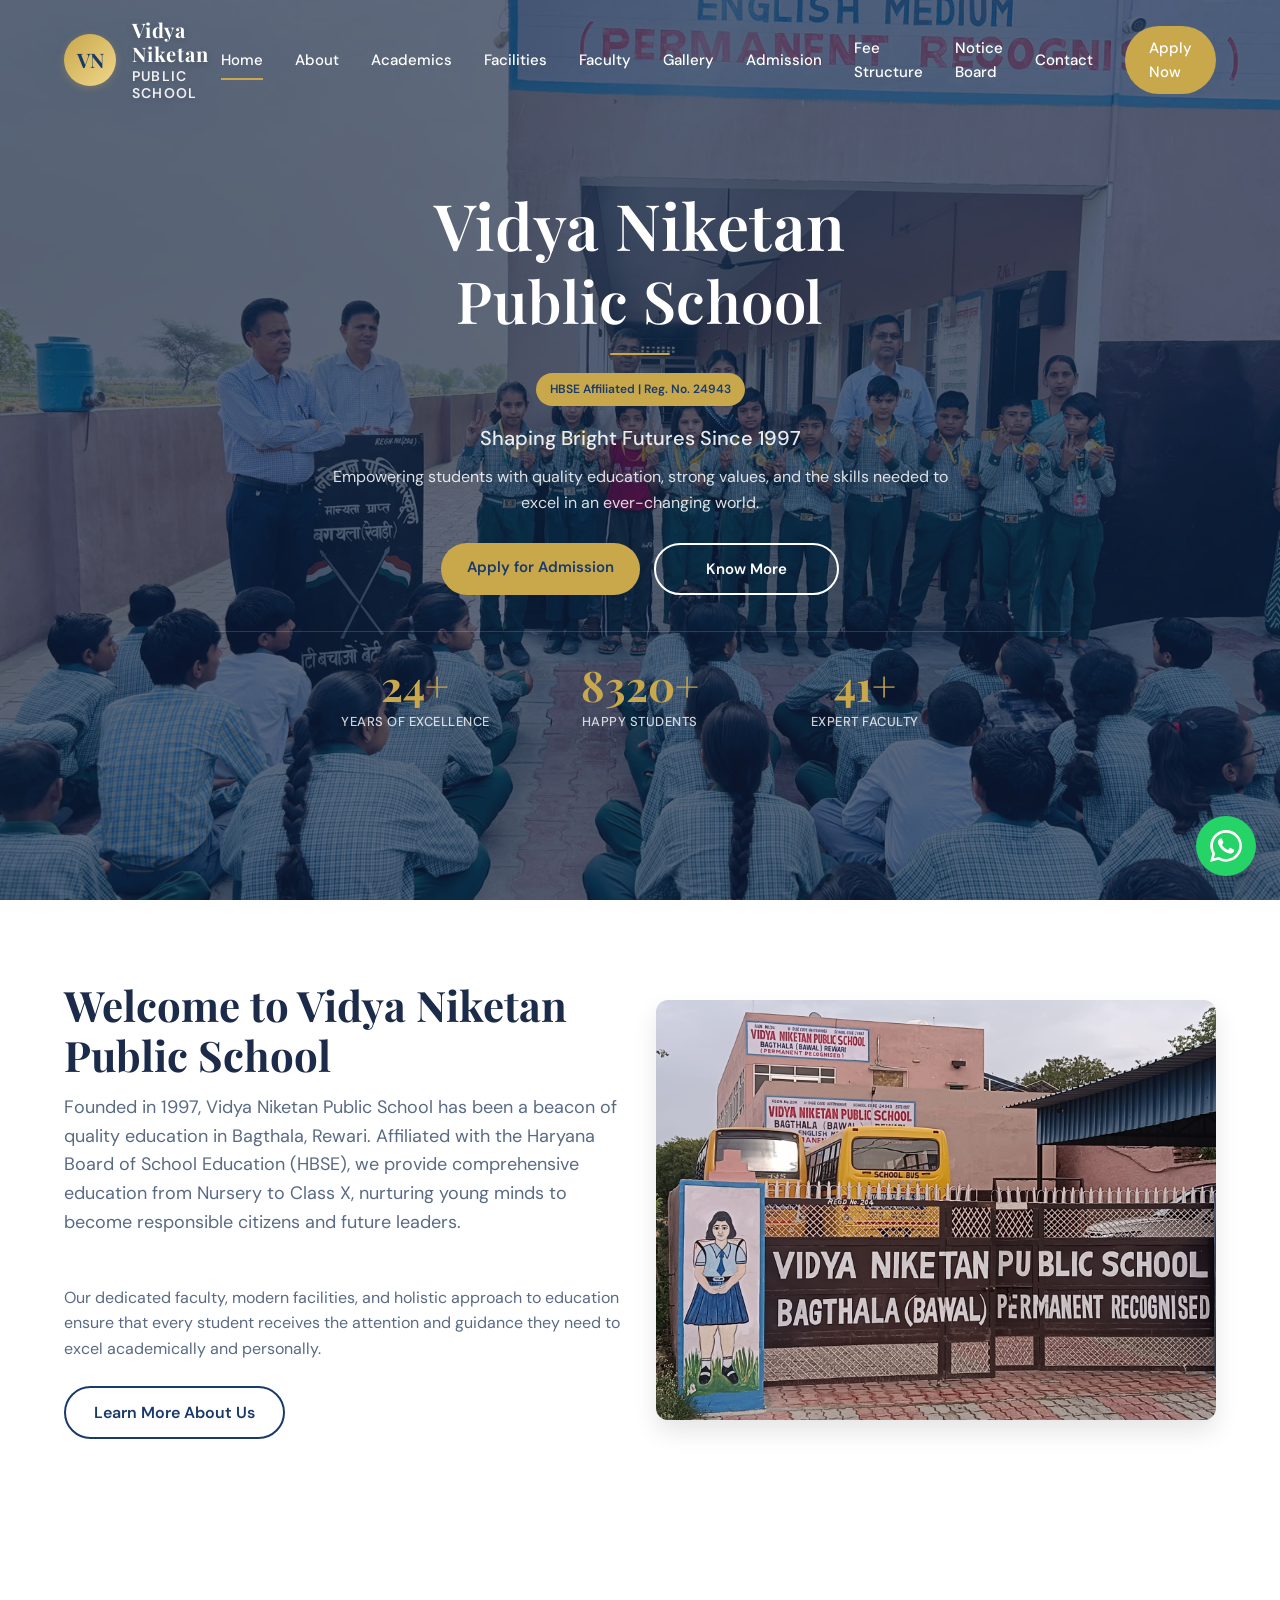
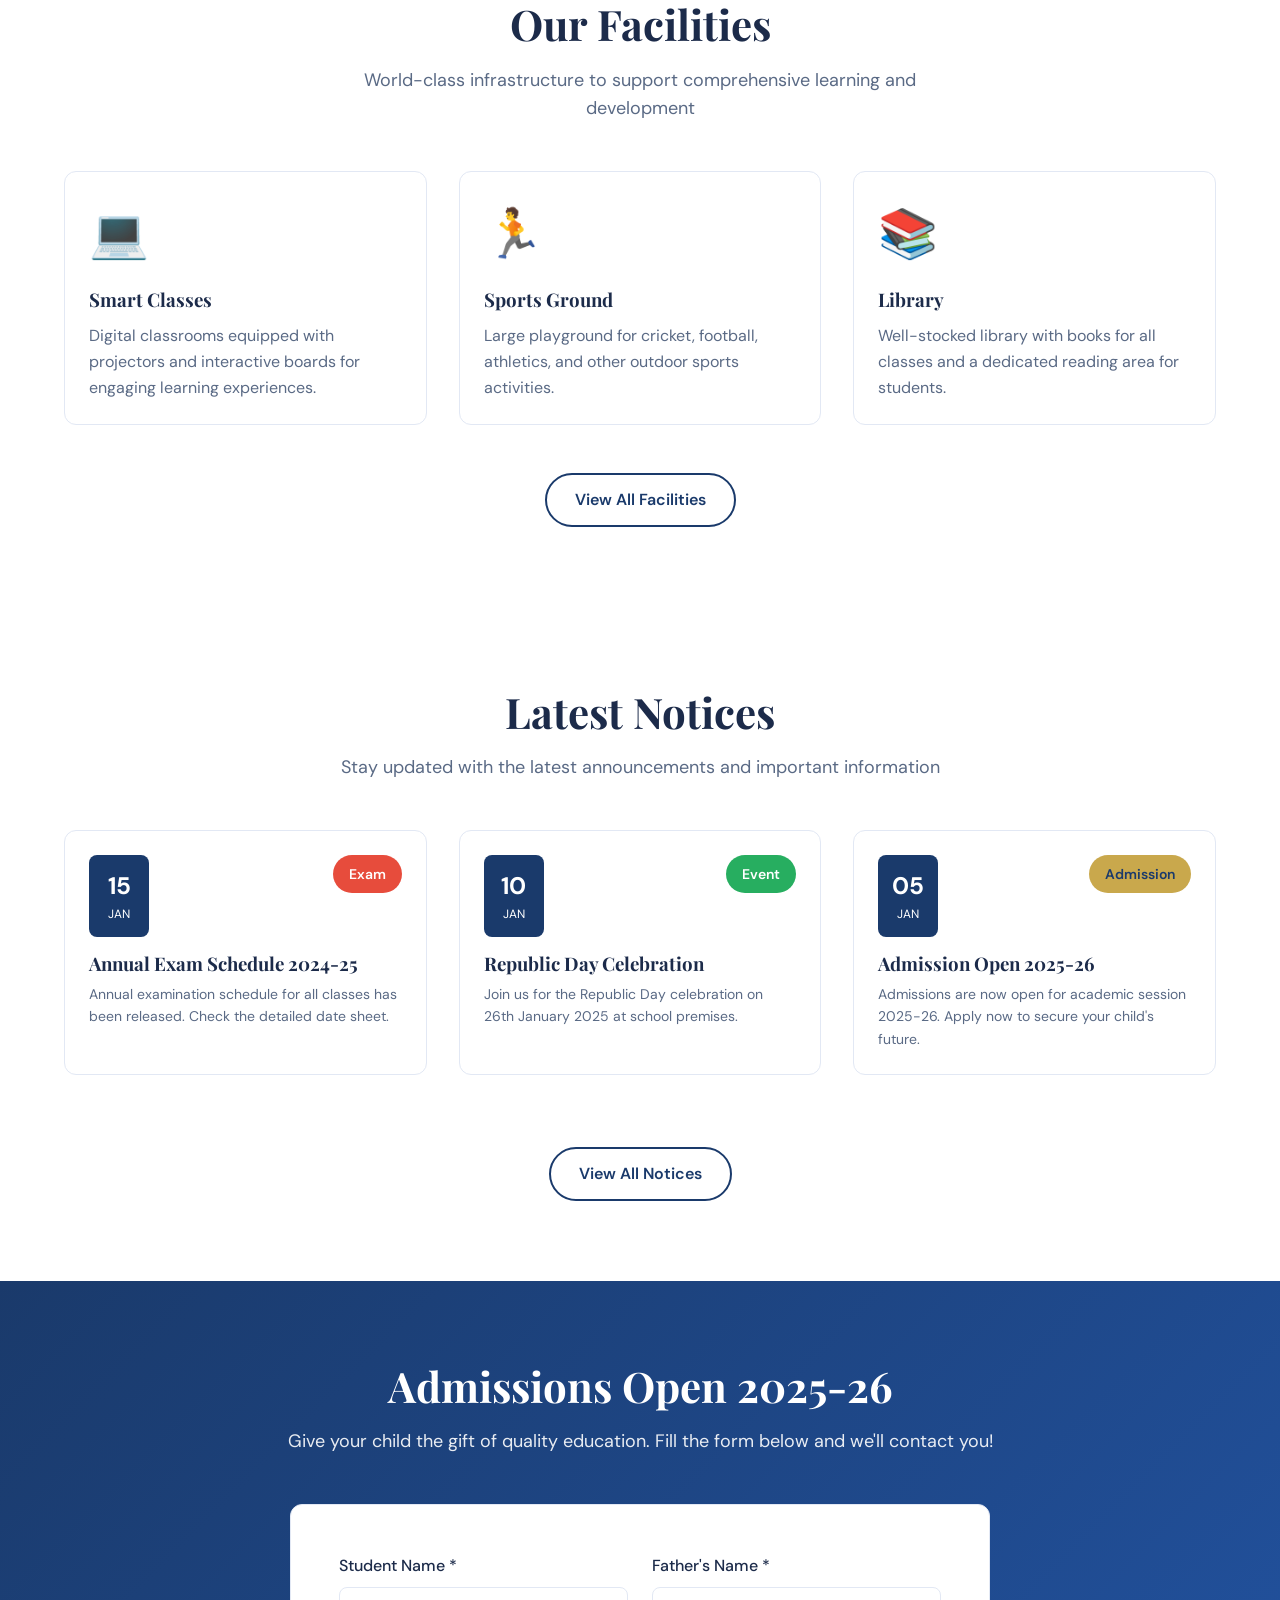
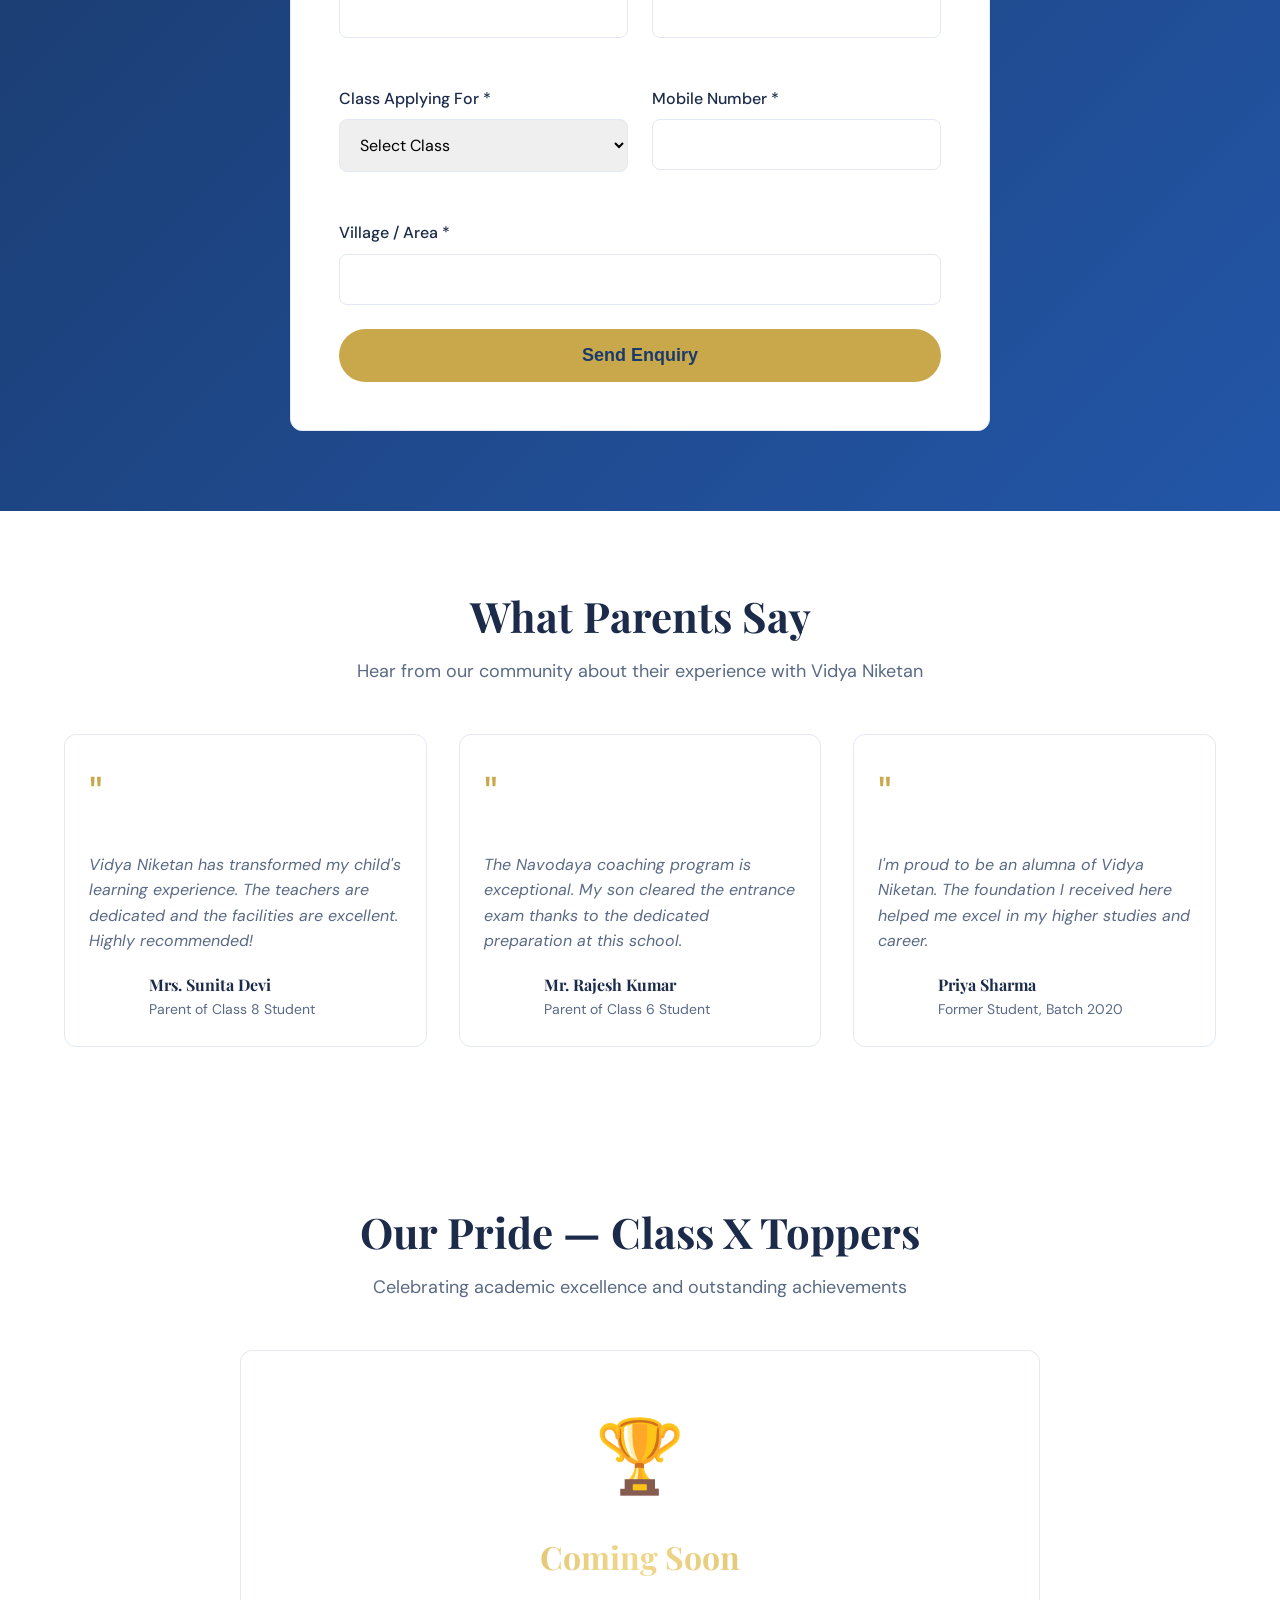
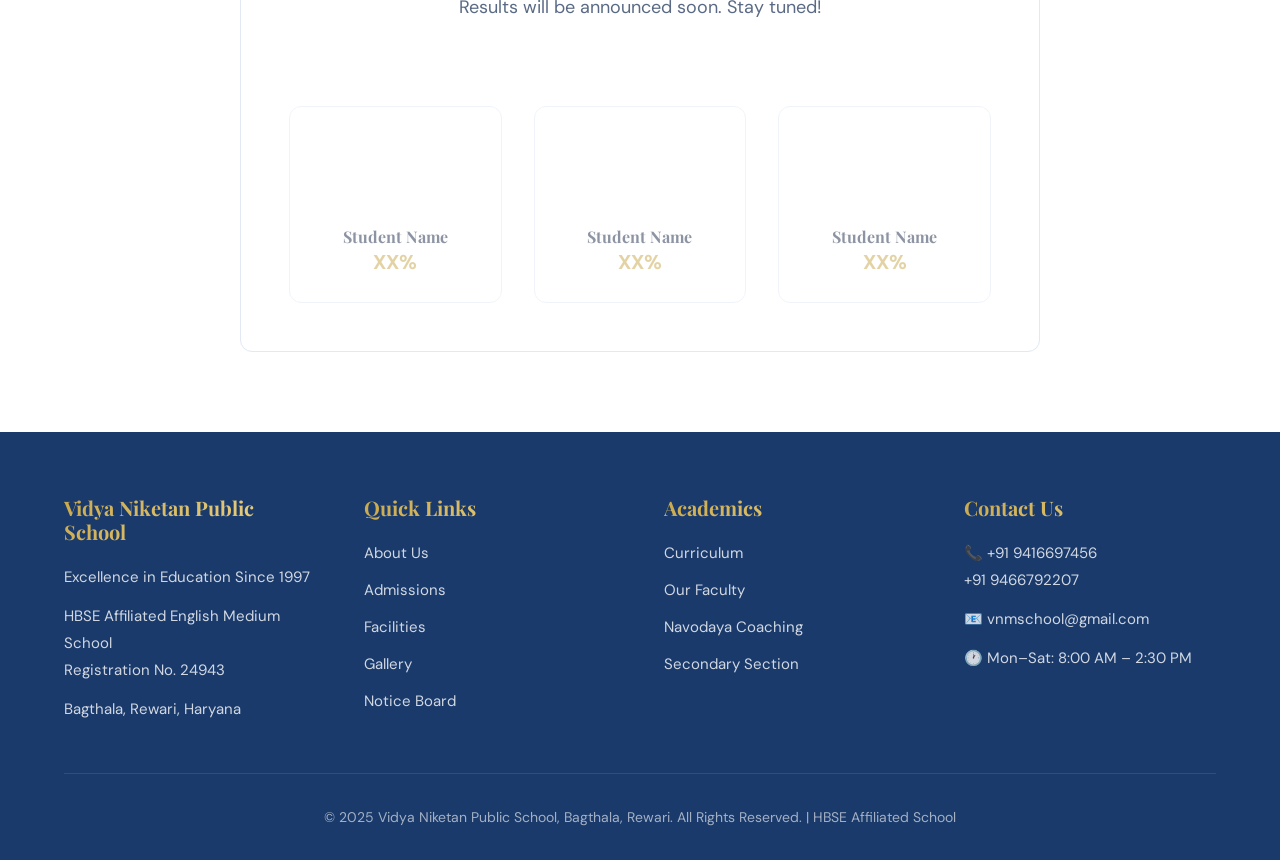
<file: index.html>
<!DOCTYPE html>
<html lang="en">
<head>
    <meta charset="UTF-8">
    <meta name="viewport" content="width=device-width, initial-scale=1.0">
    <meta name="description" content="Vidya Niketan Public School, Bagthala, Rewari, Haryana — HBSE Affiliated English Medium School offering quality education from Nursery to Class X since 1997.">
    <meta name="keywords" content="Vidya Niketan Public School, Rewari school, HBSE school Rewari, English medium school Haryana, Bagthala school, Navodaya coaching Rewari">
    <meta property="og:title" content="Vidya Niketan Public School — Excellence in Education Since 1997">
    <meta property="og:description" content="HBSE Affiliated school in Bagthala, Rewari. Admissions open for 2025-26.">
    <meta property="og:type" content="website">
    <title>Vidya Niketan Public School — Excellence in Education Since 1997</title>
    <link rel="preconnect" href="https://fonts.googleapis.com">
    <link rel="preconnect" href="https://fonts.gstatic.com" crossorigin>
    <link href="https://fonts.googleapis.com/css2?family=DM+Sans:wght@300;400;500;600;700&family=Playfair+Display:wght@300;400;500;600;700&display=swap" rel="stylesheet">
    <link rel="stylesheet" href="css/style.css">
    <link rel="stylesheet" href="css/animations.css">
    <link rel="stylesheet" href="css/responsive.css">
</head>
<body>
    <!-- Navigation -->
    <nav class="navbar">
        <div class="navbar-container">
            <a href="index.html" class="navbar-logo">
                <div class="logo-monogram">VN</div>
                <div class="logo-text">
                    <span class="logo-text-line-1">Vidya Niketan</span>
                    <span class="logo-text-line-2">Public School</span>
                </div>
            </a>
            <div class="navbar-menu">
                <a href="index.html">Home</a>
                <a href="about.html">About</a>
                <a href="academics.html">Academics</a>
                <a href="facilities.html">Facilities</a>
                <a href="faculty.html">Faculty</a>
                <a href="gallery.html">Gallery</a>
                <a href="admission.html">Admission</a>
                <a href="fee-structure.html">Fee Structure</a>
                <a href="notice-board.html">Notice Board</a>
                <a href="contact.html">Contact</a>
                <a href="admission.html" class="btn-primary">Apply Now</a>
            </div>
            <div class="hamburger">
                <span></span>
                <span></span>
                <span></span>
            </div>
        </div>
    </nav>

    <!-- Hero Section -->
    <section class="hero">
        <div class="hero-overlay"></div>
        <div class="container">
            <div class="hero-content">
                <div class="hero-school-name animate-fade-in-up">
                    <h1 class="school-name-line-1">Vidya Niketan</h1>
                    <h1 class="school-name-line-2">Public School</h1>
                </div>
                <div class="hero-decorative-divider animate-fade-in-up delay-100"></div>
                <div class="badge animate-fade-in-up delay-200">HBSE Affiliated | Reg. No. 24943</div>
                <p class="hero-tagline animate-fade-in-up delay-300">Shaping Bright Futures Since 1997</p>
                <p class="hero-description animate-fade-in-up delay-400">Empowering students with quality education, strong values, and the skills needed to excel in an ever-changing world.</p>
                <div class="hero-buttons animate-fade-in-up delay-500">
                    <a href="admission.html" class="btn-primary">Apply for Admission</a>
                    <a href="about.html" class="btn-secondary">Know More</a>
                </div>
                <div class="stats-section animate-fade-in-up delay-600">
                    <div class="stats-grid">
                        <div class="stat-item">
                            <div class="counter" data-target="29">0</div>
                            <p>Years of Excellence</p>
                        </div>
                        <div class="stat-item">
                            <div class="counter" data-target="10000">0</div>
                            <p>Happy Students</p>
                        </div>
                        <div class="stat-item">
                            <div class="counter" data-target="50">0</div>
                            <p>Expert Faculty</p>
                        </div>
                    </div>
                </div>
            </div>
        </div>
    </section>

    <!-- About Preview Section -->
    <section class="section-padding" style="background-color: var(--white);">
        <div class="container">
            <div class="grid-2" style="align-items: center;">
                <div class="fade-left">
                    <div class="section-header text-left">
                        <h2>Welcome to Vidya Niketan Public School</h2>
                        <p>Founded in 1997, Vidya Niketan Public School has been a beacon of quality education in Bagthala, Rewari. Affiliated with the Haryana Board of School Education (HBSE), we provide comprehensive education from Nursery to Class X, nurturing young minds to become responsible citizens and future leaders.</p>
                    </div>
                    <p style="margin-bottom: 24px; color: var(--text-muted);">Our dedicated faculty, modern facilities, and holistic approach to education ensure that every student receives the attention and guidance they need to excel academically and personally.</p>
                    <a href="about.html" class="btn-outline">Learn More About Us</a>
                </div>
                <div class="fade-right">
                    <img src="images/school-campus.jpeg" alt="School Campus" style="border-radius: 12px; box-shadow: var(--shadow-lg);">
                </div>
            </div>
        </div>
    </section>

    <!-- Facilities Highlights -->
    <section class="section-padding">
        <div class="container">
            <div class="section-header text-center fade-up">
                <h2>Our Facilities</h2>
                <p>World-class infrastructure to support comprehensive learning and development</p>
            </div>
            <div class="grid-3">
                <div class="card fade-up">
                    <div style="font-size: 48px; margin-bottom: 16px;">💻</div>
                    <h3 style="margin-bottom: 12px;">Smart Classes</h3>
                    <p style="color: var(--text-muted);">Digital classrooms equipped with projectors and interactive boards for engaging learning experiences.</p>
                </div>
                <div class="card fade-up delay-100">
                    <div style="font-size: 48px; margin-bottom: 16px;">🏃</div>
                    <h3 style="margin-bottom: 12px;">Sports Ground</h3>
                    <p style="color: var(--text-muted);">Large playground for cricket, football, athletics, and other outdoor sports activities.</p>
                </div>
                <div class="card fade-up delay-200">
                    <div style="font-size: 48px; margin-bottom: 16px;">📚</div>
                    <h3 style="margin-bottom: 12px;">Library</h3>
                    <p style="color: var(--text-muted);">Well-stocked library with books for all classes and a dedicated reading area for students.</p>
                </div>
            </div>
            <div class="text-center" style="margin-top: 48px;">
                <a href="facilities.html" class="btn-outline">View All Facilities</a>
            </div>
        </div>
    </section>

    <!-- Latest Notices -->
    <section class="section-padding" style="background-color: var(--white);">
        <div class="container">
            <div class="section-header text-center fade-up">
                <h2>Latest Notices</h2>
                <p>Stay updated with the latest announcements and important information</p>
            </div>
            <div class="grid-3">
                <div class="card notice-card fade-up">
                    <div style="display: flex; justify-content: space-between; align-items: start; margin-bottom: 16px;">
                        <div style="background-color: var(--primary); color: var(--white); padding: 12px; border-radius: 8px; text-align: center; min-width: 60px;">
                            <div style="font-size: 24px; font-weight: 700;">15</div>
                            <div style="font-size: 12px;">JAN</div>
                        </div>
                        <span class="badge" style="background-color: #e74c3c; color: white;">Exam</span>
                    </div>
                    <h3 style="margin-bottom: 8px;">Annual Exam Schedule 2024-25</h3>
                    <p style="color: var(--text-muted); font-size: 14px;">Annual examination schedule for all classes has been released. Check the detailed date sheet.</p>
                </div>
                <div class="card notice-card fade-up delay-100">
                    <div style="display: flex; justify-content: space-between; align-items: start; margin-bottom: 16px;">
                        <div style="background-color: var(--primary); color: var(--white); padding: 12px; border-radius: 8px; text-align: center; min-width: 60px;">
                            <div style="font-size: 24px; font-weight: 700;">10</div>
                            <div style="font-size: 12px;">JAN</div>
                        </div>
                        <span class="badge" style="background-color: #27ae60; color: white;">Event</span>
                    </div>
                    <h3 style="margin-bottom: 8px;">Republic Day Celebration</h3>
                    <p style="color: var(--text-muted); font-size: 14px;">Join us for the Republic Day celebration on 26th January 2025 at school premises.</p>
                </div>
                <div class="card notice-card fade-up delay-200">
                    <div style="display: flex; justify-content: space-between; align-items: start; margin-bottom: 16px;">
                        <div style="background-color: var(--primary); color: var(--white); padding: 12px; border-radius: 8px; text-align: center; min-width: 60px;">
                            <div style="font-size: 24px; font-weight: 700;">05</div>
                            <div style="font-size: 12px;">JAN</div>
                        </div>
                        <span class="badge">Admission</span>
                    </div>
                    <h3 style="margin-bottom: 8px;">Admission Open 2025-26</h3>
                    <p style="color: var(--text-muted); font-size: 14px;">Admissions are now open for academic session 2025-26. Apply now to secure your child's future.</p>
                </div>
            </div>
            <div class="text-center" style="margin-top: 48px;">
                <a href="notice-board.html" class="btn-outline">View All Notices</a>
            </div>
        </div>
    </section>

    <!-- Admission CTA Banner with Form -->
    <section style="background: linear-gradient(135deg, var(--primary), var(--secondary)); padding: 80px 0;">
        <div class="container">
            <div class="text-center" style="margin-bottom: 48px;">
                <h2 style="color: var(--white); font-size: 42px; margin-bottom: 16px;" class="fade-up">Admissions Open 2025-26</h2>
                <p style="color: var(--white); font-size: 18px; opacity: 0.9;" class="fade-up delay-100">Give your child the gift of quality education. Fill the form below and we'll contact you!</p>
            </div>
            <div class="card fade-up delay-200" style="max-width: 700px; margin: 0 auto; padding: 48px; background-color: var(--white);">
                <form id="homeAdmissionForm">
                    <div class="form-grid">
                        <div class="form-group"><label for="homeStudentName">Student Name *</label><input type="text" id="homeStudentName" name="studentName" required></div>
                        <div class="form-group"><label for="homeFatherName">Father's Name *</label><input type="text" id="homeFatherName" name="fatherName" required></div>
                        <div class="form-group"><label for="homeClass">Class Applying For *</label><select id="homeClass" name="classApplying" required><option value="">Select Class</option><option value="Nursery">Nursery</option><option value="LKG">LKG</option><option value="UKG">UKG</option><option value="Class I">Class I</option><option value="Class II">Class II</option><option value="Class III">Class III</option><option value="Class IV">Class IV</option><option value="Class V">Class V</option><option value="Class VI">Class VI</option><option value="Class VII">Class VII</option><option value="Class VIII">Class VIII</option><option value="Class IX">Class IX</option><option value="Class X">Class X</option></select></div>
                        <div class="form-group"><label for="homeMobile">Mobile Number *</label><input type="tel" id="homeMobile" name="mobile" pattern="[0-9]{10}" maxlength="10" required></div>
                        <div class="form-group full-width"><label for="homeVillage">Village / Area *</label><input type="text" id="homeVillage" name="village" required></div>
                    </div>
                    <button type="submit" class="btn-primary" style="width: 100%; font-size: 18px; padding: 16px;">Send Enquiry</button>
                </form>
            </div>
        </div>
    </section>

    <!-- Testimonials -->
    <section class="section-padding">
        <div class="container">
            <div class="section-header text-center fade-up">
                <h2>What Parents Say</h2>
                <p>Hear from our community about their experience with Vidya Niketan</p>
            </div>
            <div class="grid-3">
                <div class="card fade-up">
                    <div style="color: var(--accent); font-size: 48px; margin-bottom: 16px;">"</div>
                    <p style="color: var(--text-muted); margin-bottom: 20px; font-style: italic;">Vidya Niketan has transformed my child's learning experience. The teachers are dedicated and the facilities are excellent. Highly recommended!</p>
                    <div style="display: flex; align-items: center; gap: 12px;">
                        <div style="width: 48px; height: 48px; background-color: var(--white); border-radius: 50%;"></div>
                        <div>
                            <h4 style="font-size: 16px; margin-bottom: 4px;">Mrs. Sunita Devi</h4>
                            <p style="font-size: 14px; color: var(--text-muted);">Parent of Class 8 Student</p>
                        </div>
                    </div>
                </div>
                <div class="card fade-up delay-100">
                    <div style="color: var(--accent); font-size: 48px; margin-bottom: 16px;">"</div>
                    <p style="color: var(--text-muted); margin-bottom: 20px; font-style: italic;">The Navodaya coaching program is exceptional. My son cleared the entrance exam thanks to the dedicated preparation at this school.</p>
                    <div style="display: flex; align-items: center; gap: 12px;">
                        <div style="width: 48px; height: 48px; background-color: var(--white); border-radius: 50%;"></div>
                        <div>
                            <h4 style="font-size: 16px; margin-bottom: 4px;">Mr. Rajesh Kumar</h4>
                            <p style="font-size: 14px; color: var(--text-muted);">Parent of Class 6 Student</p>
                        </div>
                    </div>
                </div>
                <div class="card fade-up delay-200">
                    <div style="color: var(--accent); font-size: 48px; margin-bottom: 16px;">"</div>
                    <p style="color: var(--text-muted); margin-bottom: 20px; font-style: italic;">I'm proud to be an alumna of Vidya Niketan. The foundation I received here helped me excel in my higher studies and career.</p>
                    <div style="display: flex; align-items: center; gap: 12px;">
                        <div style="width: 48px; height: 48px; background-color: var(--white); border-radius: 50%;"></div>
                        <div>
                            <h4 style="font-size: 16px; margin-bottom: 4px;">Priya Sharma</h4>
                            <p style="font-size: 14px; color: var(--text-muted);">Former Student, Batch 2020</p>
                        </div>
                    </div>
                </div>
            </div>
        </div>
    </section>

    <!-- Class X Toppers Section -->
    <section class="section-padding" style="background-color: var(--white);">
        <div class="container">
            <div class="section-header text-center fade-up">
                <h2>Our Pride — Class X Toppers</h2>
                <p>Celebrating academic excellence and outstanding achievements</p>
            </div>
            <div class="card text-center fade-up" style="max-width: 800px; margin: 0 auto; padding: 48px;">
                <div style="font-size: 72px; margin-bottom: 24px;" class="animate-float">🏆</div>
                <h3 style="font-size: 32px; margin-bottom: 16px; background: linear-gradient(90deg, var(--accent), #f0d78c, var(--accent)); -webkit-background-clip: text; -webkit-text-fill-color: transparent; background-clip: text;">Coming Soon</h3>
                <p style="color: var(--text-muted); font-size: 18px; margin-bottom: 32px;">Results will be announced soon. Stay tuned!</p>
                <div class="shimmer" style="height: 4px; border-radius: 2px; max-width: 200px; margin: 0 auto;"></div>
                <div class="grid-3" style="margin-top: 48px; opacity: 0.5;">
                    <div class="card" style="padding: 24px;">
                        <div style="width: 80px; height: 80px; background-color: var(--white); border-radius: 50%; margin: 0 auto 16px;"></div>
                        <h4 style="font-size: 16px;">Student Name</h4>
                        <p style="color: var(--accent); font-weight: 700; font-size: 20px;">XX%</p>
                    </div>
                    <div class="card" style="padding: 24px;">
                        <div style="width: 80px; height: 80px; background-color: var(--white); border-radius: 50%; margin: 0 auto 16px;"></div>
                        <h4 style="font-size: 16px;">Student Name</h4>
                        <p style="color: var(--accent); font-weight: 700; font-size: 20px;">XX%</p>
                    </div>
                    <div class="card" style="padding: 24px;">
                        <div style="width: 80px; height: 80px; background-color: var(--white); border-radius: 50%; margin: 0 auto 16px;"></div>
                        <h4 style="font-size: 16px;">Student Name</h4>
                        <p style="color: var(--accent); font-weight: 700; font-size: 20px;">XX%</p>
                    </div>
                </div>
            </div>
        </div>
    </section>

    <!-- Footer -->
    <footer class="footer">
        <div class="container">
            <div class="footer-grid">
                <div class="footer-section">
                    <h3>Vidya Niketan Public School</h3>
                    <p>Excellence in Education Since 1997</p>
                    <p style="margin-top: 12px;">HBSE Affiliated English Medium School<br>Registration No. 24943</p>
                    <p style="margin-top: 12px;">Bagthala, Rewari, Haryana</p>
                </div>
                <div class="footer-section">
                    <h3>Quick Links</h3>
                    <ul>
                        <li><a href="about.html">About Us</a></li>
                        <li><a href="admission.html">Admissions</a></li>
                        <li><a href="facilities.html">Facilities</a></li>
                        <li><a href="gallery.html">Gallery</a></li>
                        <li><a href="notice-board.html">Notice Board</a></li>
                    </ul>
                </div>
                <div class="footer-section">
                    <h3>Academics</h3>
                    <ul>
                        <li><a href="academics.html">Curriculum</a></li>
                        <li><a href="faculty.html">Our Faculty</a></li>
                        <li><a href="academics.html#navodaya">Navodaya Coaching</a></li>
                        <li><a href="academics.html#secondary">Secondary Section</a></li>
                    </ul>
                </div>
                <div class="footer-section">
                    <h3>Contact Us</h3>
                    <p>📞 +91 9416697456<br>+91 9466792207</p>
                    <p style="margin-top: 12px;">📧 vnmschool@gmail.com</p>
                    <p style="margin-top: 12px;">🕐 Mon–Sat: 8:00 AM – 2:30 PM</p>
                </div>
            </div>
            <div class="footer-bottom">
                <p>&copy; 2025 Vidya Niketan Public School, Bagthala, Rewari. All Rights Reserved. | HBSE Affiliated School</p>
            </div>
        </div>
    </footer>

    <!-- WhatsApp Button -->
    <a href="#" class="whatsapp-btn" aria-label="Chat on WhatsApp">
        <svg viewBox="0 0 24 24"><path d="M17.472 14.382c-.297-.149-1.758-.867-2.03-.967-.273-.099-.471-.148-.67.15-.197.297-.767.966-.94 1.164-.173.199-.347.223-.644.075-.297-.15-1.255-.463-2.39-1.475-.883-.788-1.48-1.761-1.653-2.059-.173-.297-.018-.458.13-.606.134-.133.298-.347.446-.52.149-.174.198-.298.298-.497.099-.198.05-.371-.025-.52-.075-.149-.669-1.612-.916-2.207-.242-.579-.487-.5-.669-.51-.173-.008-.371-.01-.57-.01-.198 0-.52.074-.792.372-.272.297-1.04 1.016-1.04 2.479 0 1.462 1.065 2.875 1.213 3.074.149.198 2.096 3.2 5.077 4.487.709.306 1.262.489 1.694.625.712.227 1.36.195 1.871.118.571-.085 1.758-.719 2.006-1.413.248-.694.248-1.289.173-1.413-.074-.124-.272-.198-.57-.347m-5.421 7.403h-.004a9.87 9.87 0 01-5.031-1.378l-.361-.214-3.741.982.998-3.648-.235-.374a9.86 9.86 0 01-1.51-5.26c.001-5.45 4.436-9.884 9.888-9.884 2.64 0 5.122 1.03 6.988 2.898a9.825 9.825 0 012.893 6.994c-.003 5.45-4.437 9.884-9.885 9.884m8.413-18.297A11.815 11.815 0 0012.05 0C5.495 0 .16 5.335.157 11.892c0 2.096.547 4.142 1.588 5.945L.057 24l6.305-1.654a11.882 11.882 0 005.683 1.448h.005c6.554 0 11.89-5.335 11.893-11.893a11.821 11.821 0 00-3.48-8.413z"/></svg>
    </a>

    <!-- Back to Top Button -->
    <button class="back-to-top" aria-label="Back to top">
        <svg width="24" height="24" viewBox="0 0 24 24" fill="none" stroke="currentColor" stroke-width="2" stroke-linecap="round" stroke-linejoin="round"><polyline points="18 15 12 9 6 15"></polyline></svg>
    </button>

    <!-- JavaScript -->
    <script src="js/main.js"></script>
    <script src="js/counter.js"></script>
    <script>
        // Home Admission Form
        document.getElementById('homeAdmissionForm').addEventListener('submit', function(e) {
            e.preventDefault();
            clearAllErrors(this);
            let isValid = true;
            const requiredFields = this.querySelectorAll('[required]');
            requiredFields.forEach(field => {
                if (!field.value.trim()) {
                    showError(field, 'This field is required');
                    isValid = false;
                }
            });
            const mobileField = document.getElementById('homeMobile');
            if (mobileField.value && !validatePhone(mobileField.value)) {
                showError(mobileField, 'Please enter a valid 10-digit mobile number');
                isValid = false;
            }
            if (isValid) {
                alert('Thank you! We will contact you soon. 📞');
                this.reset();
            }
        });
    </script>
</body>
</html>
</file>
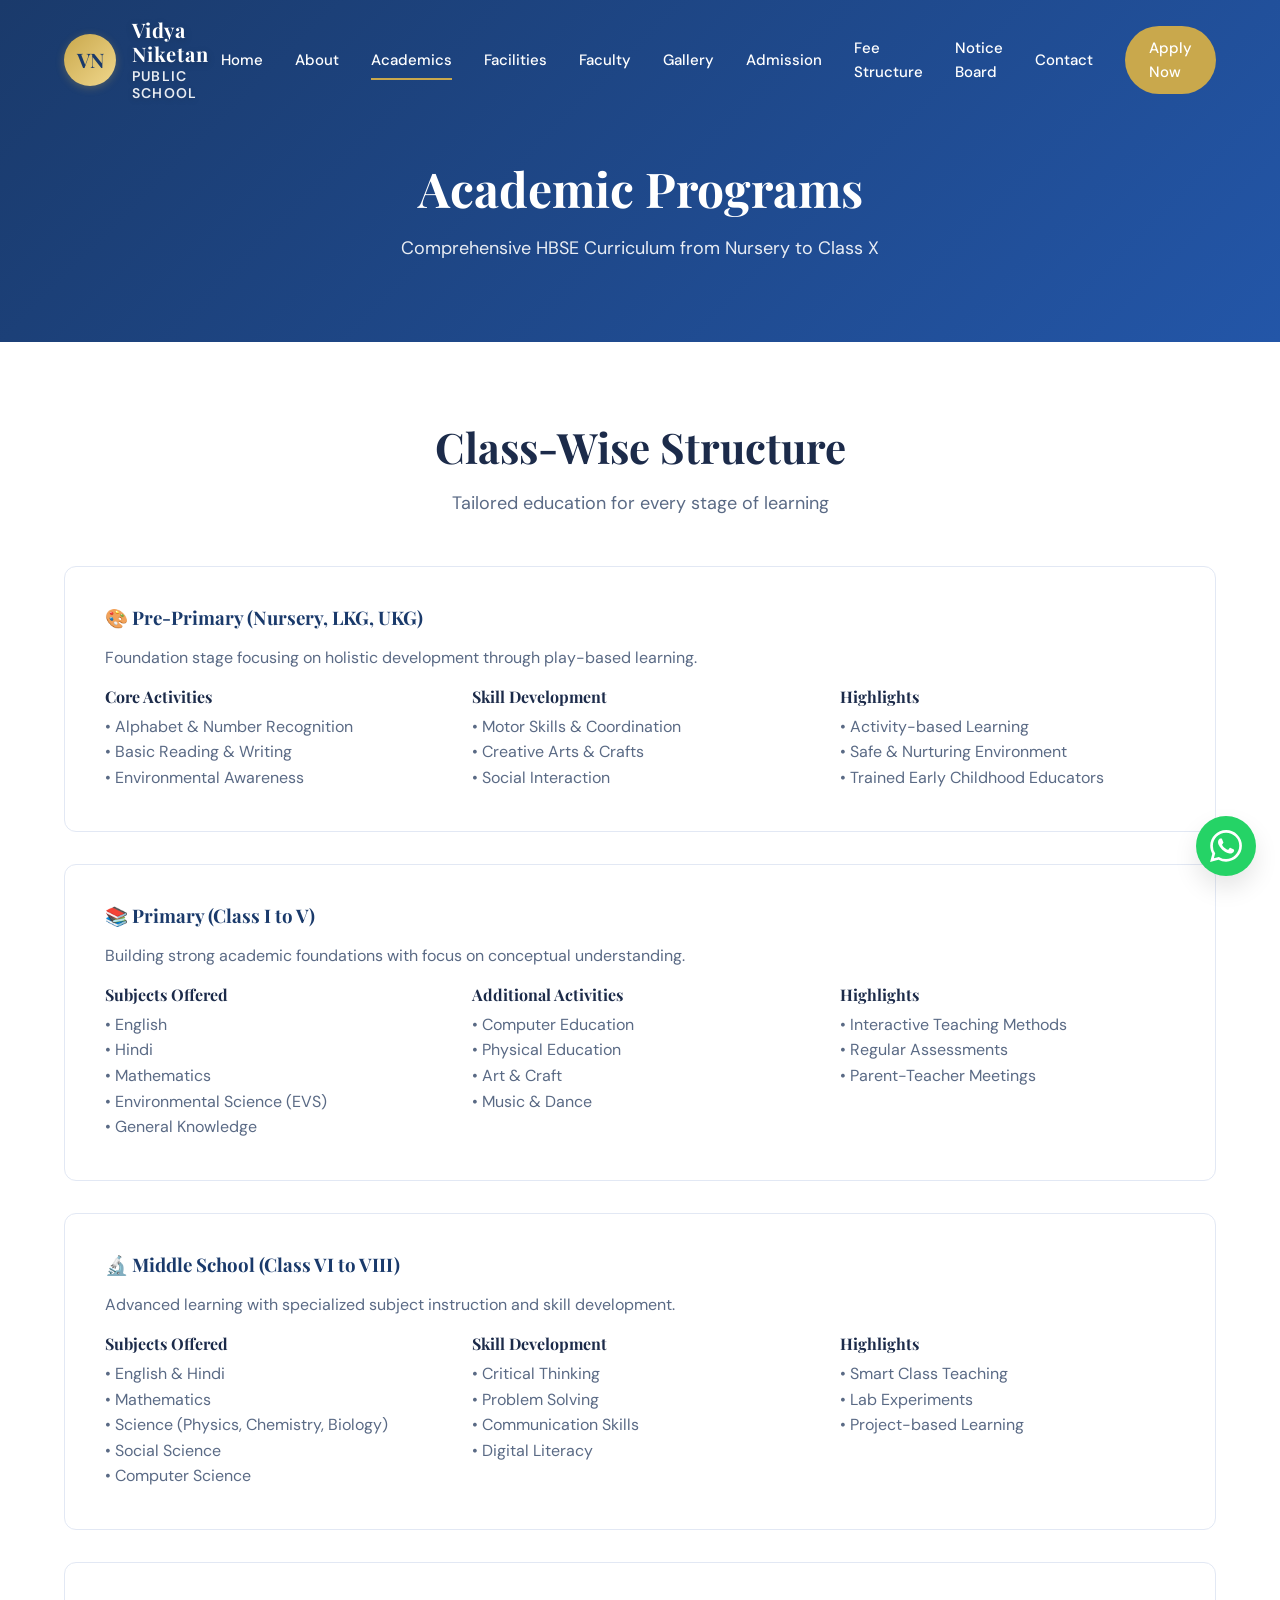
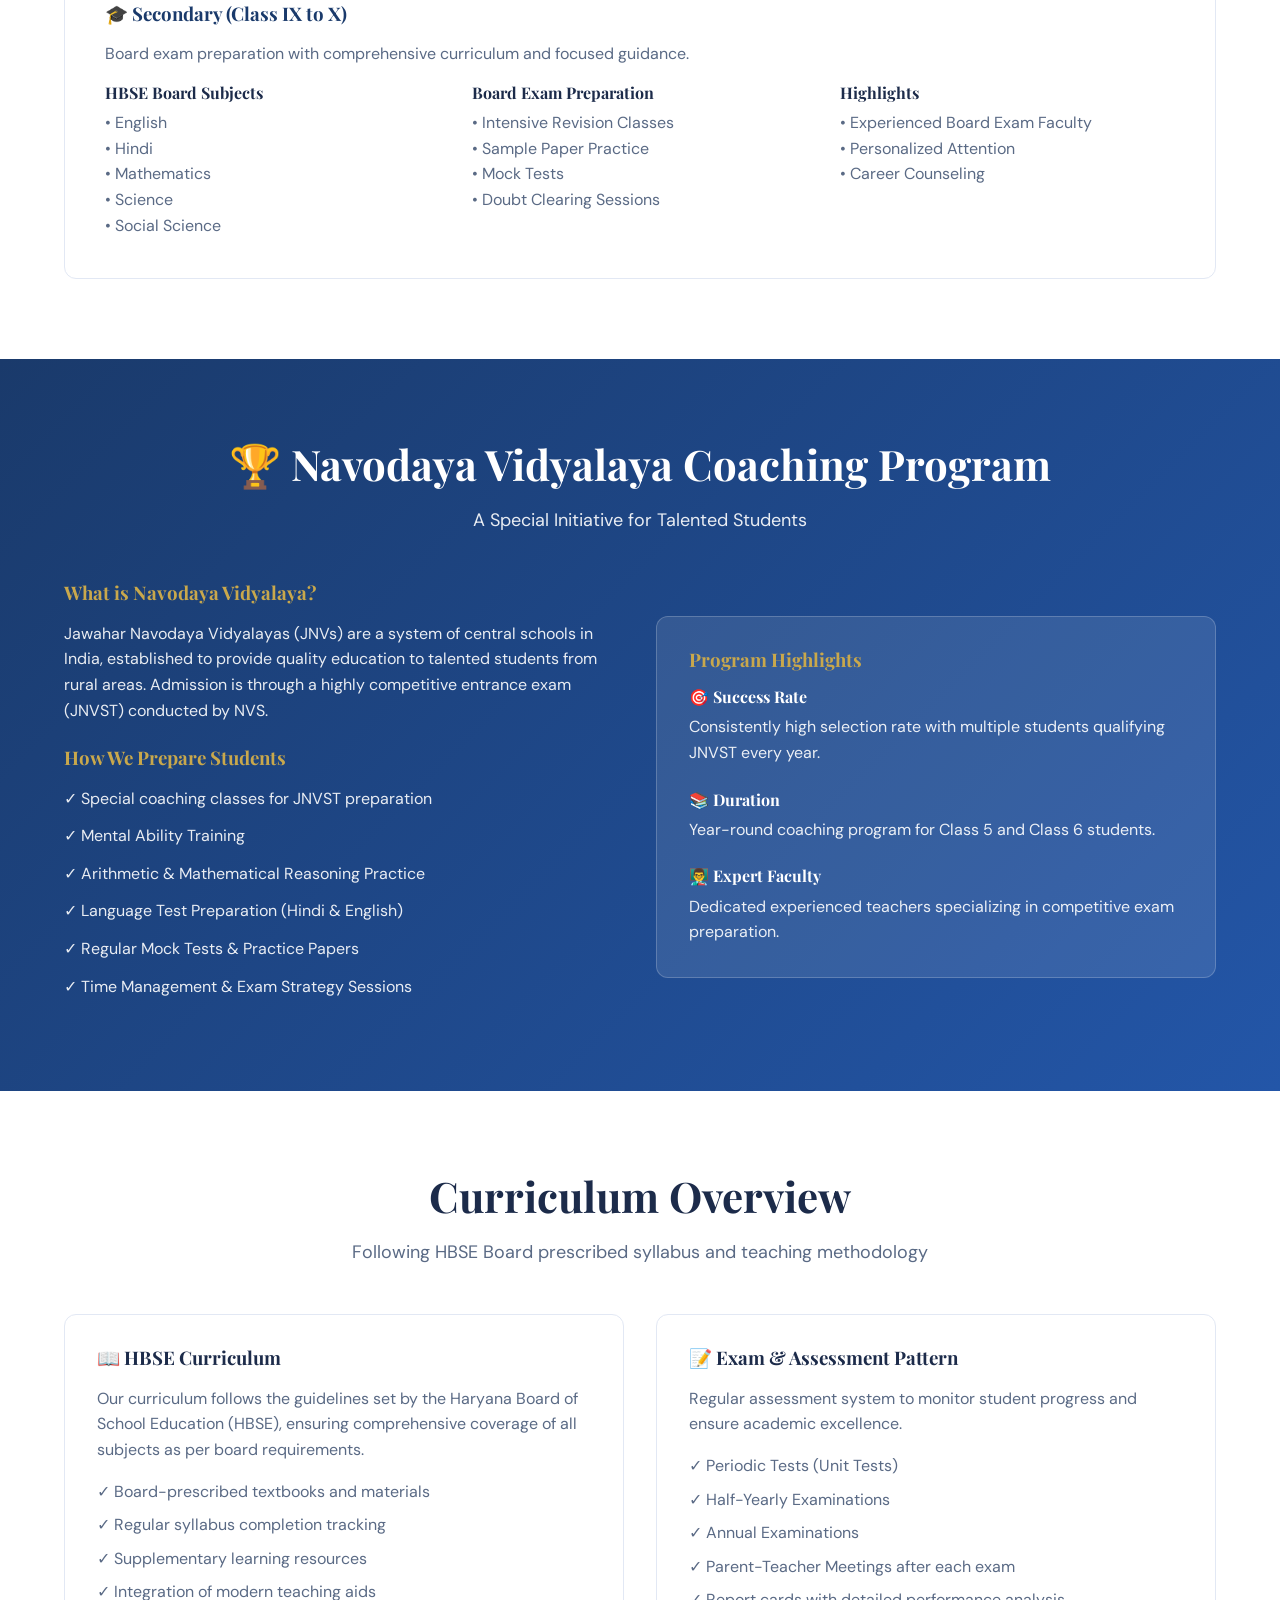
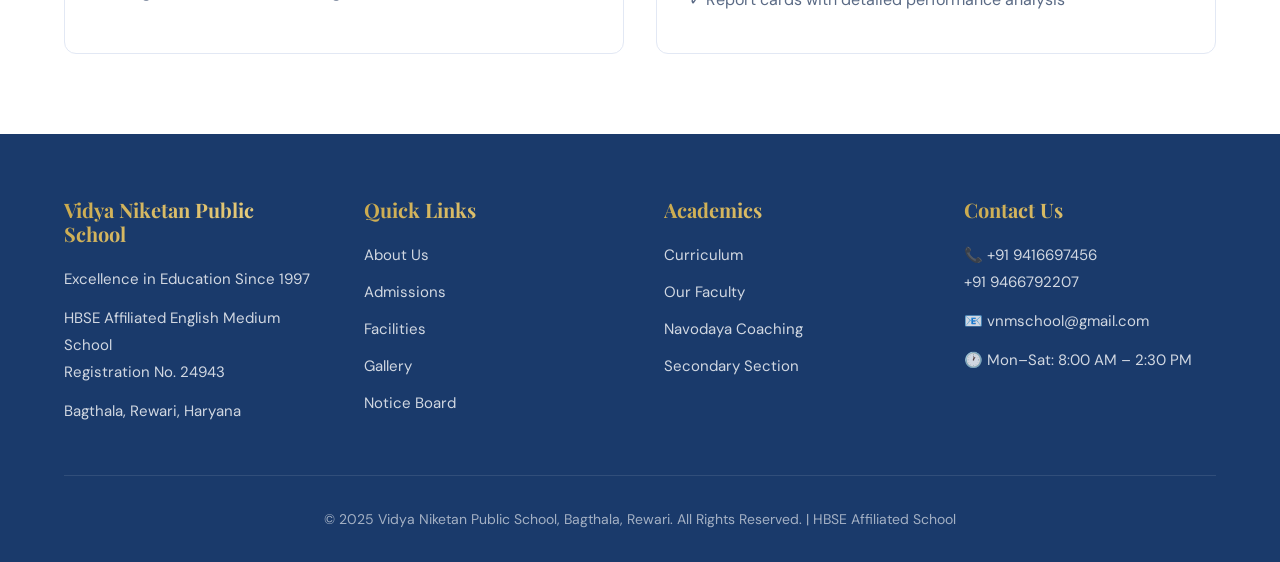
<file: academics.html>
<!DOCTYPE html>
<html lang="en">
<head>
    <meta charset="UTF-8">
    <meta name="viewport" content="width=device-width, initial-scale=1.0">
    <meta name="description" content="Academic programs at Vidya Niketan Public School - HBSE curriculum from Nursery to Class X with special Navodaya Vidyalaya coaching.">
    <title>Academics - Vidya Niketan Public School</title>
    <link rel="preconnect" href="https://fonts.googleapis.com">
    <link rel="preconnect" href="https://fonts.gstatic.com" crossorigin>
    <link href="https://fonts.googleapis.com/css2?family=DM+Sans:wght@300;400;500;600;700&family=Playfair+Display:wght@300;400;500;600;700&display=swap" rel="stylesheet">
    <link rel="stylesheet" href="css/style.css">
    <link rel="stylesheet" href="css/animations.css">
    <link rel="stylesheet" href="css/responsive.css">
</head>
<body>
    <nav class="navbar">
        <div class="navbar-container">
            <a href="index.html" class="navbar-logo">
                <div class="logo-monogram">VN</div>
                <div class="logo-text">
                    <span class="logo-text-line-1">Vidya Niketan</span>
                    <span class="logo-text-line-2">Public School</span>
                </div>
            </a>
            <div class="navbar-menu">
                <a href="index.html">Home</a>
                <a href="about.html">About</a>
                <a href="academics.html">Academics</a>
                <a href="facilities.html">Facilities</a>
                <a href="faculty.html">Faculty</a>
                <a href="gallery.html">Gallery</a>
                <a href="admission.html">Admission</a>
                <a href="fee-structure.html">Fee Structure</a>
                <a href="notice-board.html">Notice Board</a>
                <a href="contact.html">Contact</a>
                <a href="admission.html" class="btn-primary">Apply Now</a>
            </div>
            <div class="hamburger"><span></span><span></span><span></span></div>
        </div>
    </nav>

    <section class="page-hero">
        <div class="container">
            <h1 class="fade-up">Academic Programs</h1>
            <p class="fade-up delay-100">Comprehensive HBSE Curriculum from Nursery to Class X</p>
        </div>
    </section>

    <section class="section-padding">
        <div class="container">
            <div class="section-header text-center fade-up">
                <h2>Class-Wise Structure</h2>
                <p>Tailored education for every stage of learning</p>
            </div>
            
            <div id="pre-primary" class="card fade-up" style="margin-bottom: 32px; padding: 40px;">
                <h3 style="color: var(--primary); margin-bottom: 16px;">🎨 Pre-Primary (Nursery, LKG, UKG)</h3>
                <p style="color: var(--text-muted); margin-bottom: 16px;">Foundation stage focusing on holistic development through play-based learning.</p>
                <div class="grid-3">
                    <div>
                        <h4 style="margin-bottom: 8px;">Core Activities</h4>
                        <ul style="color: var(--text-muted);"><li>• Alphabet & Number Recognition</li><li>• Basic Reading & Writing</li><li>• Environmental Awareness</li></ul>
                    </div>
                    <div>
                        <h4 style="margin-bottom: 8px;">Skill Development</h4>
                        <ul style="color: var(--text-muted);"><li>• Motor Skills & Coordination</li><li>• Creative Arts & Crafts</li><li>• Social Interaction</li></ul>
                    </div>
                    <div>
                        <h4 style="margin-bottom: 8px;">Highlights</h4>
                        <ul style="color: var(--text-muted);"><li>• Activity-based Learning</li><li>• Safe & Nurturing Environment</li><li>• Trained Early Childhood Educators</li></ul>
                    </div>
                </div>
            </div>

            <div id="primary" class="card fade-up" style="margin-bottom: 32px; padding: 40px;">
                <h3 style="color: var(--primary); margin-bottom: 16px;">📚 Primary (Class I to V)</h3>
                <p style="color: var(--text-muted); margin-bottom: 16px;">Building strong academic foundations with focus on conceptual understanding.</p>
                <div class="grid-3">
                    <div>
                        <h4 style="margin-bottom: 8px;">Subjects Offered</h4>
                        <ul style="color: var(--text-muted);"><li>• English</li><li>• Hindi</li><li>• Mathematics</li><li>• Environmental Science (EVS)</li><li>• General Knowledge</li></ul>
                    </div>
                    <div>
                        <h4 style="margin-bottom: 8px;">Additional Activities</h4>
                        <ul style="color: var(--text-muted);"><li>• Computer Education</li><li>• Physical Education</li><li>• Art & Craft</li><li>• Music & Dance</li></ul>
                    </div>
                    <div>
                        <h4 style="margin-bottom: 8px;">Highlights</h4>
                        <ul style="color: var(--text-muted);"><li>• Interactive Teaching Methods</li><li>• Regular Assessments</li><li>• Parent-Teacher Meetings</li></ul>
                    </div>
                </div>
            </div>

            <div id="middle" class="card fade-up" style="margin-bottom: 32px; padding: 40px;">
                <h3 style="color: var(--primary); margin-bottom: 16px;">🔬 Middle School (Class VI to VIII)</h3>
                <p style="color: var(--text-muted); margin-bottom: 16px;">Advanced learning with specialized subject instruction and skill development.</p>
                <div class="grid-3">
                    <div>
                        <h4 style="margin-bottom: 8px;">Subjects Offered</h4>
                        <ul style="color: var(--text-muted);"><li>• English & Hindi</li><li>• Mathematics</li><li>• Science (Physics, Chemistry, Biology)</li><li>• Social Science</li><li>• Computer Science</li></ul>
                    </div>
                    <div>
                        <h4 style="margin-bottom: 8px;">Skill Development</h4>
                        <ul style="color: var(--text-muted);"><li>• Critical Thinking</li><li>• Problem Solving</li><li>• Communication Skills</li><li>• Digital Literacy</li></ul>
                    </div>
                    <div>
                        <h4 style="margin-bottom: 8px;">Highlights</h4>
                        <ul style="color: var(--text-muted);"><li>• Smart Class Teaching</li><li>• Lab Experiments</li><li>• Project-based Learning</li></ul>
                    </div>
                </div>
            </div>

            <div id="secondary" class="card fade-up" style="padding: 40px;">
                <h3 style="color: var(--primary); margin-bottom: 16px;">🎓 Secondary (Class IX to X)</h3>
                <p style="color: var(--text-muted); margin-bottom: 16px;">Board exam preparation with comprehensive curriculum and focused guidance.</p>
                <div class="grid-3">
                    <div>
                        <h4 style="margin-bottom: 8px;">HBSE Board Subjects</h4>
                        <ul style="color: var(--text-muted);"><li>• English</li><li>• Hindi</li><li>• Mathematics</li><li>• Science</li><li>• Social Science</li></ul>
                    </div>
                    <div>
                        <h4 style="margin-bottom: 8px;">Board Exam Preparation</h4>
                        <ul style="color: var(--text-muted);"><li>• Intensive Revision Classes</li><li>• Sample Paper Practice</li><li>• Mock Tests</li><li>• Doubt Clearing Sessions</li></ul>
                    </div>
                    <div>
                        <h4 style="margin-bottom: 8px;">Highlights</h4>
                        <ul style="color: var(--text-muted);"><li>• Experienced Board Exam Faculty</li><li>• Personalized Attention</li><li>• Career Counseling</li></ul>
                    </div>
                </div>
            </div>
        </div>
    </section>

    <section id="navodaya" class="section-padding" style="background: linear-gradient(135deg, var(--primary), var(--secondary)); color: var(--white);">
        <div class="container">
            <div class="section-header text-center fade-up">
                <h2 style="color: var(--white);">🏆 Navodaya Vidyalaya Coaching Program</h2>
                <p style="color: rgba(255,255,255,0.9);">A Special Initiative for Talented Students</p>
            </div>
            <div class="grid-2" style="align-items: center;">
                <div class="fade-left">
                    <h3 style="color: var(--accent); margin-bottom: 16px;">What is Navodaya Vidyalaya?</h3>
                    <p style="color: rgba(255,255,255,0.9); margin-bottom: 16px;">Jawahar Navodaya Vidyalayas (JNVs) are a system of central schools in India, established to provide quality education to talented students from rural areas. Admission is through a highly competitive entrance exam (JNVST) conducted by NVS.</p>
                    <h3 style="color: var(--accent); margin: 24px 0 16px;">How We Prepare Students</h3>
                    <ul style="color: rgba(255,255,255,0.9);">
                        <li style="margin-bottom: 12px;">✓ Special coaching classes for JNVST preparation</li>
                        <li style="margin-bottom: 12px;">✓ Mental Ability Training</li>
                        <li style="margin-bottom: 12px;">✓ Arithmetic & Mathematical Reasoning Practice</li>
                        <li style="margin-bottom: 12px;">✓ Language Test Preparation (Hindi & English)</li>
                        <li style="margin-bottom: 12px;">✓ Regular Mock Tests & Practice Papers</li>
                        <li style="margin-bottom: 12px;">✓ Time Management & Exam Strategy Sessions</li>
                    </ul>
                </div>
                <div class="fade-right">
                    <div class="card" style="background-color: rgba(255,255,255,0.1); border-color: rgba(255,255,255,0.2); padding: 32px;">
                        <h3 style="color: var(--accent); margin-bottom: 16px;">Program Highlights</h3>
                        <div style="margin-bottom: 24px;">
                            <h4 style="color: var(--white); margin-bottom: 8px;">🎯 Success Rate</h4>
                            <p style="color: rgba(255,255,255,0.9);">Consistently high selection rate with multiple students qualifying JNVST every year.</p>
                        </div>
                        <div style="margin-bottom: 24px;">
                            <h4 style="color: var(--white); margin-bottom: 8px;">📚 Duration</h4>
                            <p style="color: rgba(255,255,255,0.9);">Year-round coaching program for Class 5 and Class 6 students.</p>
                        </div>
                        <div>
                            <h4 style="color: var(--white); margin-bottom: 8px;">👨‍🏫 Expert Faculty</h4>
                            <p style="color: rgba(255,255,255,0.9);">Dedicated experienced teachers specializing in competitive exam preparation.</p>
                        </div>
                    </div>
                </div>
            </div>
        </div>
    </section>

    <section class="section-padding">
        <div class="container">
            <div class="section-header text-center fade-up">
                <h2>Curriculum Overview</h2>
                <p>Following HBSE Board prescribed syllabus and teaching methodology</p>
            </div>
            <div class="grid-2">
                <div class="card fade-left" style="padding: 32px;">
                    <h3 style="margin-bottom: 16px;">📖 HBSE Curriculum</h3>
                    <p style="color: var(--text-muted); margin-bottom: 16px;">Our curriculum follows the guidelines set by the Haryana Board of School Education (HBSE), ensuring comprehensive coverage of all subjects as per board requirements.</p>
                    <ul style="color: var(--text-muted);">
                        <li style="margin-bottom: 8px;">✓ Board-prescribed textbooks and materials</li>
                        <li style="margin-bottom: 8px;">✓ Regular syllabus completion tracking</li>
                        <li style="margin-bottom: 8px;">✓ Supplementary learning resources</li>
                        <li style="margin-bottom: 8px;">✓ Integration of modern teaching aids</li>
                    </ul>
                </div>
                <div class="card fade-right" style="padding: 32px;">
                    <h3 style="margin-bottom: 16px;">📝 Exam & Assessment Pattern</h3>
                    <p style="color: var(--text-muted); margin-bottom: 16px;">Regular assessment system to monitor student progress and ensure academic excellence.</p>
                    <ul style="color: var(--text-muted);">
                        <li style="margin-bottom: 8px;">✓ Periodic Tests (Unit Tests)</li>
                        <li style="margin-bottom: 8px;">✓ Half-Yearly Examinations</li>
                        <li style="margin-bottom: 8px;">✓ Annual Examinations</li>
                        <li style="margin-bottom: 8px;">✓ Parent-Teacher Meetings after each exam</li>
                        <li style="margin-bottom: 8px;">✓ Report cards with detailed performance analysis</li>
                    </ul>
                </div>
            </div>
        </div>
    </section>

    <footer class="footer">
        <div class="container">
            <div class="footer-grid">
                <div class="footer-section">
                    <h3>Vidya Niketan Public School</h3>
                    <p>Excellence in Education Since 1997</p>
                    <p style="margin-top: 12px;">HBSE Affiliated English Medium School<br>Registration No. 24943</p>
                    <p style="margin-top: 12px;">Bagthala, Rewari, Haryana</p>
                </div>
                <div class="footer-section">
                    <h3>Quick Links</h3>
                    <ul>
                        <li><a href="about.html">About Us</a></li>
                        <li><a href="admission.html">Admissions</a></li>
                        <li><a href="facilities.html">Facilities</a></li>
                        <li><a href="gallery.html">Gallery</a></li>
                        <li><a href="notice-board.html">Notice Board</a></li>
                    </ul>
                </div>
                <div class="footer-section">
                    <h3>Academics</h3>
                    <ul>
                        <li><a href="academics.html">Curriculum</a></li>
                        <li><a href="faculty.html">Our Faculty</a></li>
                        <li><a href="academics.html#navodaya">Navodaya Coaching</a></li>
                        <li><a href="academics.html#secondary">Secondary Section</a></li>
                    </ul>
                </div>
                <div class="footer-section">
                    <h3>Contact Us</h3>
                    <p>📞 +91 9416697456<br>+91 9466792207</p>
                    <p style="margin-top: 12px;">📧 vnmschool@gmail.com</p>
                    <p style="margin-top: 12px;">🕐 Mon–Sat: 8:00 AM – 2:30 PM</p>
                </div>
            </div>
            <div class="footer-bottom">
                <p>&copy; 2025 Vidya Niketan Public School, Bagthala, Rewari. All Rights Reserved. | HBSE Affiliated School</p>
            </div>
        </div>
    </footer>

    <a href="#" class="whatsapp-btn" aria-label="Chat on WhatsApp">
        <svg viewBox="0 0 24 24"><path d="M17.472 14.382c-.297-.149-1.758-.867-2.03-.967-.273-.099-.471-.148-.67.15-.197.297-.767.966-.94 1.164-.173.199-.347.223-.644.075-.297-.15-1.255-.463-2.39-1.475-.883-.788-1.48-1.761-1.653-2.059-.173-.297-.018-.458.13-.606.134-.133.298-.347.446-.52.149-.174.198-.298.298-.497.099-.198.05-.371-.025-.52-.075-.149-.669-1.612-.916-2.207-.242-.579-.487-.5-.669-.51-.173-.008-.371-.01-.57-.01-.198 0-.52.074-.792.372-.272.297-1.04 1.016-1.04 2.479 0 1.462 1.065 2.875 1.213 3.074.149.198 2.096 3.2 5.077 4.487.709.306 1.262.489 1.694.625.712.227 1.36.195 1.871.118.571-.085 1.758-.719 2.006-1.413.248-.694.248-1.289.173-1.413-.074-.124-.272-.198-.57-.347m-5.421 7.403h-.004a9.87 9.87 0 01-5.031-1.378l-.361-.214-3.741.982.998-3.648-.235-.374a9.86 9.86 0 01-1.51-5.26c.001-5.45 4.436-9.884 9.888-9.884 2.64 0 5.122 1.03 6.988 2.898a9.825 9.825 0 012.893 6.994c-.003 5.45-4.437 9.884-9.885 9.884m8.413-18.297A11.815 11.815 0 0012.05 0C5.495 0 .16 5.335.157 11.892c0 2.096.547 4.142 1.588 5.945L.057 24l6.305-1.654a11.882 11.882 0 005.683 1.448h.005c6.554 0 11.89-5.335 11.893-11.893a11.821 11.821 0 00-3.48-8.413z"/></svg>
    </a>

    <button class="back-to-top" aria-label="Back to top">
        <svg width="24" height="24" viewBox="0 0 24 24" fill="none" stroke="currentColor" stroke-width="2" stroke-linecap="round" stroke-linejoin="round"><polyline points="18 15 12 9 6 15"></polyline></svg>
    </button>

    <script src="js/main.js"></script>
</body>
</html>
</file>
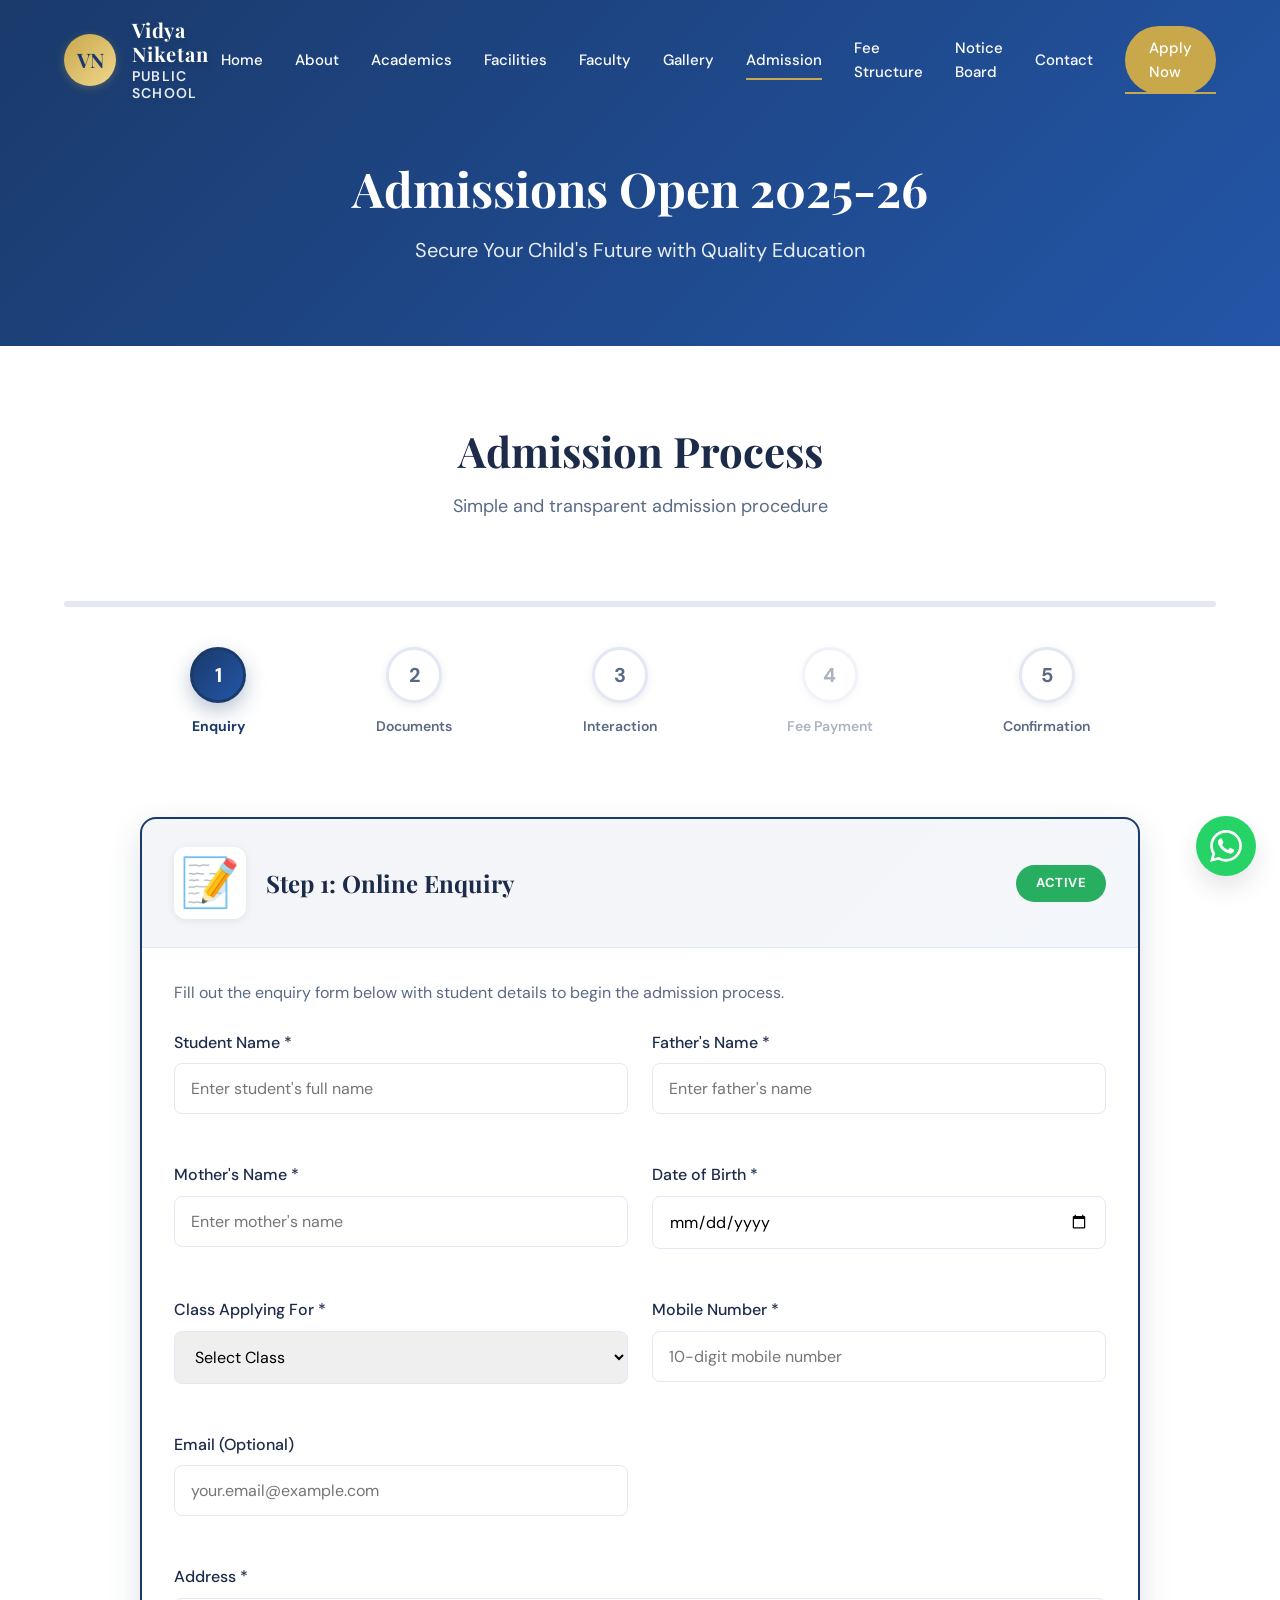
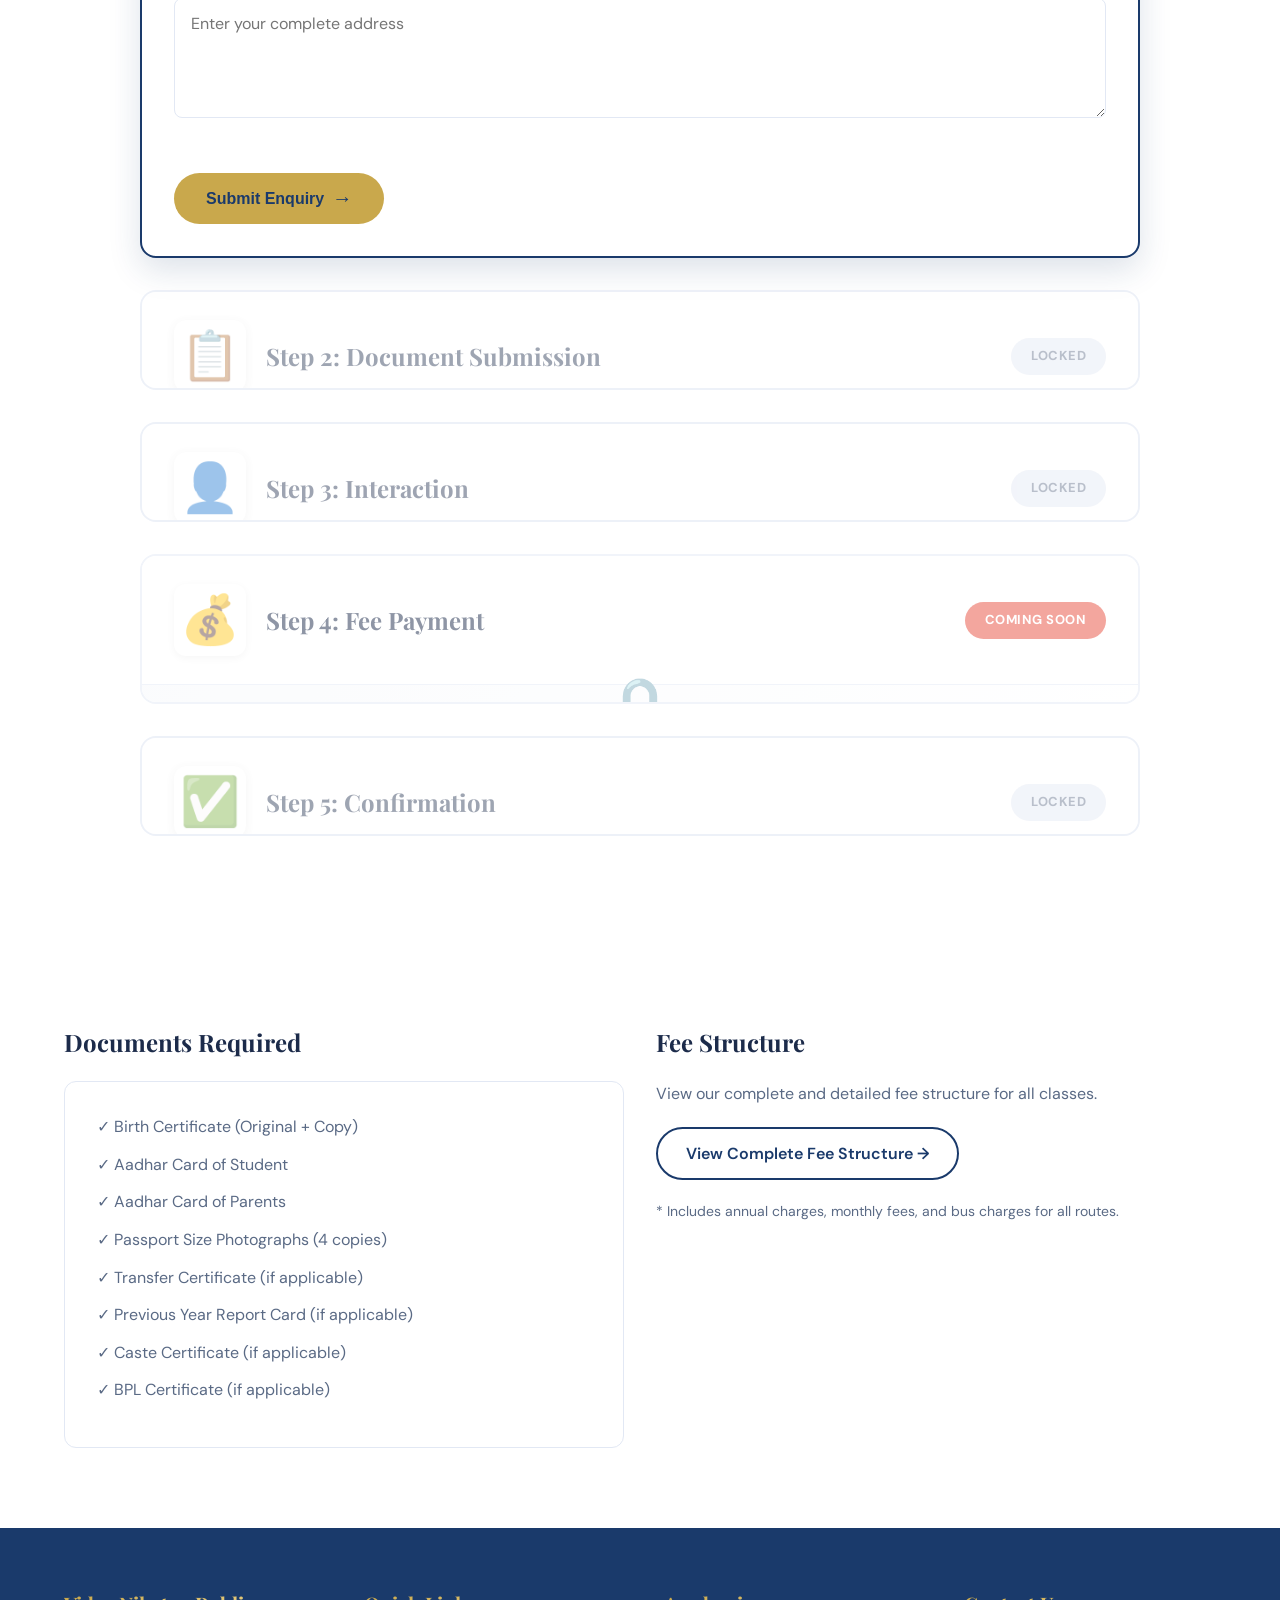
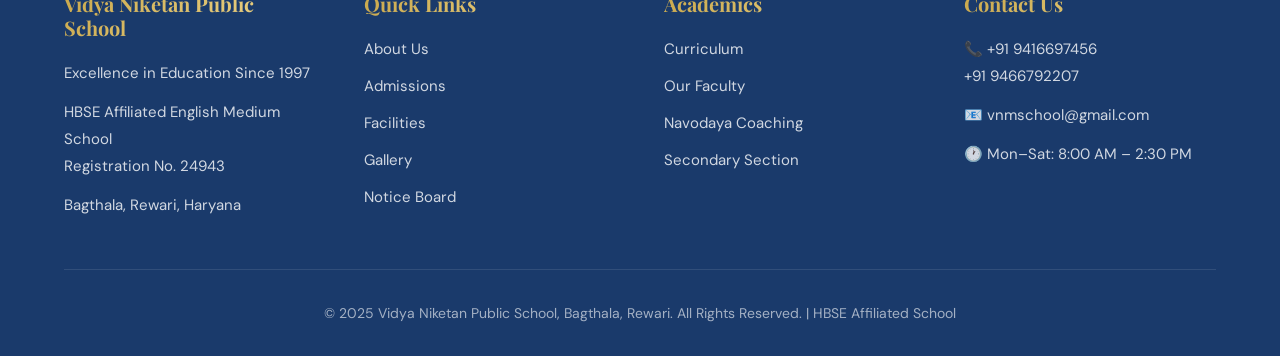
<file: admission.html>
<!DOCTYPE html>
<html lang="en">
<head>
    <meta charset="UTF-8">
    <meta name="viewport" content="width=device-width, initial-scale=1.0">
    <meta name="description" content="Admission information for Vidya Niketan Public School - Admissions open 2025-26 for Nursery to Class X. Apply now!">
    <title>Admission - Vidya Niketan Public School</title>
    <link rel="preconnect" href="https://fonts.googleapis.com">
    <link rel="preconnect" href="https://fonts.gstatic.com" crossorigin>
    <link href="https://fonts.googleapis.com/css2?family=DM+Sans:wght@300;400;500;600;700&family=Playfair+Display:wght@300;400;500;600;700&display=swap" rel="stylesheet">
    <link rel="stylesheet" href="css/style.css">
    <link rel="stylesheet" href="css/animations.css">
    <link rel="stylesheet" href="css/responsive.css">
</head>
<body>
    <nav class="navbar">
        <div class="navbar-container">
            <a href="index.html" class="navbar-logo">
                <div class="logo-monogram">VN</div>
                <div class="logo-text">
                    <span class="logo-text-line-1">Vidya Niketan</span>
                    <span class="logo-text-line-2">Public School</span>
                </div>
            </a>
            <div class="navbar-menu">
                <a href="index.html">Home</a>
                <a href="about.html">About</a>
                <a href="academics.html">Academics</a>
                <a href="facilities.html">Facilities</a>
                <a href="faculty.html">Faculty</a>
                <a href="gallery.html">Gallery</a>
                <a href="admission.html">Admission</a>
                <a href="fee-structure.html">Fee Structure</a>
                <a href="notice-board.html">Notice Board</a>
                <a href="contact.html">Contact</a>
                <a href="admission.html" class="btn-primary">Apply Now</a>
            </div>
            <div class="hamburger"><span></span><span></span><span></span></div>
        </div>
    </nav>

    <section style="background: linear-gradient(135deg, var(--primary), var(--secondary)); padding: 160px 0 80px; text-align: center;">
        <div class="container">
            <h1 style="color: var(--white); font-size: 48px; margin-bottom: 16px;" class="fade-up">Admissions Open 2025-26</h1>
            <p style="color: rgba(255,255,255,0.9); font-size: 20px;" class="fade-up delay-100">Secure Your Child's Future with Quality Education</p>
        </div>
    </section>

    <section class="section-padding" id="admission-process">
        <div class="container">
            <div class="section-header text-center fade-up">
                <h2>Admission Process</h2>
                <p>Simple and transparent admission procedure</p>
            </div>
            
            <!-- Progress Tracker -->
            <div class="progress-tracker fade-up">
                <div class="progress-bar-container">
                    <div class="progress-bar" id="progressBar"></div>
                </div>
                <div class="steps-indicator">
                    <div class="step-indicator active" data-step="1">
                        <div class="step-number">1</div>
                        <div class="step-label">Enquiry</div>
                    </div>
                    <div class="step-indicator" data-step="2">
                        <div class="step-number">2</div>
                        <div class="step-label">Documents</div>
                    </div>
                    <div class="step-indicator" data-step="3">
                        <div class="step-number">3</div>
                        <div class="step-label">Interaction</div>
                    </div>
                    <div class="step-indicator disabled" data-step="4">
                        <div class="step-number">4</div>
                        <div class="step-label">Fee Payment</div>
                    </div>
                    <div class="step-indicator" data-step="5">
                        <div class="step-number">5</div>
                        <div class="step-label">Confirmation</div>
                    </div>
                </div>
            </div>

            <!-- Step Cards -->
            <div class="admission-steps-container">
                <!-- Step 1: Online Enquiry -->
                <div class="step-card active" id="step1">
                    <div class="step-card-header">
                        <div class="step-icon">📝</div>
                        <h3>Step 1: Online Enquiry</h3>
                        <span class="step-status">Active</span>
                    </div>
                    <div class="step-card-body">
                        <p style="color: var(--text-muted); margin-bottom: 24px;">Fill out the enquiry form below with student details to begin the admission process.</p>
                        <form id="enquiryForm" class="admission-form">
                            <div class="form-grid">
                                <div class="form-group">
                                    <label for="studentName">Student Name *</label>
                                    <input type="text" id="studentName" name="studentName" placeholder="Enter student's full name" required>
                                    <div class="error-message" id="studentName-error"></div>
                                </div>
                                <div class="form-group">
                                    <label for="fatherName">Father's Name *</label>
                                    <input type="text" id="fatherName" name="fatherName" placeholder="Enter father's name" required>
                                    <div class="error-message" id="fatherName-error"></div>
                                </div>
                                <div class="form-group">
                                    <label for="motherName">Mother's Name *</label>
                                    <input type="text" id="motherName" name="motherName" placeholder="Enter mother's name" required>
                                    <div class="error-message" id="motherName-error"></div>
                                </div>
                                <div class="form-group">
                                    <label for="dob">Date of Birth *</label>
                                    <input type="date" id="dob" name="dob" required>
                                    <div class="error-message" id="dob-error"></div>
                                </div>
                                <div class="form-group">
                                    <label for="classApplying">Class Applying For *</label>
                                    <select id="classApplying" name="classApplying" required>
                                        <option value="">Select Class</option>
                                        <option value="Nursery">Nursery</option>
                                        <option value="LKG">LKG</option>
                                        <option value="UKG">UKG</option>
                                        <option value="1">Class 1</option>
                                        <option value="2">Class 2</option>
                                        <option value="3">Class 3</option>
                                        <option value="4">Class 4</option>
                                        <option value="5">Class 5</option>
                                        <option value="6">Class 6</option>
                                        <option value="7">Class 7</option>
                                        <option value="8">Class 8</option>
                                        <option value="9">Class 9</option>
                                        <option value="10">Class 10</option>
                                    </select>
                                    <div class="error-message" id="classApplying-error"></div>
                                </div>
                                <div class="form-group">
                                    <label for="mobile">Mobile Number *</label>
                                    <input type="tel" id="mobile" name="mobile" pattern="[0-9]{10}" placeholder="10-digit mobile number" required>
                                    <div class="error-message" id="mobile-error"></div>
                                </div>
                                <div class="form-group">
                                    <label for="email">Email (Optional)</label>
                                    <input type="email" id="email" name="email" placeholder="your.email@example.com">
                                    <div class="error-message" id="email-error"></div>
                                </div>
                                <div class="form-group full-width">
                                    <label for="address">Address *</label>
                                    <textarea id="address" name="address" placeholder="Enter your complete address" required></textarea>
                                    <div class="error-message" id="address-error"></div>
                                </div>
                            </div>
                            <button type="submit" class="btn-primary btn-step">Submit Enquiry <span class="arrow">→</span></button>
                        </form>
                        <div class="success-message" id="enquirySuccess" style="display: none;">
                            <div class="success-icon">✓</div>
                            <h4>Enquiry Submitted Successfully!</h4>
                            <p>Thank you! We have received your enquiry. You can now proceed to the next step.</p>
                            <button class="btn-primary" onclick="goToStep(2)">Continue to Step 2 →</button>
                        </div>
                    </div>
                </div>

                <!-- Step 2: Document Submission -->
                <div class="step-card locked" id="step2">
                    <div class="step-card-header">
                        <div class="step-icon">📋</div>
                        <h3>Step 2: Document Submission</h3>
                        <span class="step-status locked-status">Locked</span>
                    </div>
                    <div class="step-card-body">
                        <div id="documentInstructions">
                            <p style="color: var(--text-muted); margin-bottom: 24px;">Please prepare and submit the following required documents for verification.</p>
                            <div class="document-list">
                                <div class="document-item">
                                    <input type="checkbox" id="doc1" class="doc-checkbox">
                                    <label for="doc1">Birth Certificate (Original + Copy)</label>
                                </div>
                                <div class="document-item">
                                    <input type="checkbox" id="doc2" class="doc-checkbox">
                                    <label for="doc2">Aadhar Card of Student</label>
                                </div>
                                <div class="document-item">
                                    <input type="checkbox" id="doc3" class="doc-checkbox">
                                    <label for="doc3">Aadhar Card of Parents</label>
                                </div>
                                <div class="document-item">
                                    <input type="checkbox" id="doc4" class="doc-checkbox">
                                    <label for="doc4">Passport Size Photographs (4 copies)</label>
                                </div>
                                <div class="document-item">
                                    <input type="checkbox" id="doc5" class="doc-checkbox">
                                    <label for="doc5">Transfer Certificate (if applicable)</label>
                                </div>
                                <div class="document-item">
                                    <input type="checkbox" id="doc6" class="doc-checkbox">
                                    <label for="doc6">Previous Year Report Card (if applicable)</label>
                                </div>
                                <div class="document-item">
                                    <input type="checkbox" id="doc7" class="doc-checkbox">
                                    <label for="doc7">Caste Certificate (if applicable)</label>
                                </div>
                                <div class="document-item">
                                    <input type="checkbox" id="doc8" class="doc-checkbox">
                                    <label for="doc8">BPL Certificate (if applicable)</label>
                                </div>
                            </div>
                            <div class="document-upload-section" style="margin-top: 32px;">
                                <h4 style="margin-bottom: 16px;">Upload Documents (Optional)</h4>
                                <div class="upload-area" id="uploadArea">
                                    <div class="upload-icon">📤</div>
                                    <p>Drag & drop files here or click to browse</p>
                                    <input type="file" id="fileUpload" multiple accept=".pdf,.jpg,.jpeg,.png" style="display: none;">
                                    <button type="button" class="btn-outline" onclick="document.getElementById('fileUpload').click()">Browse Files</button>
                                </div>
                                <div id="uploadedFiles" class="uploaded-files"></div>
                            </div>
                            <button class="btn-primary btn-step" id="submitDocuments" style="margin-top: 24px;" disabled>Mark as Submitted <span class="arrow">→</span></button>
                        </div>
                        <div class="success-message" id="documentSuccess" style="display: none;">
                            <div class="success-icon">✓</div>
                            <h4>Documents Submitted!</h4>
                            <p>Your documents have been submitted successfully. You can now schedule your interaction.</p>
                            <button class="btn-primary" onclick="goToStep(3)">Continue to Step 3 →</button>
                        </div>
                    </div>
                </div>

                <!-- Step 3: Interaction -->
                <div class="step-card locked" id="step3">
                    <div class="step-card-header">
                        <div class="step-icon">👤</div>
                        <h3>Step 3: Interaction</h3>
                        <span class="step-status locked-status">Locked</span>
                    </div>
                    <div class="step-card-body">
                        <div id="interactionScheduling">
                            <p style="color: var(--text-muted); margin-bottom: 24px;">Schedule a date and time for the student assessment/interaction.</p>
                            <form id="interactionForm" class="admission-form">
                                <div class="form-grid">
                                    <div class="form-group">
                                        <label for="interactionDate">Preferred Date *</label>
                                        <input type="date" id="interactionDate" name="interactionDate" required>
                                        <div class="error-message" id="interactionDate-error"></div>
                                    </div>
                                    <div class="form-group">
                                        <label for="interactionTime">Preferred Time *</label>
                                        <select id="interactionTime" name="interactionTime" required>
                                            <option value="">Select Time Slot</option>
                                            <option value="09:00">9:00 AM - 9:30 AM</option>
                                            <option value="09:30">9:30 AM - 10:00 AM</option>
                                            <option value="10:00">10:00 AM - 10:30 AM</option>
                                            <option value="10:30">10:30 AM - 11:00 AM</option>
                                            <option value="11:00">11:00 AM - 11:30 AM</option>
                                            <option value="11:30">11:30 AM - 12:00 PM</option>
                                            <option value="14:00">2:00 PM - 2:30 PM</option>
                                            <option value="14:30">2:30 PM - 3:00 PM</option>
                                            <option value="15:00">3:00 PM - 3:30 PM</option>
                                        </select>
                                        <div class="error-message" id="interactionTime-error"></div>
                                    </div>
                                    <div class="form-group">
                                        <label for="parentName">Parent/Guardian Name *</label>
                                        <input type="text" id="parentName" name="parentName" placeholder="Enter parent/guardian name" required>
                                        <div class="error-message" id="parentName-error"></div>
                                    </div>
                                    <div class="form-group">
                                        <label for="contactPhone">Contact Phone *</label>
                                        <input type="tel" id="contactPhone" name="contactPhone" pattern="[0-9]{10}" placeholder="10-digit contact number" required>
                                        <div class="error-message" id="contactPhone-error"></div>
                                    </div>
                                    <div class="form-group full-width">
                                        <label for="specialNotes">Special Notes (Optional)</label>
                                        <textarea id="specialNotes" name="specialNotes" placeholder="Any special requirements or notes"></textarea>
                                    </div>
                                </div>
                                <button type="submit" class="btn-primary btn-step">Book Interaction <span class="arrow">→</span></button>
                            </form>
                        </div>
                        <div class="success-message" id="interactionSuccess" style="display: none;">
                            <div class="success-icon">✓</div>
                            <h4>Interaction Scheduled!</h4>
                            <div class="confirmation-details">
                                <p><strong>Date:</strong> <span id="confirmedDate"></span></p>
                                <p><strong>Time:</strong> <span id="confirmedTime"></span></p>
                                <p><strong>Location:</strong> Vidya Niketan Public School, Bagthala, Rewari</p>
                            </div>
                            <p>Please arrive 10 minutes early with original documents.</p>
                            <button class="btn-primary" onclick="goToStep(5)">Continue to Confirmation →</button>
                        </div>
                    </div>
                </div>

                <!-- Step 4: Fee Payment (DISABLED) -->
                <div class="step-card disabled" id="step4">
                    <div class="step-card-header">
                        <div class="step-icon">💰</div>
                        <h3>Step 4: Fee Payment</h3>
                        <span class="step-status disabled-badge">Coming Soon</span>
                    </div>
                    <div class="step-card-body disabled-body">
                        <div class="disabled-overlay">
                            <div class="lock-icon">🔒</div>
                            <h4>This step is currently unavailable</h4>
                            <p>Fee payment will be processed at the school office after interaction completion.</p>
                        </div>
                    </div>
                </div>

                <!-- Step 5: Confirmation -->
                <div class="step-card locked" id="step5">
                    <div class="step-card-header">
                        <div class="step-icon">✅</div>
                        <h3>Step 5: Confirmation</h3>
                        <span class="step-status locked-status">Locked</span>
                    </div>
                    <div class="step-card-body">
                        <div id="confirmationContent">
                            <div class="confirmation-pending">
                                <div class="pending-icon">⏳</div>
                                <h4>Confirmation Pending</h4>
                                <p>Complete the previous steps to receive your admission confirmation.</p>
                            </div>
                        </div>
                        <div class="success-message" id="confirmationSuccess" style="display: none;">
                            <div class="success-animation">
                                <div class="checkmark-circle">
                                    <div class="checkmark"></div>
                                </div>
                            </div>
                            <h4 class="welcome-message">Welcome to Vidya Niketan Family! 🎉</h4>
                            <p class="confirmation-text">Your admission process has been completed successfully.</p>
                            <div class="next-steps">
                                <h5>Next Steps:</h5>
                                <ul>
                                    <li>✓ Visit the school office for final verification</li>
                                    <li>✓ Complete fee payment at the school counter</li>
                                    <li>✓ Collect your admission kit and uniform details</li>
                                    <li>✓ Attend the orientation program</li>
                                </ul>
                            </div>
                            <div class="contact-info">
                                <p><strong>Need Help?</strong></p>
                                <p>📞 +91 9416697456 | 📧 vnmschool@gmail.com</p>
                            </div>
                            <button class="btn-primary" onclick="window.print()">Print Confirmation</button>
                        </div>
                    </div>
                </div>
            </div>
        </div>
    </section>

    <!-- Documents and Fee Structure -->
    <section class="section-padding" style="background-color: var(--bg-light);">
        <div class="container">
            <div class="grid-2">
                <div class="fade-left">
                    <h2 style="margin-bottom: 24px;">Documents Required</h2>
                    <div class="card" style="padding: 32px;">
                        <ul style="color: var(--text-muted);">
                            <li style="margin-bottom: 12px;">✓ Birth Certificate (Original + Copy)</li>
                            <li style="margin-bottom: 12px;">✓ Aadhar Card of Student</li>
                            <li style="margin-bottom: 12px;">✓ Aadhar Card of Parents</li>
                            <li style="margin-bottom: 12px;">✓ Passport Size Photographs (4 copies)</li>
                            <li style="margin-bottom: 12px;">✓ Transfer Certificate (if applicable)</li>
                            <li style="margin-bottom: 12px;">✓ Previous Year Report Card (if applicable)</li>
                            <li style="margin-bottom: 12px;">✓ Caste Certificate (if applicable)</li>
                            <li style="margin-bottom: 12px;">✓ BPL Certificate (if applicable)</li>
                        </ul>
                    </div>
                </div>
                <div class="fade-right">
                    <h2 style="margin-bottom: 24px;">Fee Structure</h2>
                    <p style="color: var(--text-muted); margin-bottom: 20px;">View our complete and detailed fee structure for all classes.</p>
                    <a href="fee-structure.html" class="btn-outline" style="display: inline-block;">View Complete Fee Structure →</a>
                    <p style="color: var(--text-muted); margin-top: 20px; font-size: 14px;">* Includes annual charges, monthly fees, and bus charges for all routes.</p>
                </div>
            </div>
        </div>
    </section>

    <footer class="footer">
        <div class="container">
            <div class="footer-grid">
                <div class="footer-section"><h3>Vidya Niketan Public School</h3><p>Excellence in Education Since 1997</p><p style="margin-top: 12px;">HBSE Affiliated English Medium School<br>Registration No. 24943</p><p style="margin-top: 12px;">Bagthala, Rewari, Haryana</p></div>
                <div class="footer-section"><h3>Quick Links</h3><ul><li><a href="about.html">About Us</a></li><li><a href="admission.html">Admissions</a></li><li><a href="facilities.html">Facilities</a></li><li><a href="gallery.html">Gallery</a></li><li><a href="notice-board.html">Notice Board</a></li></ul></div>
                <div class="footer-section"><h3>Academics</h3><ul><li><a href="academics.html">Curriculum</a></li><li><a href="faculty.html">Our Faculty</a></li><li><a href="academics.html#navodaya">Navodaya Coaching</a></li><li><a href="academics.html#secondary">Secondary Section</a></li></ul></div>
                <div class="footer-section"><h3>Contact Us</h3><p>📞 +91 9416697456<br>+91 9466792207</p><p style="margin-top: 12px;">📧 vnmschool@gmail.com</p><p style="margin-top: 12px;">🕐 Mon–Sat: 8:00 AM – 2:30 PM</p></div>
            </div>
            <div class="footer-bottom"><p>&copy; 2025 Vidya Niketan Public School, Bagthala, Rewari. All Rights Reserved. | HBSE Affiliated School</p></div>
        </div>
    </footer>

    <a href="#" class="whatsapp-btn" aria-label="Chat on WhatsApp"><svg viewBox="0 0 24 24"><path d="M17.472 14.382c-.297-.149-1.758-.867-2.03-.967-.273-.099-.471-.148-.67.15-.197.297-.767.966-.94 1.164-.173.199-.347.223-.644.075-.297-.15-1.255-.463-2.39-1.475-.883-.788-1.48-1.761-1.653-2.059-.173-.297-.018-.458.13-.606.134-.133.298-.347.446-.52.149-.174.198-.298.298-.497.099-.198.05-.371-.025-.52-.075-.149-.669-1.612-.916-2.207-.242-.579-.487-.5-.669-.51-.173-.008-.371-.01-.57-.01-.198 0-.52.074-.792.372-.272.297-1.04 1.016-1.04 2.479 0 1.462 1.065 2.875 1.213 3.074.149.198 2.096 3.2 5.077 4.487.709.306 1.262.489 1.694.625.712.227 1.36.195 1.871.118.571-.085 1.758-.719 2.006-1.413.248-.694.248-1.289.173-1.413-.074-.124-.272-.198-.57-.347m-5.421 7.403h-.004a9.87 9.87 0 01-5.031-1.378l-.361-.214-3.741.982.998-3.648-.235-.374a9.86 9.86 0 01-1.51-5.26c.001-5.45 4.436-9.884 9.888-9.884 2.64 0 5.122 1.03 6.988 2.898a9.825 9.825 0 012.893 6.994c-.003 5.45-4.437 9.884-9.885 9.884m8.413-18.297A11.815 11.815 0 0012.05 0C5.495 0 .16 5.335.157 11.892c0 2.096.547 4.142 1.588 5.945L.057 24l6.305-1.654a11.882 11.882 0 005.683 1.448h.005c6.554 0 11.89-5.335 11.893-11.893a11.821 11.821 0 00-3.48-8.413z"/></svg></a>
    <button class="back-to-top" aria-label="Back to top"><svg width="24" height="24" viewBox="0 0 24 24" fill="none" stroke="currentColor" stroke-width="2" stroke-linecap="round" stroke-linejoin="round"><polyline points="18 15 12 9 6 15"></polyline></svg></button>

    <script src="js/main.js"></script>
    <script>
        // ========================================
        // ADMISSION PROCESS INTERACTIVE FUNCTIONALITY
        // ========================================
        
        let currentStep = 1;
        const totalSteps = 5;
        
        // Initialize the admission process
        document.addEventListener('DOMContentLoaded', function() {
            updateProgressBar();
            setMinDate();
            setupDocumentCheckboxes();
            setupFileUpload();
        });
        
        // Set minimum date for interaction to tomorrow
        function setMinDate() {
            const tomorrow = new Date();
            tomorrow.setDate(tomorrow.getDate() + 1);
            const dateStr = tomorrow.toISOString().split('T')[0];
            document.getElementById('interactionDate').setAttribute('min', dateStr);
        }
        
        // Setup document checkboxes
        function setupDocumentCheckboxes() {
            const checkboxes = document.querySelectorAll('.doc-checkbox');
            const submitBtn = document.getElementById('submitDocuments');
            
            checkboxes.forEach(checkbox => {
                checkbox.addEventListener('change', function() {
                    const checkedCount = document.querySelectorAll('.doc-checkbox:checked').length;
                    submitBtn.disabled = checkedCount < 4; // Require at least 4 documents
                    
                    if (checkedCount >= 4) {
                        submitBtn.style.opacity = '1';
                    } else {
                        submitBtn.style.opacity = '0.5';
                    }
                });
            });
        }
        
        // Setup file upload
        function setupFileUpload() {
            const uploadArea = document.getElementById('uploadArea');
            const fileInput = document.getElementById('fileUpload');
            const uploadedFiles = document.getElementById('uploadedFiles');
            
            if (uploadArea && fileInput) {
                uploadArea.addEventListener('click', () => fileInput.click());
                
                uploadArea.addEventListener('dragover', (e) => {
                    e.preventDefault();
                    uploadArea.style.borderColor = 'var(--primary)';
                    uploadArea.style.backgroundColor = 'rgba(26, 58, 107, 0.1)';
                });
                
                uploadArea.addEventListener('dragleave', () => {
                    uploadArea.style.borderColor = 'var(--border-color)';
                    uploadArea.style.backgroundColor = 'var(--bg-light)';
                });
                
                uploadArea.addEventListener('drop', (e) => {
                    e.preventDefault();
                    uploadArea.style.borderColor = 'var(--border-color)';
                    uploadArea.style.backgroundColor = 'var(--bg-light)';
                    handleFiles(e.dataTransfer.files);
                });
                
                fileInput.addEventListener('change', (e) => {
                    handleFiles(e.target.files);
                });
            }
            
            function handleFiles(files) {
                for (let file of files) {
                    addFileToList(file);
                }
            }
            
            function addFileToList(file) {
                const fileDiv = document.createElement('div');
                fileDiv.className = 'uploaded-file';
                fileDiv.innerHTML = `
                    <span>📄 ${file.name}</span>
                    <span class="remove-file" onclick="this.parentElement.remove()">×</span>
                `;
                uploadedFiles.appendChild(fileDiv);
            }
        }
        
        // Step 1: Enquiry Form Submission
        const enquiryForm = document.getElementById('enquiryForm');
        if (enquiryForm) {
            enquiryForm.addEventListener('submit', function(e) {
                e.preventDefault();
                clearAllErrors(this);
                
                let isValid = true;
                const requiredFields = this.querySelectorAll('[required]');
                
                requiredFields.forEach(field => {
                    if (!field.value.trim()) {
                        showError(field, 'This field is required');
                        isValid = false;
                    }
                });
                
                const mobileField = document.getElementById('mobile');
                if (mobileField.value && !validatePhone(mobileField.value)) {
                    showError(mobileField, 'Please enter a valid 10-digit mobile number');
                    isValid = false;
                }
                
                const emailField = document.getElementById('email');
                if (emailField.value && !validateEmail(emailField.value)) {
                    showError(emailField, 'Please enter a valid email address');
                    isValid = false;
                }
                
                if (isValid) {
                    // Hide form and show success message
                    enquiryForm.style.display = 'none';
                    document.getElementById('enquirySuccess').style.display = 'block';
                    
                    // Mark step 1 as completed
                    completeStep(1);
                }
            });
        }
        
        // Step 2: Document Submission
        const submitDocumentsBtn = document.getElementById('submitDocuments');
        if (submitDocumentsBtn) {
            submitDocumentsBtn.addEventListener('click', function() {
                document.getElementById('documentInstructions').style.display = 'none';
                document.getElementById('documentSuccess').style.display = 'block';
                completeStep(2);
            });
        }
        
        // Step 3: Interaction Scheduling
        const interactionForm = document.getElementById('interactionForm');
        if (interactionForm) {
            interactionForm.addEventListener('submit', function(e) {
                e.preventDefault();
                clearAllErrors(this);
                
                let isValid = true;
                const requiredFields = this.querySelectorAll('[required]');
                
                requiredFields.forEach(field => {
                    if (!field.value.trim()) {
                        showError(field, 'This field is required');
                        isValid = false;
                    }
                });
                
                const phoneField = document.getElementById('contactPhone');
                if (phoneField.value && !validatePhone(phoneField.value)) {
                    showError(phoneField, 'Please enter a valid 10-digit phone number');
                    isValid = false;
                }
                
                if (isValid) {
                    const dateField = document.getElementById('interactionDate');
                    const timeField = document.getElementById('interactionTime');
                    
                    // Format date
                    const date = new Date(dateField.value);
                    const formattedDate = date.toLocaleDateString('en-IN', {
                        weekday: 'long',
                        year: 'numeric',
                        month: 'long',
                        day: 'numeric'
                    });
                    
                    // Format time
                    const timeValue = timeField.value;
                    const timeOption = timeField.options[timeField.selectedIndex].text;
                    
                    // Display confirmation
                    document.getElementById('confirmedDate').textContent = formattedDate;
                    document.getElementById('confirmedTime').textContent = timeOption;
                    
                    // Hide form and show success
                    document.getElementById('interactionScheduling').style.display = 'none';
                    document.getElementById('interactionSuccess').style.display = 'block';
                    
                    completeStep(3);
                }
            });
        }
        
        // Navigation function
        function goToStep(step) {
            if (step === 4) return; // Skip disabled step
            
            // Hide all step cards
            document.querySelectorAll('.step-card').forEach(card => {
                card.classList.remove('active');
                card.classList.add('locked');
            });
            
            // Show target step
            const targetCard = document.getElementById('step' + step);
            if (targetCard) {
                targetCard.classList.remove('locked');
                targetCard.classList.add('active');
                
                // Scroll to the step
                targetCard.scrollIntoView({ behavior: 'smooth', block: 'start' });
            }
            
            // Update indicators
            document.querySelectorAll('.step-indicator').forEach(indicator => {
                const indicatorStep = parseInt(indicator.getAttribute('data-step'));
                indicator.classList.remove('active');
                
                if (indicatorStep === step) {
                    indicator.classList.add('active');
                }
            });
            
            currentStep = step;
            updateProgressBar();
            
            // If going to step 5, show confirmation
            if (step === 5) {
                completeStep(5);
            }
        }
        
        // Complete a step
        function completeStep(step) {
            // Update step indicator
            const indicators = document.querySelectorAll('.step-indicator');
            indicators.forEach((indicator, index) => {
                const indicatorStep = index + 1;
                if (indicatorStep < step) {
                    indicator.classList.remove('active');
                    indicator.classList.add('completed');
                } else if (indicatorStep === step) {
                    indicator.classList.remove('locked', 'completed');
                    indicator.classList.add('active');
                }
            });
            
            // Mark step card as completed
            const stepCard = document.getElementById('step' + step);
            if (stepCard) {
                const statusBadge = stepCard.querySelector('.step-status');
                if (statusBadge) {
                    statusBadge.textContent = 'Completed';
                    statusBadge.style.backgroundColor = '#27ae60';
                }
            }
            
            updateProgressBar();
        }
        
        // Update progress bar
        function updateProgressBar() {
            const progressBar = document.getElementById('progressBar');
            if (progressBar) {
                const progress = ((currentStep - 1) / (totalSteps - 1)) * 100;
                progressBar.style.width = progress + '%';
            }
        }
        
        // Helper functions from main.js (in case they're not available)
        function showError(field, message) {
            field.classList.add('error');
            const errorElement = document.getElementById(field.id + '-error');
            if (errorElement) {
                errorElement.textContent = message;
                errorElement.classList.add('show');
            }
        }
        
        function clearAllErrors(form) {
            form.querySelectorAll('.error').forEach(field => {
                field.classList.remove('error');
            });
            form.querySelectorAll('.error-message').forEach(msg => {
                msg.textContent = '';
                msg.classList.remove('show');
            });
        }
        
        function validatePhone(phone) {
            return /^[0-9]{10}$/.test(phone);
        }
        
        function validateEmail(email) {
            return /^[^\s@]+@[^\s@]+\.[^\s@]+$/.test(email);
        }
    </script>
</body>
</html>
</file>
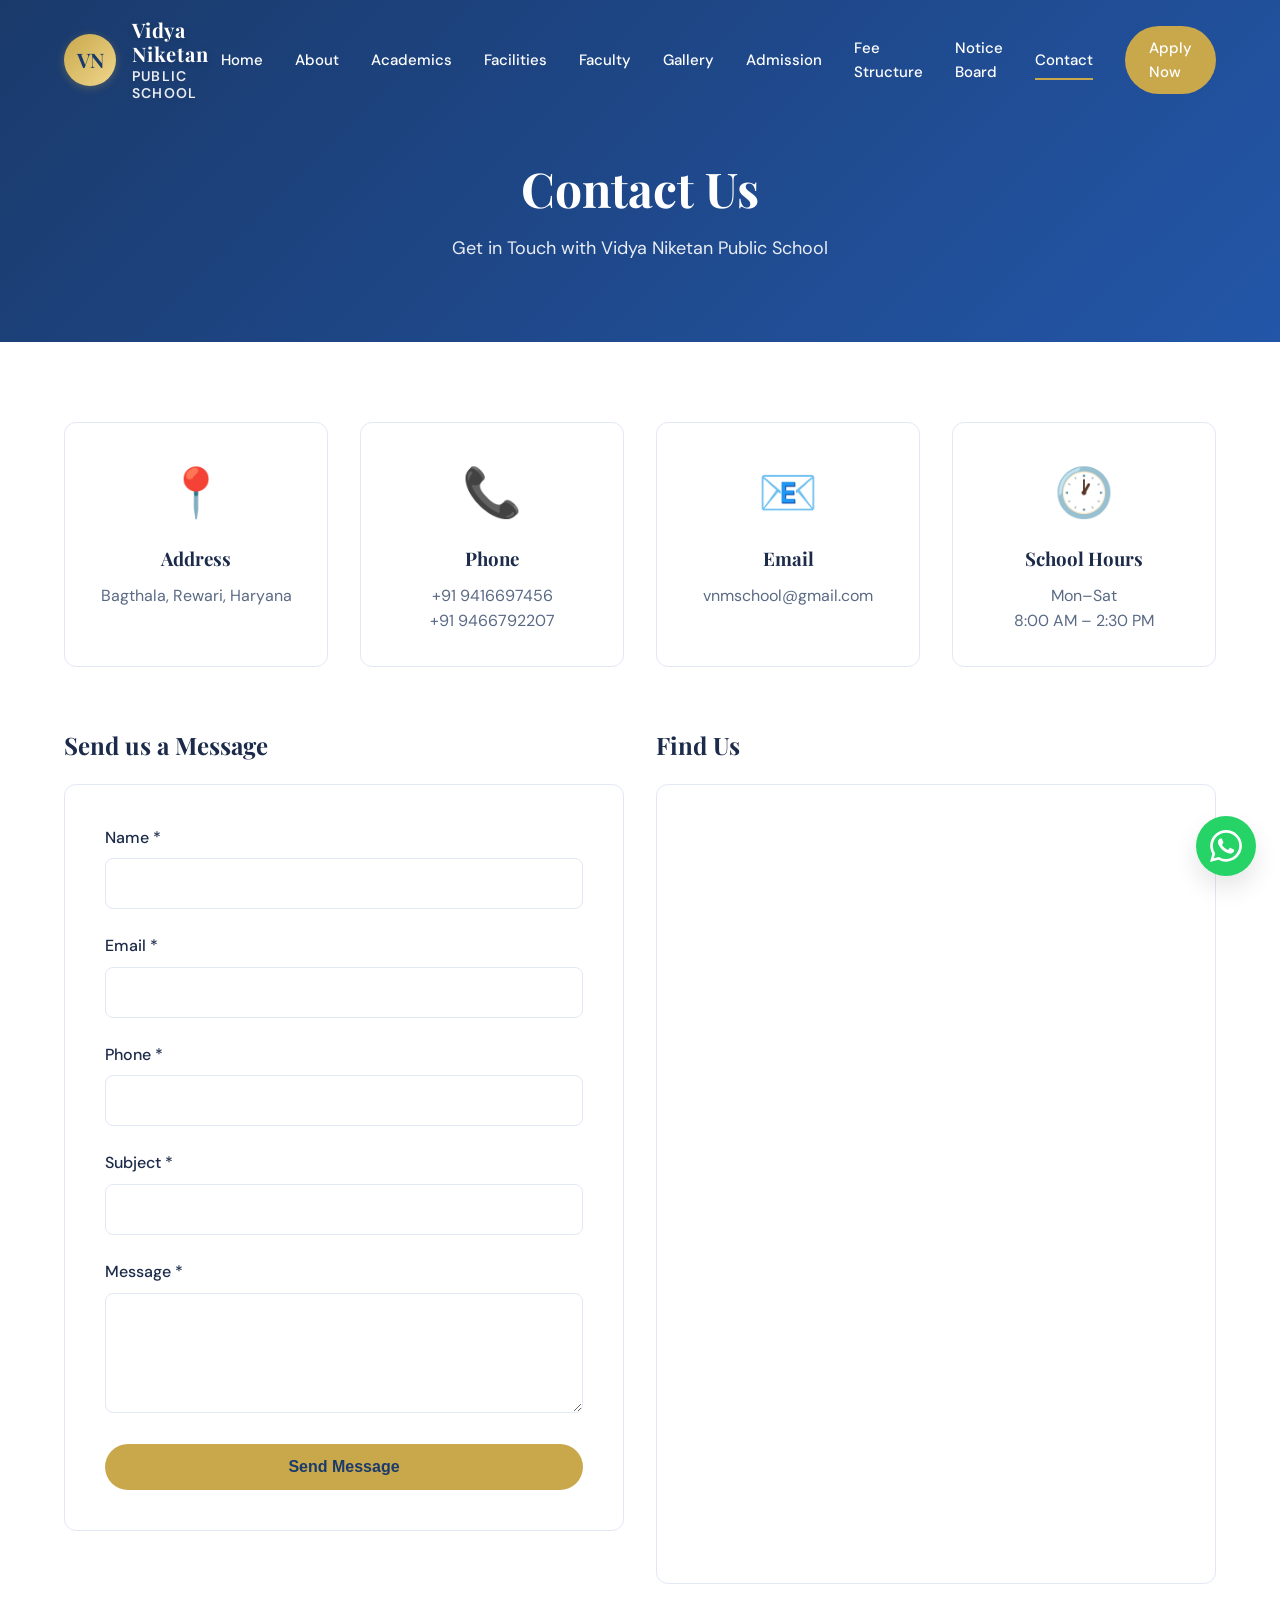
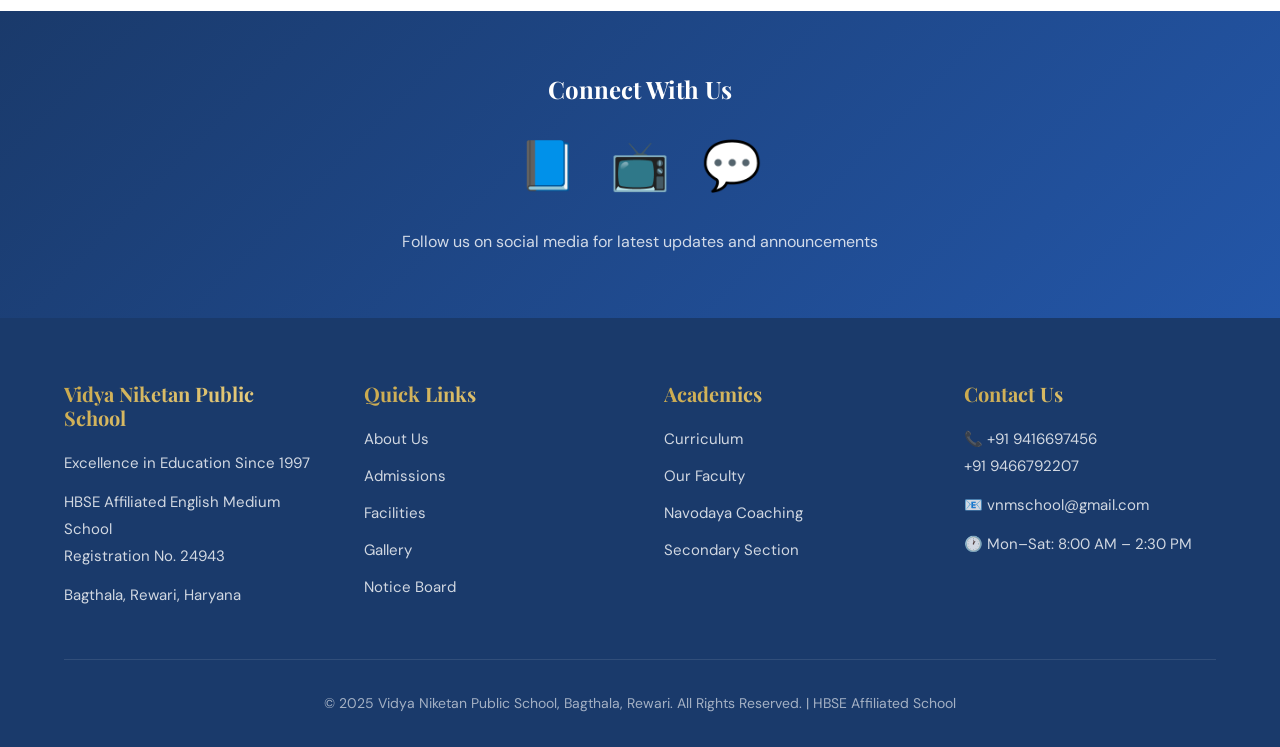
<file: contact.html>
<!DOCTYPE html>
<html lang="en">
<head>
    <meta charset="UTF-8">
    <meta name="viewport" content="width=device-width, initial-scale=1.0">
    <meta name="description" content="Contact Vidya Niketan Public School - Bagthala, Rewari, Haryana. Phone: +91 9416697456. Get in touch with us for admissions and inquiries.">
    <title>Contact Us - Vidya Niketan Public School</title>
    <link rel="preconnect" href="https://fonts.googleapis.com">
    <link rel="preconnect" href="https://fonts.gstatic.com" crossorigin>
    <link href="https://fonts.googleapis.com/css2?family=DM+Sans:wght@300;400;500;600;700&family=Playfair+Display:wght@300;400;500;600;700&display=swap" rel="stylesheet">
    <link rel="stylesheet" href="css/style.css">
    <link rel="stylesheet" href="css/animations.css">
    <link rel="stylesheet" href="css/responsive.css">
</head>
<body>
    <nav class="navbar">
        <div class="navbar-container">
            <a href="index.html" class="navbar-logo">
                <div class="logo-monogram">VN</div>
                <div class="logo-text">
                    <span class="logo-text-line-1">Vidya Niketan</span>
                    <span class="logo-text-line-2">Public School</span>
                </div>
            </a>
            <div class="navbar-menu">
                <a href="index.html">Home</a>
                <a href="about.html">About</a>
                <a href="academics.html">Academics</a>
                <a href="facilities.html">Facilities</a>
                <a href="faculty.html">Faculty</a>
                <a href="gallery.html">Gallery</a>
                <a href="admission.html">Admission</a>
                <a href="fee-structure.html">Fee Structure</a>
                <a href="notice-board.html">Notice Board</a>
                <a href="contact.html">Contact</a>
                <a href="admission.html" class="btn-primary">Apply Now</a>
            </div>
            <div class="hamburger"><span></span><span></span><span></span></div>
        </div>
    </nav>

    <section class="page-hero">
        <div class="container">
            <h1 class="fade-up">Contact Us</h1>
            <p class="fade-up delay-100">Get in Touch with Vidya Niketan Public School</p>
        </div>
    </section>

    <section class="section-padding">
        <div class="container">
            <div class="grid-4" style="margin-bottom: 64px;">
                <div class="card fade-up" style="text-align: center; padding: 32px;">
                    <div style="font-size: 48px; margin-bottom: 16px;">📍</div>
                    <h3 style="margin-bottom: 12px;">Address</h3>
                    <p style="color: var(--text-muted);">Bagthala, Rewari, Haryana</p>
                </div>
                <div class="card fade-up delay-100" style="text-align: center; padding: 32px;">
                    <div style="font-size: 48px; margin-bottom: 16px;">📞</div>
                    <h3 style="margin-bottom: 12px;">Phone</h3>
                    <p style="color: var(--text-muted);">+91 9416697456<br>+91 9466792207</p>
                </div>
                <div class="card fade-up delay-200" style="text-align: center; padding: 32px;">
                    <div style="font-size: 48px; margin-bottom: 16px;">📧</div>
                    <h3 style="margin-bottom: 12px;">Email</h3>
                    <p style="color: var(--text-muted);">vnmschool@gmail.com</p>
                </div>
                <div class="card fade-up delay-300" style="text-align: center; padding: 32px;">
                    <div style="font-size: 48px; margin-bottom: 16px;">🕐</div>
                    <h3 style="margin-bottom: 12px;">School Hours</h3>
                    <p style="color: var(--text-muted);">Mon–Sat<br>8:00 AM – 2:30 PM</p>
                </div>
            </div>

            <div class="grid-2">
                <div class="fade-left">
                    <h2 style="margin-bottom: 24px;">Send us a Message</h2>
                    <div class="card" style="padding: 40px;">
                        <form id="contactForm">
                            <div class="form-group"><label for="name">Name *</label><input type="text" id="name" name="name" required></div>
                            <div class="form-group"><label for="email">Email *</label><input type="email" id="email" name="email" required></div>
                            <div class="form-group"><label for="phone">Phone *</label><input type="tel" id="phone" name="phone" pattern="[0-9]{10}" required></div>
                            <div class="form-group"><label for="subject">Subject *</label><input type="text" id="subject" name="subject" required></div>
                            <div class="form-group"><label for="message">Message *</label><textarea id="message" name="message" required></textarea></div>
                            <button type="submit" class="btn-primary" style="width: 100%;">Send Message</button>
                        </form>
                    </div>
                </div>
                <div class="fade-right">
                    <h2 style="margin-bottom: 24px;">Find Us</h2>
                    <div class="card" style="padding: 0; overflow: hidden; height: 100%;">
                        <iframe src="https://www.google.com/maps/embed?pb=!1m18!1m12!1m3!1d56267.45648987895!2d76.55000000000001!3d28.35!2m3!1f0!2f0!3f0!3m2!1i1024!2i768!4f13.1!3m3!1m2!1s0x390d1b4c5b0b0b0b%3A0x0!2sBagthala%2C%20Rewari%2C%20Haryana!5e0!3m2!1sen!2sin!4v1234567890" width="100%" height="500" style="border:0;" allowfullscreen="" loading="lazy"></iframe>
                    </div>
                </div>
            </div>
        </div>
    </section>

    <section style="background: linear-gradient(135deg, var(--primary), var(--secondary)); padding: 64px 0;">
        <div class="container text-center">
            <h2 style="color: var(--white); margin-bottom: 24px;" class="fade-up">Connect With Us</h2>
            <div style="display: flex; justify-content: center; gap: 32px; flex-wrap: wrap;" class="fade-up delay-100">
                <a href="#" style="color: var(--white); font-size: 48px; transition: var(--transition);" onmouseover="this.style.transform='scale(1.2)'" onmouseout="this.style.transform='scale(1)'">📘</a>
                <a href="#" style="color: var(--white); font-size: 48px; transition: var(--transition);" onmouseover="this.style.transform='scale(1.2)'" onmouseout="this.style.transform='scale(1)'">📺</a>
                <a href="https://wa.me/919416697456" target="_blank" style="color: var(--white); font-size: 48px; transition: var(--transition);" onmouseover="this.style.transform='scale(1.2)'" onmouseout="this.style.transform='scale(1)'">💬</a>
            </div>
            <p style="color: rgba(255,255,255,0.8); margin-top: 24px;" class="fade-up delay-200">Follow us on social media for latest updates and announcements</p>
        </div>
    </section>

    <footer class="footer">
        <div class="container">
            <div class="footer-grid">
                <div class="footer-section"><h3>Vidya Niketan Public School</h3><p>Excellence in Education Since 1997</p><p style="margin-top: 12px;">HBSE Affiliated English Medium School<br>Registration No. 24943</p><p style="margin-top: 12px;">Bagthala, Rewari, Haryana</p></div>
                <div class="footer-section"><h3>Quick Links</h3><ul><li><a href="about.html">About Us</a></li><li><a href="admission.html">Admissions</a></li><li><a href="facilities.html">Facilities</a></li><li><a href="gallery.html">Gallery</a></li><li><a href="notice-board.html">Notice Board</a></li></ul></div>
                <div class="footer-section"><h3>Academics</h3><ul><li><a href="academics.html">Curriculum</a></li><li><a href="faculty.html">Our Faculty</a></li><li><a href="academics.html#navodaya">Navodaya Coaching</a></li><li><a href="academics.html#secondary">Secondary Section</a></li></ul></div>
                <div class="footer-section"><h3>Contact Us</h3><p>📞 +91 9416697456<br>+91 9466792207</p><p style="margin-top: 12px;">📧 vnmschool@gmail.com</p><p style="margin-top: 12px;">🕐 Mon–Sat: 8:00 AM – 2:30 PM</p></div>
            </div>
            <div class="footer-bottom"><p>&copy; 2025 Vidya Niketan Public School, Bagthala, Rewari. All Rights Reserved. | HBSE Affiliated School</p></div>
        </div>
    </footer>

    <a href="#" class="whatsapp-btn" aria-label="Chat on WhatsApp"><svg viewBox="0 0 24 24"><path d="M17.472 14.382c-.297-.149-1.758-.867-2.03-.967-.273-.099-.471-.148-.67.15-.197.297-.767.966-.94 1.164-.173.199-.347.223-.644.075-.297-.15-1.255-.463-2.39-1.475-.883-.788-1.48-1.761-1.653-2.059-.173-.297-.018-.458.13-.606.134-.133.298-.347.446-.52.149-.174.198-.298.298-.497.099-.198.05-.371-.025-.52-.075-.149-.669-1.612-.916-2.207-.242-.579-.487-.5-.669-.51-.173-.008-.371-.01-.57-.01-.198 0-.52.074-.792.372-.272.297-1.04 1.016-1.04 2.479 0 1.462 1.065 2.875 1.213 3.074.149.198 2.096 3.2 5.077 4.487.709.306 1.262.489 1.694.625.712.227 1.36.195 1.871.118.571-.085 1.758-.719 2.006-1.413.248-.694.248-1.289.173-1.413-.074-.124-.272-.198-.57-.347m-5.421 7.403h-.004a9.87 9.87 0 01-5.031-1.378l-.361-.214-3.741.982.998-3.648-.235-.374a9.86 9.86 0 01-1.51-5.26c.001-5.45 4.436-9.884 9.888-9.884 2.64 0 5.122 1.03 6.988 2.898a9.825 9.825 0 012.893 6.994c-.003 5.45-4.437 9.884-9.885 9.884m8.413-18.297A11.815 11.815 0 0012.05 0C5.495 0 .16 5.335.157 11.892c0 2.096.547 4.142 1.588 5.945L.057 24l6.305-1.654a11.882 11.882 0 005.683 1.448h.005c6.554 0 11.89-5.335 11.893-11.893a11.821 11.821 0 00-3.48-8.413z"/></svg></a>
    <button class="back-to-top" aria-label="Back to top"><svg width="24" height="24" viewBox="0 0 24 24" fill="none" stroke="currentColor" stroke-width="2" stroke-linecap="round" stroke-linejoin="round"><polyline points="18 15 12 9 6 15"></polyline></svg></button>

    <script src="js/main.js"></script>
    <script>
        document.getElementById('contactForm').addEventListener('submit', function(e) {
            e.preventDefault();
            clearAllErrors(this);
            let isValid = true;
            const requiredFields = this.querySelectorAll('[required]');
            requiredFields.forEach(field => {
                if (!field.value.trim()) {
                    showError(field, 'This field is required');
                    isValid = false;
                }
            });
            const emailField = document.getElementById('email');
            if (emailField.value && !validateEmail(emailField.value)) {
                showError(emailField, 'Please enter a valid email address');
                isValid = false;
            }
            const phoneField = document.getElementById('phone');
            if (phoneField.value && !validatePhone(phoneField.value)) {
                showError(phoneField, 'Please enter a valid 10-digit phone number');
                isValid = false;
            }
            if (isValid) {
                alert('Thank you for contacting us! We will get back to you soon.');
                this.reset();
            }
        });
    </script>
</body>
</html>
</file>
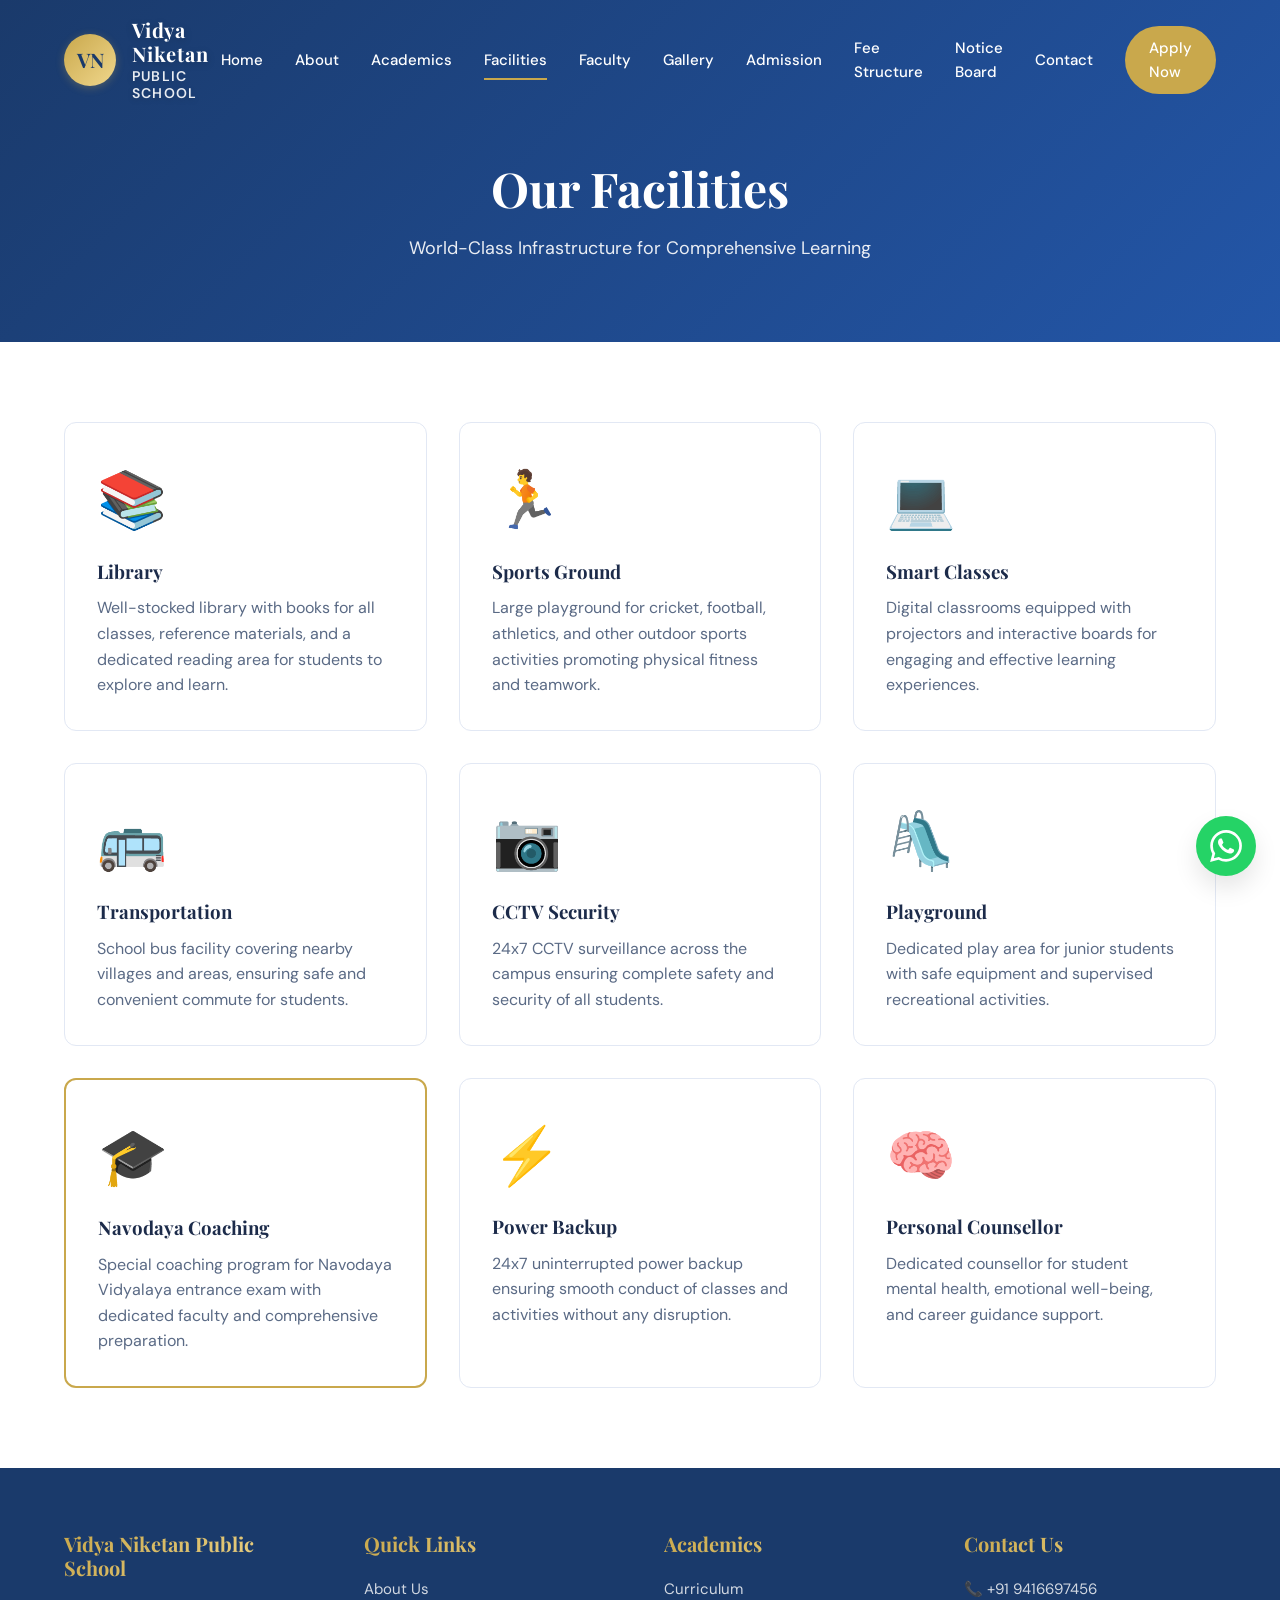
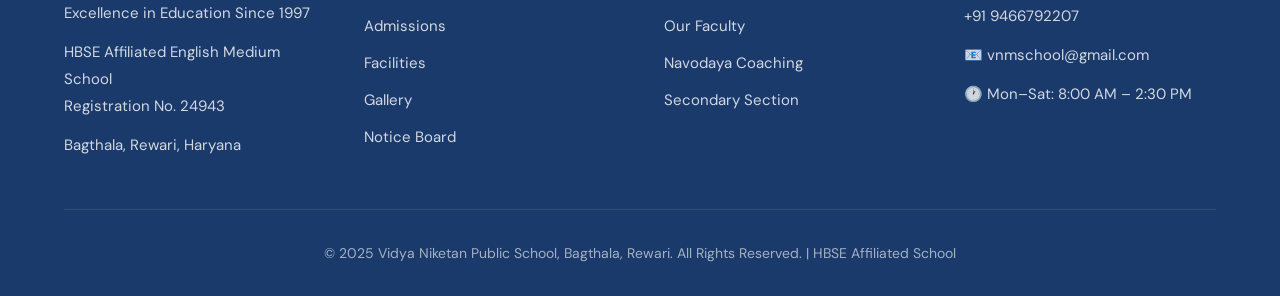
<file: facilities.html>
<!DOCTYPE html>
<html lang="en">
<head>
    <meta charset="UTF-8">
    <meta name="viewport" content="width=device-width, initial-scale=1.0">
    <meta name="description" content="World-class facilities at Vidya Niketan Public School - Smart classes, library, sports ground, transportation, CCTV security, and more.">
    <title>Facilities - Vidya Niketan Public School</title>
    <link rel="preconnect" href="https://fonts.googleapis.com">
    <link rel="preconnect" href="https://fonts.gstatic.com" crossorigin>
    <link href="https://fonts.googleapis.com/css2?family=DM+Sans:wght@300;400;500;600;700&family=Playfair+Display:wght@300;400;500;600;700&display=swap" rel="stylesheet">
    <link rel="stylesheet" href="css/style.css">
    <link rel="stylesheet" href="css/animations.css">
    <link rel="stylesheet" href="css/responsive.css">
</head>
<body>
    <nav class="navbar">
        <div class="navbar-container">
            <a href="index.html" class="navbar-logo">
                <div class="logo-monogram">VN</div>
                <div class="logo-text">
                    <span class="logo-text-line-1">Vidya Niketan</span>
                    <span class="logo-text-line-2">Public School</span>
                </div>
            </a>
            <div class="navbar-menu">
                <a href="index.html">Home</a>
                <a href="about.html">About</a>
                <a href="academics.html">Academics</a>
                <a href="facilities.html">Facilities</a>
                <a href="faculty.html">Faculty</a>
                <a href="gallery.html">Gallery</a>
                <a href="admission.html">Admission</a>
                <a href="fee-structure.html">Fee Structure</a>
                <a href="notice-board.html">Notice Board</a>
                <a href="contact.html">Contact</a>
                <a href="admission.html" class="btn-primary">Apply Now</a>
            </div>
            <div class="hamburger"><span></span><span></span><span></span></div>
        </div>
    </nav>

    <section class="page-hero">
        <div class="container">
            <h1 class="fade-up">Our Facilities</h1>
            <p class="fade-up delay-100">World-Class Infrastructure for Comprehensive Learning</p>
        </div>
    </section>

    <section class="section-padding">
        <div class="container">
            <div class="grid-3">
                <div class="card fade-up" style="padding: 32px;">
                    <div style="font-size: 56px; margin-bottom: 16px;">📚</div>
                    <h3 style="margin-bottom: 12px;">Library</h3>
                    <p style="color: var(--text-muted);">Well-stocked library with books for all classes, reference materials, and a dedicated reading area for students to explore and learn.</p>
                </div>
                <div class="card fade-up delay-100" style="padding: 32px;">
                    <div style="font-size: 56px; margin-bottom: 16px;">🏃</div>
                    <h3 style="margin-bottom: 12px;">Sports Ground</h3>
                    <p style="color: var(--text-muted);">Large playground for cricket, football, athletics, and other outdoor sports activities promoting physical fitness and teamwork.</p>
                </div>
                <div class="card fade-up delay-200" style="padding: 32px;">
                    <div style="font-size: 56px; margin-bottom: 16px;">💻</div>
                    <h3 style="margin-bottom: 12px;">Smart Classes</h3>
                    <p style="color: var(--text-muted);">Digital classrooms equipped with projectors and interactive boards for engaging and effective learning experiences.</p>
                </div>
                <div class="card fade-up" style="padding: 32px;">
                    <div style="font-size: 56px; margin-bottom: 16px;">🚌</div>
                    <h3 style="margin-bottom: 12px;">Transportation</h3>
                    <p style="color: var(--text-muted);">School bus facility covering nearby villages and areas, ensuring safe and convenient commute for students.</p>
                </div>
                <div class="card fade-up delay-100" style="padding: 32px;">
                    <div style="font-size: 56px; margin-bottom: 16px;">📷</div>
                    <h3 style="margin-bottom: 12px;">CCTV Security</h3>
                    <p style="color: var(--text-muted);">24x7 CCTV surveillance across the campus ensuring complete safety and security of all students.</p>
                </div>
                <div class="card fade-up delay-200" style="padding: 32px;">
                    <div style="font-size: 56px; margin-bottom: 16px;">🛝</div>
                    <h3 style="margin-bottom: 12px;">Playground</h3>
                    <p style="color: var(--text-muted);">Dedicated play area for junior students with safe equipment and supervised recreational activities.</p>
                </div>
                <div class="card fade-up" style="padding: 32px; border: 2px solid var(--accent);">
                    <div style="font-size: 56px; margin-bottom: 16px;">🎓</div>
                    <h3 style="margin-bottom: 12px;">Navodaya Coaching</h3>
                    <p style="color: var(--text-muted);">Special coaching program for Navodaya Vidyalaya entrance exam with dedicated faculty and comprehensive preparation.</p>
                </div>
                <div class="card fade-up delay-100" style="padding: 32px;">
                    <div style="font-size: 56px; margin-bottom: 16px;">⚡</div>
                    <h3 style="margin-bottom: 12px;">Power Backup</h3>
                    <p style="color: var(--text-muted);">24x7 uninterrupted power backup ensuring smooth conduct of classes and activities without any disruption.</p>
                </div>
                <div class="card fade-up delay-200" style="padding: 32px;">
                    <div style="font-size: 56px; margin-bottom: 16px;">🧠</div>
                    <h3 style="margin-bottom: 12px;">Personal Counsellor</h3>
                    <p style="color: var(--text-muted);">Dedicated counsellor for student mental health, emotional well-being, and career guidance support.</p>
                </div>
            </div>
        </div>
    </section>

    <footer class="footer">
        <div class="container">
            <div class="footer-grid">
                <div class="footer-section">
                    <h3>Vidya Niketan Public School</h3>
                    <p>Excellence in Education Since 1997</p>
                    <p style="margin-top: 12px;">HBSE Affiliated English Medium School<br>Registration No. 24943</p>
                    <p style="margin-top: 12px;">Bagthala, Rewari, Haryana</p>
                </div>
                <div class="footer-section">
                    <h3>Quick Links</h3>
                    <ul>
                        <li><a href="about.html">About Us</a></li>
                        <li><a href="admission.html">Admissions</a></li>
                        <li><a href="facilities.html">Facilities</a></li>
                        <li><a href="gallery.html">Gallery</a></li>
                        <li><a href="notice-board.html">Notice Board</a></li>
                    </ul>
                </div>
                <div class="footer-section">
                    <h3>Academics</h3>
                    <ul>
                        <li><a href="academics.html">Curriculum</a></li>
                        <li><a href="faculty.html">Our Faculty</a></li>
                        <li><a href="academics.html#navodaya">Navodaya Coaching</a></li>
                        <li><a href="academics.html#secondary">Secondary Section</a></li>
                    </ul>
                </div>
                <div class="footer-section">
                    <h3>Contact Us</h3>
                    <p>📞 +91 9416697456<br>+91 9466792207</p>
                    <p style="margin-top: 12px;">📧 vnmschool@gmail.com</p>
                    <p style="margin-top: 12px;">🕐 Mon–Sat: 8:00 AM – 2:30 PM</p>
                </div>
            </div>
            <div class="footer-bottom">
                <p>&copy; 2025 Vidya Niketan Public School, Bagthala, Rewari. All Rights Reserved. | HBSE Affiliated School</p>
            </div>
        </div>
    </footer>

    <a href="#" class="whatsapp-btn" aria-label="Chat on WhatsApp">
        <svg viewBox="0 0 24 24"><path d="M17.472 14.382c-.297-.149-1.758-.867-2.03-.967-.273-.099-.471-.148-.67.15-.197.297-.767.966-.94 1.164-.173.199-.347.223-.644.075-.297-.15-1.255-.463-2.39-1.475-.883-.788-1.48-1.761-1.653-2.059-.173-.297-.018-.458.13-.606.134-.133.298-.347.446-.52.149-.174.198-.298.298-.497.099-.198.05-.371-.025-.52-.075-.149-.669-1.612-.916-2.207-.242-.579-.487-.5-.669-.51-.173-.008-.371-.01-.57-.01-.198 0-.52.074-.792.372-.272.297-1.04 1.016-1.04 2.479 0 1.462 1.065 2.875 1.213 3.074.149.198 2.096 3.2 5.077 4.487.709.306 1.262.489 1.694.625.712.227 1.36.195 1.871.118.571-.085 1.758-.719 2.006-1.413.248-.694.248-1.289.173-1.413-.074-.124-.272-.198-.57-.347m-5.421 7.403h-.004a9.87 9.87 0 01-5.031-1.378l-.361-.214-3.741.982.998-3.648-.235-.374a9.86 9.86 0 01-1.51-5.26c.001-5.45 4.436-9.884 9.888-9.884 2.64 0 5.122 1.03 6.988 2.898a9.825 9.825 0 012.893 6.994c-.003 5.45-4.437 9.884-9.885 9.884m8.413-18.297A11.815 11.815 0 0012.05 0C5.495 0 .16 5.335.157 11.892c0 2.096.547 4.142 1.588 5.945L.057 24l6.305-1.654a11.882 11.882 0 005.683 1.448h.005c6.554 0 11.89-5.335 11.893-11.893a11.821 11.821 0 00-3.48-8.413z"/></svg>
    </a>

    <button class="back-to-top" aria-label="Back to top">
        <svg width="24" height="24" viewBox="0 0 24 24" fill="none" stroke="currentColor" stroke-width="2" stroke-linecap="round" stroke-linejoin="round"><polyline points="18 15 12 9 6 15"></polyline></svg>
    </button>

    <script src="js/main.js"></script>
</body>
</html>
</file>
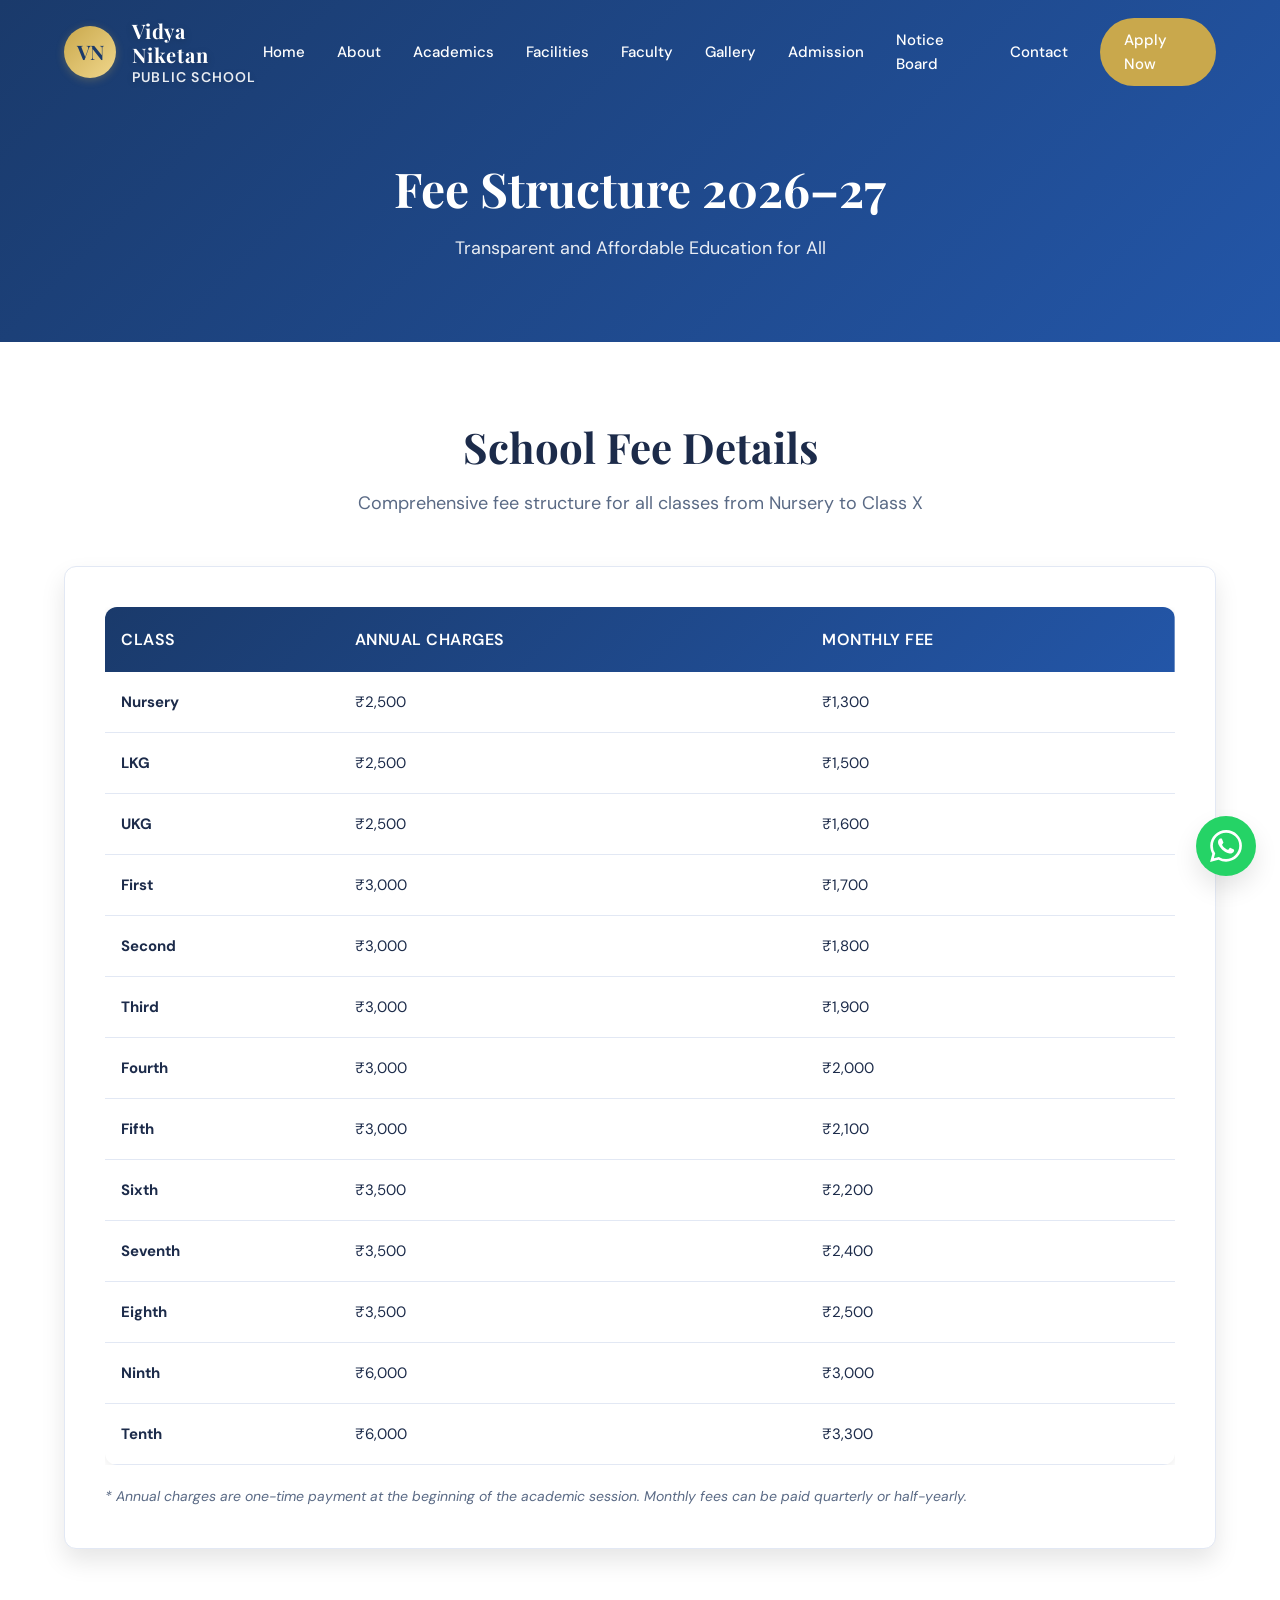
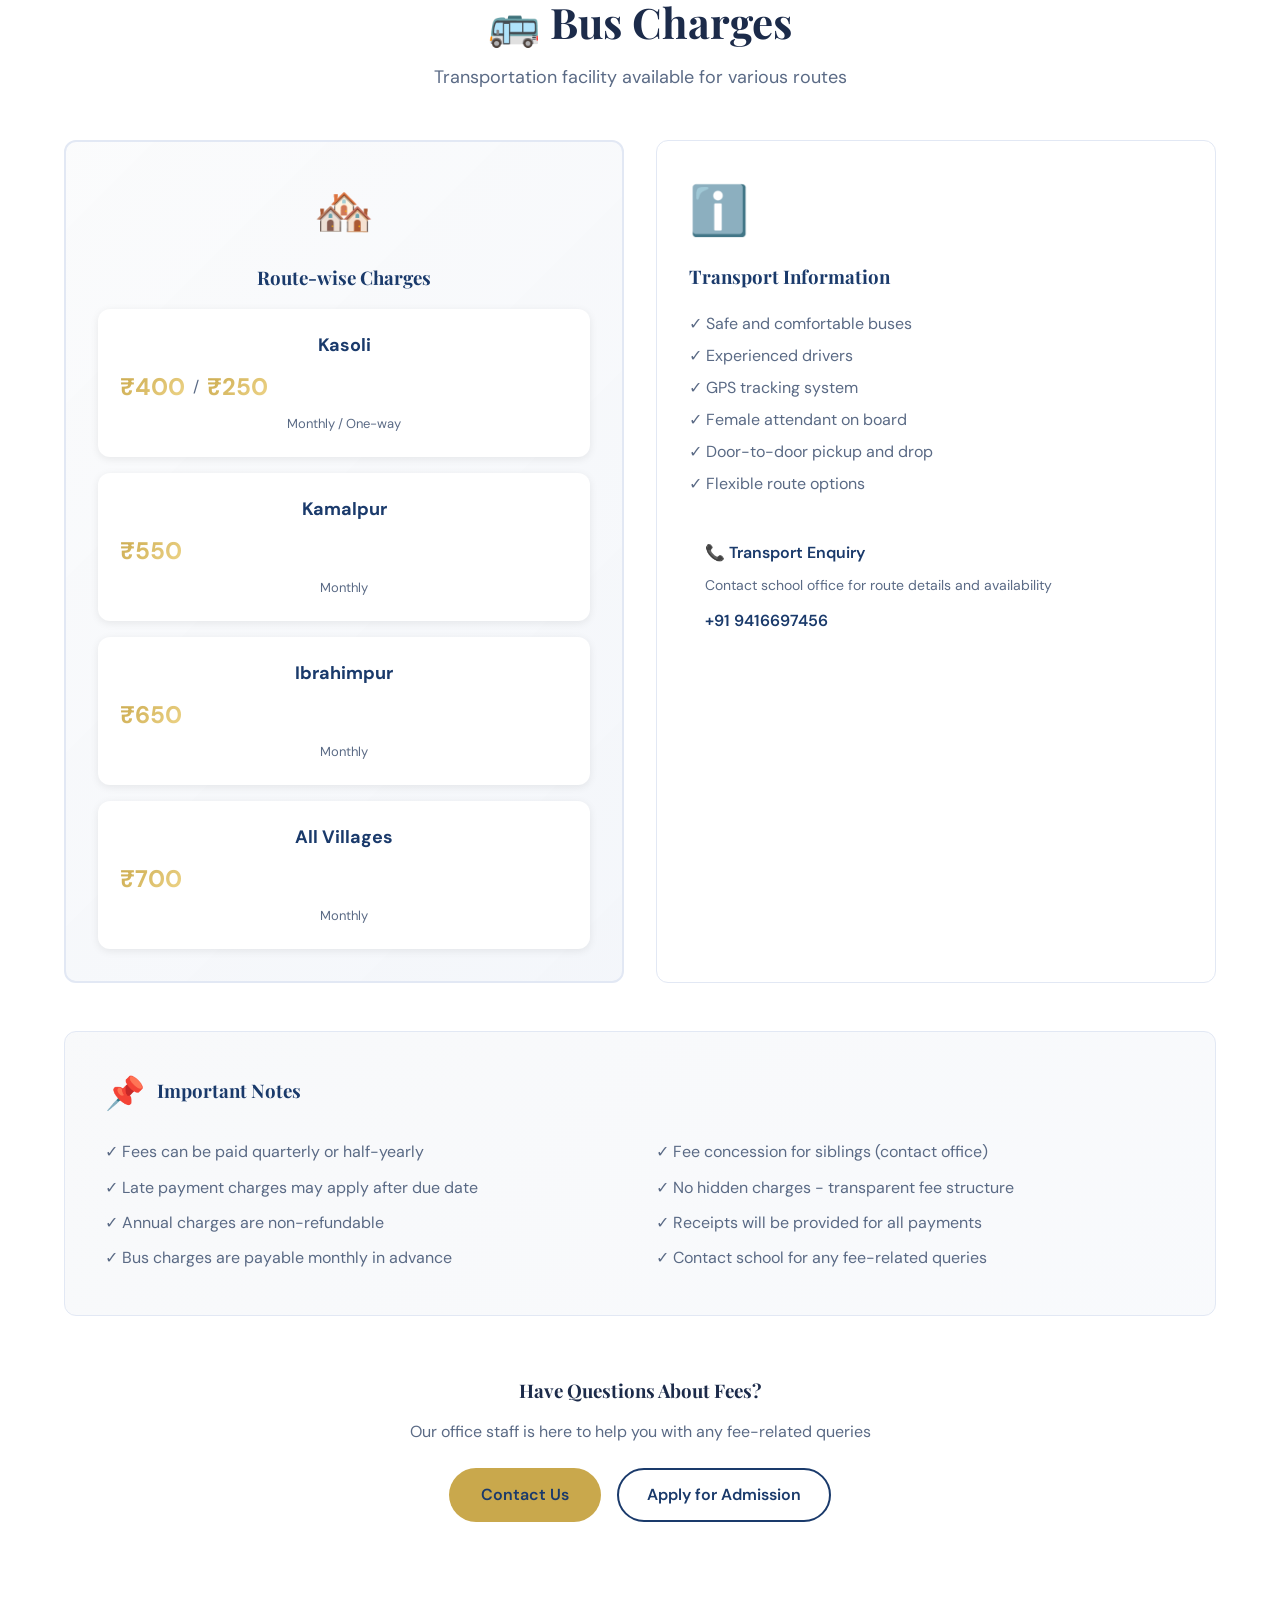
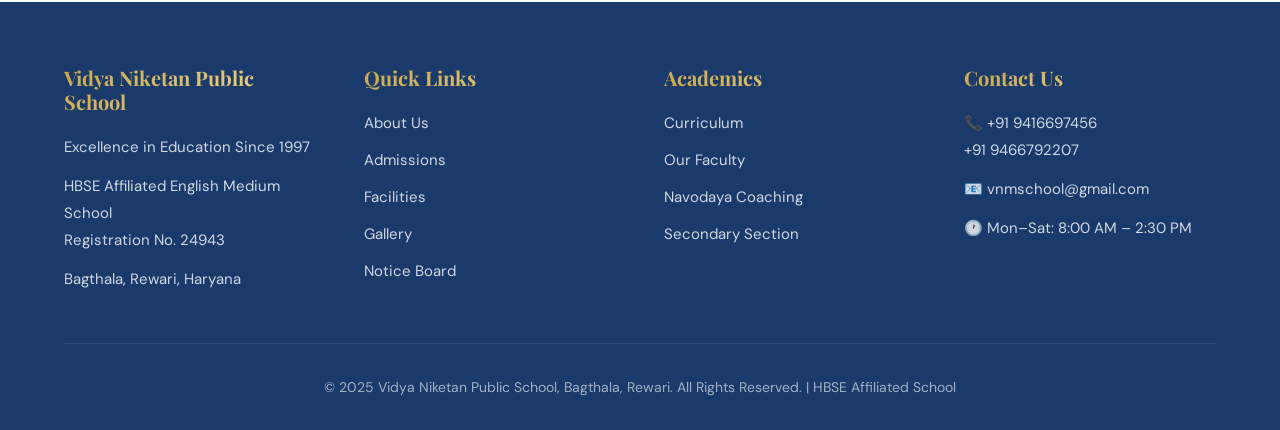
<file: fee-structure.html>
<!DOCTYPE html>
<html lang="en">
<head>
    <meta charset="UTF-8">
    <meta name="viewport" content="width=device-width, initial-scale=1.0">
    <meta name="description" content="Fee Structure 2026-27 for Vidya Niketan Public School - Detailed breakdown of annual charges, monthly fees, and bus charges for all classes.">
    <title>Fee Structure 2026-27 - Vidya Niketan Public School</title>
    <link rel="preconnect" href="https://fonts.googleapis.com">
    <link rel="preconnect" href="https://fonts.gstatic.com" crossorigin>
    <link href="https://fonts.googleapis.com/css2?family=DM+Sans:wght@300;400;500;600;700&family=Playfair+Display:wght@300;400;500;600;700&display=swap" rel="stylesheet">
    <link rel="stylesheet" href="css/style.css">
    <link rel="stylesheet" href="css/animations.css">
    <link rel="stylesheet" href="css/responsive.css">
</head>
<body>
    <!-- Navigation -->
    <nav class="navbar">
        <div class="navbar-container">
            <a href="index.html" class="navbar-logo">
                <div class="logo-monogram">VN</div>
                <div class="logo-text">
                    <span class="logo-text-line-1">Vidya Niketan</span>
                    <span class="logo-text-line-2">Public School</span>
                </div>
            </a>
            <div class="navbar-menu">
                <a href="index.html">Home</a>
                <a href="about.html">About</a>
                <a href="academics.html">Academics</a>
                <a href="facilities.html">Facilities</a>
                <a href="faculty.html">Faculty</a>
                <a href="gallery.html">Gallery</a>
                <a href="admission.html">Admission</a>
                <a href="notice-board.html">Notice Board</a>
                <a href="contact.html">Contact</a>
                <a href="admission.html" class="btn-primary">Apply Now</a>
            </div>
            <div class="hamburger">
                <span></span>
                <span></span>
                <span></span>
            </div>
        </div>
    </nav>

    <!-- Page Hero -->
    <section class="page-hero">
        <div class="container">
            <h1 class="fade-up">Fee Structure 2026–27</h1>
            <p class="fade-up delay-100">Transparent and Affordable Education for All</p>
        </div>
    </section>

    <!-- Fee Structure Section -->
    <section class="section-padding">
        <div class="container">
            <div class="section-header text-center fade-up">
                <h2>School Fee Details</h2>
                <p>Comprehensive fee structure for all classes from Nursery to Class X</p>
            </div>

            <!-- Fee Table Card -->
            <div class="card fade-up" style="padding: 40px; margin-bottom: 48px; box-shadow: var(--shadow-lg);">
                <div class="table-responsive">
                    <table class="fee-table">
                        <thead>
                            <tr>
                                <th>Class</th>
                                <th>Annual Charges</th>
                                <th>Monthly Fee</th>
                            </tr>
                        </thead>
                        <tbody>
                            <tr>
                                <td><strong>Nursery</strong></td>
                                <td>₹2,500</td>
                                <td>₹1,300</td>
                            </tr>
                            <tr>
                                <td><strong>LKG</strong></td>
                                <td>₹2,500</td>
                                <td>₹1,500</td>
                            </tr>
                            <tr>
                                <td><strong>UKG</strong></td>
                                <td>₹2,500</td>
                                <td>₹1,600</td>
                            </tr>
                            <tr>
                                <td><strong>First</strong></td>
                                <td>₹3,000</td>
                                <td>₹1,700</td>
                            </tr>
                            <tr>
                                <td><strong>Second</strong></td>
                                <td>₹3,000</td>
                                <td>₹1,800</td>
                            </tr>
                            <tr>
                                <td><strong>Third</strong></td>
                                <td>₹3,000</td>
                                <td>₹1,900</td>
                            </tr>
                            <tr>
                                <td><strong>Fourth</strong></td>
                                <td>₹3,000</td>
                                <td>₹2,000</td>
                            </tr>
                            <tr>
                                <td><strong>Fifth</strong></td>
                                <td>₹3,000</td>
                                <td>₹2,100</td>
                            </tr>
                            <tr>
                                <td><strong>Sixth</strong></td>
                                <td>₹3,500</td>
                                <td>₹2,200</td>
                            </tr>
                            <tr>
                                <td><strong>Seventh</strong></td>
                                <td>₹3,500</td>
                                <td>₹2,400</td>
                            </tr>
                            <tr>
                                <td><strong>Eighth</strong></td>
                                <td>₹3,500</td>
                                <td>₹2,500</td>
                            </tr>
                            <tr>
                                <td><strong>Ninth</strong></td>
                                <td>₹6,000</td>
                                <td>₹3,000</td>
                            </tr>
                            <tr>
                                <td><strong>Tenth</strong></td>
                                <td>₹6,000</td>
                                <td>₹3,300</td>
                            </tr>
                        </tbody>
                    </table>
                </div>
                <p style="color: var(--text-muted); margin-top: 20px; font-size: 14px; font-style: italic;">* Annual charges are one-time payment at the beginning of the academic session. Monthly fees can be paid quarterly or half-yearly.</p>
            </div>

            <!-- Bus Charges Section -->
            <div class="fade-up delay-200">
                <div class="section-header text-center">
                    <h2>🚌 Bus Charges</h2>
                    <p>Transportation facility available for various routes</p>
                </div>

                <div class="grid-2">
                    <!-- Bus Charges Card 1 -->
                    <div class="card bus-charge-card" style="padding: 32px; text-align: center;">
                        <div style="font-size: 48px; margin-bottom: 16px;">🏘️</div>
                        <h3 style="margin-bottom: 20px; color: var(--primary);">Route-wise Charges</h3>
                        <div class="bus-routes">
                            <div class="bus-route-item">
                                <div class="route-name">Kasoli</div>
                                <div class="route-price">
                                    <span class="price-option">₹400</span>
                                    <span class="price-separator">/</span>
                                    <span class="price-option">₹250</span>
                                </div>
                                <p style="font-size: 13px; color: var(--text-muted); margin-top: 8px;">Monthly / One-way</p>
                            </div>
                            <div class="bus-route-item">
                                <div class="route-name">Kamalpur</div>
                                <div class="route-price">
                                    <span class="price-option">₹550</span>
                                </div>
                                <p style="font-size: 13px; color: var(--text-muted); margin-top: 8px;">Monthly</p>
                            </div>
                            <div class="bus-route-item">
                                <div class="route-name">Ibrahimpur</div>
                                <div class="route-price">
                                    <span class="price-option">₹650</span>
                                </div>
                                <p style="font-size: 13px; color: var(--text-muted); margin-top: 8px;">Monthly</p>
                            </div>
                            <div class="bus-route-item">
                                <div class="route-name">All Villages</div>
                                <div class="route-price">
                                    <span class="price-option">₹700</span>
                                </div>
                                <p style="font-size: 13px; color: var(--text-muted); margin-top: 8px;">Monthly</p>
                            </div>
                        </div>
                    </div>

                    <!-- Transport Info Card -->
                    <div class="card" style="padding: 32px;">
                        <div style="font-size: 48px; margin-bottom: 16px;">ℹ️</div>
                        <h3 style="margin-bottom: 20px; color: var(--primary);">Transport Information</h3>
                        <ul style="color: var(--text-muted); line-height: 2;">
                            <li>✓ Safe and comfortable buses</li>
                            <li>✓ Experienced drivers</li>
                            <li>✓ GPS tracking system</li>
                            <li>✓ Female attendant on board</li>
                            <li>✓ Door-to-door pickup and drop</li>
                            <li>✓ Flexible route options</li>
                        </ul>
                        <div style="background-color: var(--bg-light); padding: 16px; border-radius: 8px; margin-top: 24px;">
                            <p style="color: var(--primary); font-weight: 600; margin-bottom: 8px;">📞 Transport Enquiry</p>
                            <p style="color: var(--text-muted); font-size: 14px;">Contact school office for route details and availability</p>
                            <p style="color: var(--primary); font-weight: 600; margin-top: 12px;">+91 9416697456</p>
                        </div>
                    </div>
                </div>
            </div>

            <!-- Important Notes -->
            <div class="card fade-up delay-300" style="padding: 40px; margin-top: 48px; background: linear-gradient(135deg, rgba(26, 58, 107, 0.03), rgba(35, 86, 168, 0.03));">
                <h3 style="color: var(--primary); margin-bottom: 24px; display: flex; align-items: center; gap: 12px;">
                    <span style="font-size: 32px;">📌</span> Important Notes
                </h3>
                <div class="grid-2">
                    <div>
                        <ul style="color: var(--text-muted); line-height: 2.2;">
                            <li>✓ Fees can be paid quarterly or half-yearly</li>
                            <li>✓ Late payment charges may apply after due date</li>
                            <li>✓ Annual charges are non-refundable</li>
                            <li>✓ Bus charges are payable monthly in advance</li>
                        </ul>
                    </div>
                    <div>
                        <ul style="color: var(--text-muted); line-height: 2.2;">
                            <li>✓ Fee concession for siblings (contact office)</li>
                            <li>✓ No hidden charges - transparent fee structure</li>
                            <li>✓ Receipts will be provided for all payments</li>
                            <li>✓ Contact school for any fee-related queries</li>
                        </ul>
                    </div>
                </div>
            </div>

            <!-- Contact CTA -->
            <div class="text-center fade-up delay-400" style="margin-top: 64px;">
                <h3 style="margin-bottom: 16px;">Have Questions About Fees?</h3>
                <p style="color: var(--text-muted); margin-bottom: 24px;">Our office staff is here to help you with any fee-related queries</p>
                <div style="display: flex; gap: 16px; justify-content: center; flex-wrap: wrap;">
                    <a href="contact.html" class="btn-primary">Contact Us</a>
                    <a href="admission.html" class="btn-outline">Apply for Admission</a>
                </div>
            </div>
        </div>
    </section>

    <!-- Footer -->
    <footer class="footer">
        <div class="container">
            <div class="footer-grid">
                <div class="footer-section">
                    <h3>Vidya Niketan Public School</h3>
                    <p>Excellence in Education Since 1997</p>
                    <p style="margin-top: 12px;">HBSE Affiliated English Medium School<br>Registration No. 24943</p>
                    <p style="margin-top: 12px;">Bagthala, Rewari, Haryana</p>
                </div>
                <div class="footer-section">
                    <h3>Quick Links</h3>
                    <ul>
                        <li><a href="about.html">About Us</a></li>
                        <li><a href="admission.html">Admissions</a></li>
                        <li><a href="facilities.html">Facilities</a></li>
                        <li><a href="gallery.html">Gallery</a></li>
                        <li><a href="notice-board.html">Notice Board</a></li>
                    </ul>
                </div>
                <div class="footer-section">
                    <h3>Academics</h3>
                    <ul>
                        <li><a href="academics.html">Curriculum</a></li>
                        <li><a href="faculty.html">Our Faculty</a></li>
                        <li><a href="academics.html#navodaya">Navodaya Coaching</a></li>
                        <li><a href="academics.html#secondary">Secondary Section</a></li>
                    </ul>
                </div>
                <div class="footer-section">
                    <h3>Contact Us</h3>
                    <p>📞 +91 9416697456<br>+91 9466792207</p>
                    <p style="margin-top: 12px;">📧 vnmschool@gmail.com</p>
                    <p style="margin-top: 12px;">🕐 Mon–Sat: 8:00 AM – 2:30 PM</p>
                </div>
            </div>
            <div class="footer-bottom">
                <p>&copy; 2025 Vidya Niketan Public School, Bagthala, Rewari. All Rights Reserved. | HBSE Affiliated School</p>
            </div>
        </div>
    </footer>

    <!-- WhatsApp Button -->
    <a href="#" class="whatsapp-btn" aria-label="Chat on WhatsApp">
        <svg viewBox="0 0 24 24"><path d="M17.472 14.382c-.297-.149-1.758-.867-2.03-.967-.273-.099-.471-.148-.67.15-.197.297-.767.966-.94 1.164-.173.199-.347.223-.644.075-.297-.15-1.255-.463-2.39-1.475-.883-.788-1.48-1.761-1.653-2.059-.173-.297-.018-.458.13-.606.134-.133.298-.347.446-.52.149-.174.198-.298.298-.497.099-.198.05-.371-.025-.52-.075-.149-.669-1.612-.916-2.207-.242-.579-.487-.5-.669-.51-.173-.008-.371-.01-.57-.01-.198 0-.52.074-.792.372-.272.297-1.04 1.016-1.04 2.479 0 1.462 1.065 2.875 1.213 3.074.149.198 2.096 3.2 5.077 4.487.709.306 1.262.489 1.694.625.712.227 1.36.195 1.871.118.571-.085 1.758-.719 2.006-1.413.248-.694.248-1.289.173-1.413-.074-.124-.272-.198-.57-.347m-5.421 7.403h-.004a9.87 9.87 0 01-5.031-1.378l-.361-.214-3.741.982.998-3.648-.235-.374a9.86 9.86 0 01-1.51-5.26c.001-5.45 4.436-9.884 9.888-9.884 2.64 0 5.122 1.03 6.988 2.898a9.825 9.825 0 012.893 6.994c-.003 5.45-4.437 9.884-9.885 9.884m8.413-18.297A11.815 11.815 0 0012.05 0C5.495 0 .16 5.335.157 11.892c0 2.096.547 4.142 1.588 5.945L.057 24l6.305-1.654a11.882 11.882 0 005.683 1.448h.005c6.554 0 11.89-5.335 11.893-11.893a11.821 11.821 0 00-3.48-8.413z"/></svg>
    </a>

    <!-- Back to Top Button -->
    <button class="back-to-top" aria-label="Back to top">
        <svg width="24" height="24" viewBox="0 0 24 24" fill="none" stroke="currentColor" stroke-width="2" stroke-linecap="round" stroke-linejoin="round"><polyline points="18 15 12 9 6 15"></polyline></svg>
    </button>

    <!-- JavaScript -->
    <script src="js/main.js"></script>
    <script>
        // Fade-in animation on scroll for fee table rows
        document.addEventListener('DOMContentLoaded', function() {
            const tableRows = document.querySelectorAll('.fee-table tbody tr');
            
            const observerOptions = {
                threshold: 0.1,
                rootMargin: '0px 0px -50px 0px'
            };
            
            const observer = new IntersectionObserver((entries) => {
                entries.forEach((entry, index) => {
                    if (entry.isIntersecting) {
                        setTimeout(() => {
                            entry.target.style.opacity = '1';
                            entry.target.style.transform = 'translateY(0)';
                        }, index * 50);
                        observer.unobserve(entry.target);
                    }
                });
            }, observerOptions);
            
            tableRows.forEach(row => {
                row.style.opacity = '0';
                row.style.transform = 'translateY(20px)';
                row.style.transition = 'opacity 0.5s ease, transform 0.5s ease';
                observer.observe(row);
            });
        });
    </script>
</body>
</html>
</file>
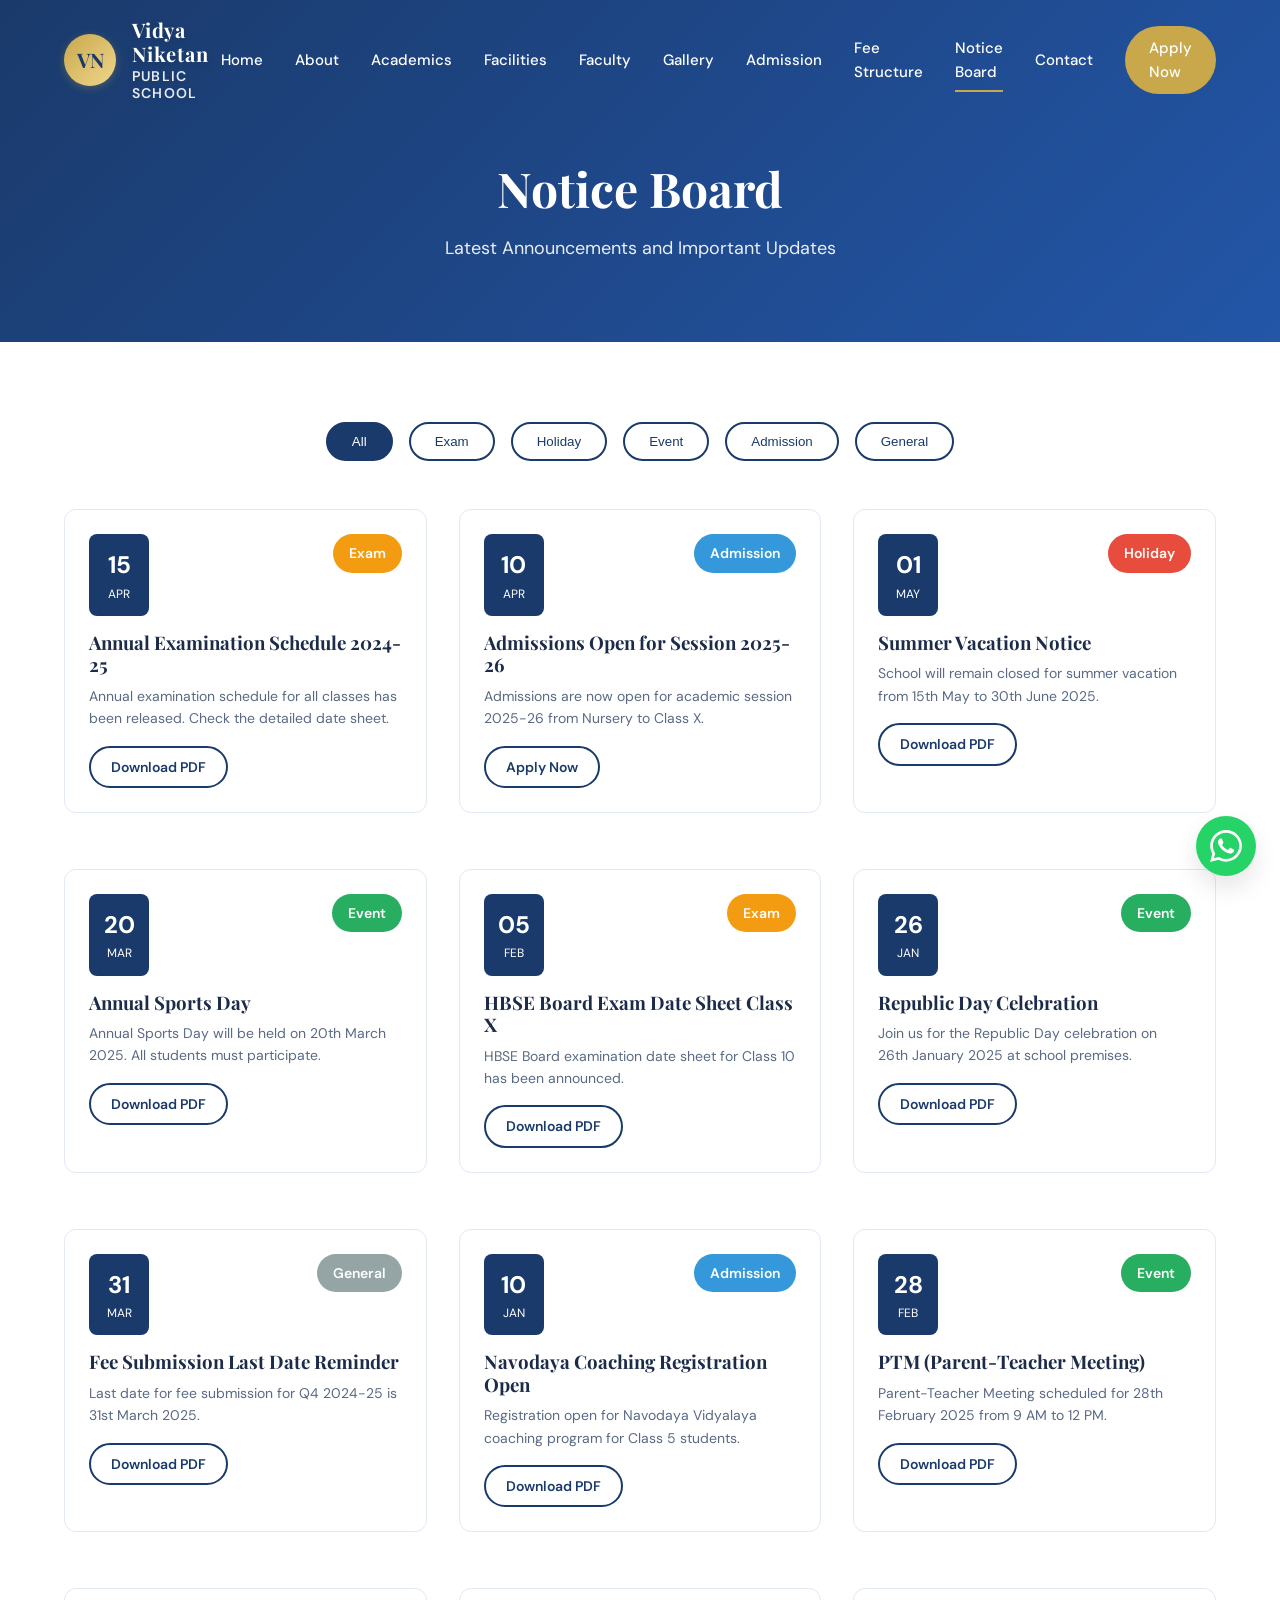
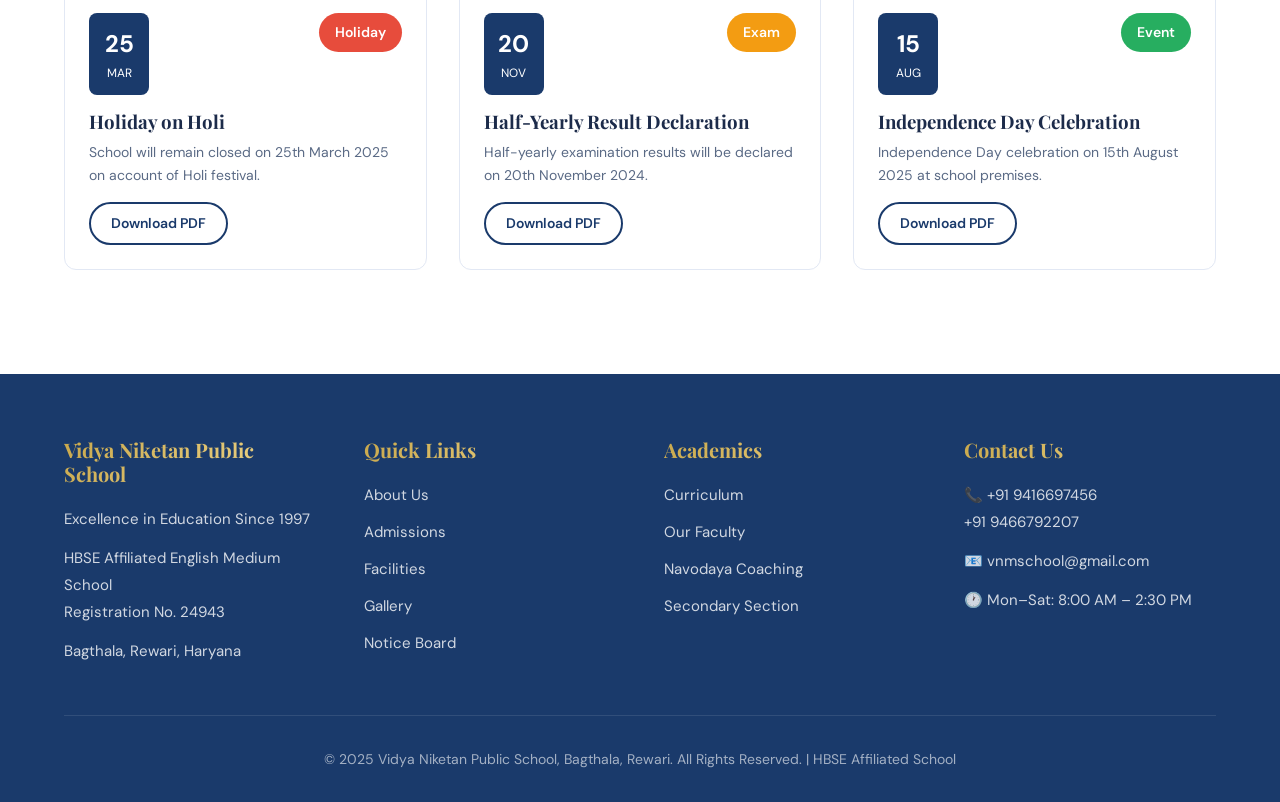
<file: notice-board.html>
<!DOCTYPE html>
<html lang="en">
<head>
    <meta charset="UTF-8">
    <meta name="viewport" content="width=device-width, initial-scale=1.0">
    <meta name="description" content="Notice board of Vidya Niketan Public School - Latest announcements, exam schedules, events, and important updates.">
    <title>Notice Board - Vidya Niketan Public School</title>
    <link rel="preconnect" href="https://fonts.googleapis.com">
    <link rel="preconnect" href="https://fonts.gstatic.com" crossorigin>
    <link href="https://fonts.googleapis.com/css2?family=DM+Sans:wght@300;400;500;600;700&family=Playfair+Display:wght@300;400;500;600;700&display=swap" rel="stylesheet">
    <link rel="stylesheet" href="css/style.css">
    <link rel="stylesheet" href="css/animations.css">
    <link rel="stylesheet" href="css/responsive.css">
</head>
<body>
    <nav class="navbar">
        <div class="navbar-container">
            <a href="index.html" class="navbar-logo">
                <div class="logo-monogram">VN</div>
                <div class="logo-text">
                    <span class="logo-text-line-1">Vidya Niketan</span>
                    <span class="logo-text-line-2">Public School</span>
                </div>
            </a>
            <div class="navbar-menu">
                <a href="index.html">Home</a>
                <a href="about.html">About</a>
                <a href="academics.html">Academics</a>
                <a href="facilities.html">Facilities</a>
                <a href="faculty.html">Faculty</a>
                <a href="gallery.html">Gallery</a>
                <a href="admission.html">Admission</a>
                <a href="fee-structure.html">Fee Structure</a>
                <a href="notice-board.html">Notice Board</a>
                <a href="contact.html">Contact</a>
                <a href="admission.html" class="btn-primary">Apply Now</a>
            </div>
            <div class="hamburger"><span></span><span></span><span></span></div>
        </div>
    </nav>

    <section class="page-hero">
        <div class="container">
            <h1 class="fade-up">Notice Board</h1>
            <p class="fade-up delay-100">Latest Announcements and Important Updates</p>
        </div>
    </section>

    <section class="section-padding">
        <div class="container">
            <div class="notice-filters fade-up">
                <button class="active" data-filter="all">All</button>
                <button data-filter="exam">Exam</button>
                <button data-filter="holiday">Holiday</button>
                <button data-filter="event">Event</button>
                <button data-filter="admission">Admission</button>
                <button data-filter="general">General</button>
            </div>

            <div class="grid-3">
                <div class="card notice-card fade-up" data-category="exam">
                    <div style="display: flex; justify-content: space-between; align-items: start; margin-bottom: 16px;">
                        <div style="background-color: var(--primary); color: var(--white); padding: 12px; border-radius: 8px; text-align: center; min-width: 60px;"><div style="font-size: 24px; font-weight: 700;">15</div><div style="font-size: 12px;">APR</div></div>
                        <span class="badge" style="background-color: #f39c12; color: white;">Exam</span>
                    </div>
                    <h3 style="margin-bottom: 8px;">Annual Examination Schedule 2024-25</h3>
                    <p style="color: var(--text-muted); font-size: 14px; margin-bottom: 16px;">Annual examination schedule for all classes has been released. Check the detailed date sheet.</p>
                    <a href="#" class="btn-outline" style="padding: 8px 20px; font-size: 14px;">Download PDF</a>
                </div>

                <div class="card notice-card fade-up" data-category="admission">
                    <div style="display: flex; justify-content: space-between; align-items: start; margin-bottom: 16px;">
                        <div style="background-color: var(--primary); color: var(--white); padding: 12px; border-radius: 8px; text-align: center; min-width: 60px;"><div style="font-size: 24px; font-weight: 700;">10</div><div style="font-size: 12px;">APR</div></div>
                        <span class="badge" style="background-color: #3498db; color: white;">Admission</span>
                    </div>
                    <h3 style="margin-bottom: 8px;">Admissions Open for Session 2025-26</h3>
                    <p style="color: var(--text-muted); font-size: 14px; margin-bottom: 16px;">Admissions are now open for academic session 2025-26 from Nursery to Class X.</p>
                    <a href="admission.html" class="btn-outline" style="padding: 8px 20px; font-size: 14px;">Apply Now</a>
                </div>

                <div class="card notice-card fade-up" data-category="holiday">
                    <div style="display: flex; justify-content: space-between; align-items: start; margin-bottom: 16px;">
                        <div style="background-color: var(--primary); color: var(--white); padding: 12px; border-radius: 8px; text-align: center; min-width: 60px;"><div style="font-size: 24px; font-weight: 700;">01</div><div style="font-size: 12px;">MAY</div></div>
                        <span class="badge" style="background-color: #e74c3c; color: white;">Holiday</span>
                    </div>
                    <h3 style="margin-bottom: 8px;">Summer Vacation Notice</h3>
                    <p style="color: var(--text-muted); font-size: 14px; margin-bottom: 16px;">School will remain closed for summer vacation from 15th May to 30th June 2025.</p>
                    <a href="#" class="btn-outline" style="padding: 8px 20px; font-size: 14px;">Download PDF</a>
                </div>

                <div class="card notice-card fade-up" data-category="event">
                    <div style="display: flex; justify-content: space-between; align-items: start; margin-bottom: 16px;">
                        <div style="background-color: var(--primary); color: var(--white); padding: 12px; border-radius: 8px; text-align: center; min-width: 60px;"><div style="font-size: 24px; font-weight: 700;">20</div><div style="font-size: 12px;">MAR</div></div>
                        <span class="badge" style="background-color: #27ae60; color: white;">Event</span>
                    </div>
                    <h3 style="margin-bottom: 8px;">Annual Sports Day</h3>
                    <p style="color: var(--text-muted); font-size: 14px; margin-bottom: 16px;">Annual Sports Day will be held on 20th March 2025. All students must participate.</p>
                    <a href="#" class="btn-outline" style="padding: 8px 20px; font-size: 14px;">Download PDF</a>
                </div>

                <div class="card notice-card fade-up" data-category="exam">
                    <div style="display: flex; justify-content: space-between; align-items: start; margin-bottom: 16px;">
                        <div style="background-color: var(--primary); color: var(--white); padding: 12px; border-radius: 8px; text-align: center; min-width: 60px;"><div style="font-size: 24px; font-weight: 700;">05</div><div style="font-size: 12px;">FEB</div></div>
                        <span class="badge" style="background-color: #f39c12; color: white;">Exam</span>
                    </div>
                    <h3 style="margin-bottom: 8px;">HBSE Board Exam Date Sheet Class X</h3>
                    <p style="color: var(--text-muted); font-size: 14px; margin-bottom: 16px;">HBSE Board examination date sheet for Class 10 has been announced.</p>
                    <a href="#" class="btn-outline" style="padding: 8px 20px; font-size: 14px;">Download PDF</a>
                </div>

                <div class="card notice-card fade-up" data-category="event">
                    <div style="display: flex; justify-content: space-between; align-items: start; margin-bottom: 16px;">
                        <div style="background-color: var(--primary); color: var(--white); padding: 12px; border-radius: 8px; text-align: center; min-width: 60px;"><div style="font-size: 24px; font-weight: 700;">26</div><div style="font-size: 12px;">JAN</div></div>
                        <span class="badge" style="background-color: #27ae60; color: white;">Event</span>
                    </div>
                    <h3 style="margin-bottom: 8px;">Republic Day Celebration</h3>
                    <p style="color: var(--text-muted); font-size: 14px; margin-bottom: 16px;">Join us for the Republic Day celebration on 26th January 2025 at school premises.</p>
                    <a href="#" class="btn-outline" style="padding: 8px 20px; font-size: 14px;">Download PDF</a>
                </div>

                <div class="card notice-card fade-up" data-category="general">
                    <div style="display: flex; justify-content: space-between; align-items: start; margin-bottom: 16px;">
                        <div style="background-color: var(--primary); color: var(--white); padding: 12px; border-radius: 8px; text-align: center; min-width: 60px;"><div style="font-size: 24px; font-weight: 700;">31</div><div style="font-size: 12px;">MAR</div></div>
                        <span class="badge" style="background-color: #95a5a6; color: white;">General</span>
                    </div>
                    <h3 style="margin-bottom: 8px;">Fee Submission Last Date Reminder</h3>
                    <p style="color: var(--text-muted); font-size: 14px; margin-bottom: 16px;">Last date for fee submission for Q4 2024-25 is 31st March 2025.</p>
                    <a href="#" class="btn-outline" style="padding: 8px 20px; font-size: 14px;">Download PDF</a>
                </div>

                <div class="card notice-card fade-up" data-category="admission">
                    <div style="display: flex; justify-content: space-between; align-items: start; margin-bottom: 16px;">
                        <div style="background-color: var(--primary); color: var(--white); padding: 12px; border-radius: 8px; text-align: center; min-width: 60px;"><div style="font-size: 24px; font-weight: 700;">10</div><div style="font-size: 12px;">JAN</div></div>
                        <span class="badge" style="background-color: #3498db; color: white;">Admission</span>
                    </div>
                    <h3 style="margin-bottom: 8px;">Navodaya Coaching Registration Open</h3>
                    <p style="color: var(--text-muted); font-size: 14px; margin-bottom: 16px;">Registration open for Navodaya Vidyalaya coaching program for Class 5 students.</p>
                    <a href="#" class="btn-outline" style="padding: 8px 20px; font-size: 14px;">Download PDF</a>
                </div>

                <div class="card notice-card fade-up" data-category="event">
                    <div style="display: flex; justify-content: space-between; align-items: start; margin-bottom: 16px;">
                        <div style="background-color: var(--primary); color: var(--white); padding: 12px; border-radius: 8px; text-align: center; min-width: 60px;"><div style="font-size: 24px; font-weight: 700;">28</div><div style="font-size: 12px;">FEB</div></div>
                        <span class="badge" style="background-color: #27ae60; color: white;">Event</span>
                    </div>
                    <h3 style="margin-bottom: 8px;">PTM (Parent-Teacher Meeting)</h3>
                    <p style="color: var(--text-muted); font-size: 14px; margin-bottom: 16px;">Parent-Teacher Meeting scheduled for 28th February 2025 from 9 AM to 12 PM.</p>
                    <a href="#" class="btn-outline" style="padding: 8px 20px; font-size: 14px;">Download PDF</a>
                </div>

                <div class="card notice-card fade-up" data-category="holiday">
                    <div style="display: flex; justify-content: space-between; align-items: start; margin-bottom: 16px;">
                        <div style="background-color: var(--primary); color: var(--white); padding: 12px; border-radius: 8px; text-align: center; min-width: 60px;"><div style="font-size: 24px; font-weight: 700;">25</div><div style="font-size: 12px;">MAR</div></div>
                        <span class="badge" style="background-color: #e74c3c; color: white;">Holiday</span>
                    </div>
                    <h3 style="margin-bottom: 8px;">Holiday on Holi</h3>
                    <p style="color: var(--text-muted); font-size: 14px; margin-bottom: 16px;">School will remain closed on 25th March 2025 on account of Holi festival.</p>
                    <a href="#" class="btn-outline" style="padding: 8px 20px; font-size: 14px;">Download PDF</a>
                </div>

                <div class="card notice-card fade-up" data-category="exam">
                    <div style="display: flex; justify-content: space-between; align-items: start; margin-bottom: 16px;">
                        <div style="background-color: var(--primary); color: var(--white); padding: 12px; border-radius: 8px; text-align: center; min-width: 60px;"><div style="font-size: 24px; font-weight: 700;">20</div><div style="font-size: 12px;">NOV</div></div>
                        <span class="badge" style="background-color: #f39c12; color: white;">Exam</span>
                    </div>
                    <h3 style="margin-bottom: 8px;">Half-Yearly Result Declaration</h3>
                    <p style="color: var(--text-muted); font-size: 14px; margin-bottom: 16px;">Half-yearly examination results will be declared on 20th November 2024.</p>
                    <a href="#" class="btn-outline" style="padding: 8px 20px; font-size: 14px;">Download PDF</a>
                </div>

                <div class="card notice-card fade-up" data-category="event">
                    <div style="display: flex; justify-content: space-between; align-items: start; margin-bottom: 16px;">
                        <div style="background-color: var(--primary); color: var(--white); padding: 12px; border-radius: 8px; text-align: center; min-width: 60px;"><div style="font-size: 24px; font-weight: 700;">15</div><div style="font-size: 12px;">AUG</div></div>
                        <span class="badge" style="background-color: #27ae60; color: white;">Event</span>
                    </div>
                    <h3 style="margin-bottom: 8px;">Independence Day Celebration</h3>
                    <p style="color: var(--text-muted); font-size: 14px; margin-bottom: 16px;">Independence Day celebration on 15th August 2025 at school premises.</p>
                    <a href="#" class="btn-outline" style="padding: 8px 20px; font-size: 14px;">Download PDF</a>
                </div>
            </div>
        </div>
    </section>

    <footer class="footer">
        <div class="container">
            <div class="footer-grid">
                <div class="footer-section"><h3>Vidya Niketan Public School</h3><p>Excellence in Education Since 1997</p><p style="margin-top: 12px;">HBSE Affiliated English Medium School<br>Registration No. 24943</p><p style="margin-top: 12px;">Bagthala, Rewari, Haryana</p></div>
                <div class="footer-section"><h3>Quick Links</h3><ul><li><a href="about.html">About Us</a></li><li><a href="admission.html">Admissions</a></li><li><a href="facilities.html">Facilities</a></li><li><a href="gallery.html">Gallery</a></li><li><a href="notice-board.html">Notice Board</a></li></ul></div>
                <div class="footer-section"><h3>Academics</h3><ul><li><a href="academics.html">Curriculum</a></li><li><a href="faculty.html">Our Faculty</a></li><li><a href="academics.html#navodaya">Navodaya Coaching</a></li><li><a href="academics.html#secondary">Secondary Section</a></li></ul></div>
                <div class="footer-section"><h3>Contact Us</h3><p>📞 +91 9416697456<br>+91 9466792207</p><p style="margin-top: 12px;">📧 vnmschool@gmail.com</p><p style="margin-top: 12px;">🕐 Mon–Sat: 8:00 AM – 2:30 PM</p></div>
            </div>
            <div class="footer-bottom"><p>&copy; 2025 Vidya Niketan Public School, Bagthala, Rewari. All Rights Reserved. | HBSE Affiliated School</p></div>
        </div>
    </footer>

    <a href="#" class="whatsapp-btn" aria-label="Chat on WhatsApp"><svg viewBox="0 0 24 24"><path d="M17.472 14.382c-.297-.149-1.758-.867-2.03-.967-.273-.099-.471-.148-.67.15-.197.297-.767.966-.94 1.164-.173.199-.347.223-.644.075-.297-.15-1.255-.463-2.39-1.475-.883-.788-1.48-1.761-1.653-2.059-.173-.297-.018-.458.13-.606.134-.133.298-.347.446-.52.149-.174.198-.298.298-.497.099-.198.05-.371-.025-.52-.075-.149-.669-1.612-.916-2.207-.242-.579-.487-.5-.669-.51-.173-.008-.371-.01-.57-.01-.198 0-.52.074-.792.372-.272.297-1.04 1.016-1.04 2.479 0 1.462 1.065 2.875 1.213 3.074.149.198 2.096 3.2 5.077 4.487.709.306 1.262.489 1.694.625.712.227 1.36.195 1.871.118.571-.085 1.758-.719 2.006-1.413.248-.694.248-1.289.173-1.413-.074-.124-.272-.198-.57-.347m-5.421 7.403h-.004a9.87 9.87 0 01-5.031-1.378l-.361-.214-3.741.982.998-3.648-.235-.374a9.86 9.86 0 01-1.51-5.26c.001-5.45 4.436-9.884 9.888-9.884 2.64 0 5.122 1.03 6.988 2.898a9.825 9.825 0 012.893 6.994c-.003 5.45-4.437 9.884-9.885 9.884m8.413-18.297A11.815 11.815 0 0012.05 0C5.495 0 .16 5.335.157 11.892c0 2.096.547 4.142 1.588 5.945L.057 24l6.305-1.654a11.882 11.882 0 005.683 1.448h.005c6.554 0 11.89-5.335 11.893-11.893a11.821 11.821 0 00-3.48-8.413z"/></svg></a>
    <button class="back-to-top" aria-label="Back to top"><svg width="24" height="24" viewBox="0 0 24 24" fill="none" stroke="currentColor" stroke-width="2" stroke-linecap="round" stroke-linejoin="round"><polyline points="18 15 12 9 6 15"></polyline></svg></button>

    <script src="js/main.js"></script>
    <script src="js/notice.js"></script>
</body>
</html>
</file>
<file: css/style.css>
/* ========================================
   VIDYA NIKETAN PUBLIC SCHOOL
   Main Stylesheet
   ======================================== */

/* CSS Variables */
:root {
    --primary: #1a3a6b;
    --secondary: #2356a8;
    --accent: #c9a84c;
    --bg-light: #ffffff;
    --text-dark: #1c2b4a;
    --text-muted: #5a6a85;
    --white: #ffffff;
    --border-color: #e2e8f4;
    --shadow-sm: 0 2px 8px rgba(0,0,0,0.08);
    --shadow-md: 0 8px 16px rgba(0,0,0,0.1);
    --shadow-lg: 0 12px 24px rgba(0,0,0,0.1);
    --transition: all 0.3s ease;
}

/* Reset & Base Styles */
* {
    margin: 0;
    padding: 0;
    box-sizing: border-box;
}

html {
    scroll-behavior: smooth;
}

body {
    font-family: 'DM Sans', sans-serif;
    font-weight: 400;
    color: var(--text-dark);
    line-height: 1.6;
    background-color: var(--white);
}

h1, h2, h3, h4, h5, h6 {
    font-family: 'Playfair Display', serif;
    font-weight: 700;
    line-height: 1.2;
    color: var(--text-dark);
}

a {
    text-decoration: none;
    color: inherit;
    transition: var(--transition);
}

img {
    max-width: 100%;
    height: auto;
    display: block;
}

ul {
    list-style: none;
}

/* Utility Classes */
.container {
    max-width: 1200px;
    margin: 0 auto;
    padding: 0 24px;
}

.section-padding {
    padding: 80px 0;
}

.text-center {
    text-align: center;
}

.text-primary {
    color: var(--primary);
}

.text-accent {
    color: var(--accent);
}

/* Buttons */
.btn-primary {
    display: inline-block;
    background-color: var(--accent);
    color: var(--primary);
    padding: 14px 32px;
    border-radius: 50px;
    font-weight: 600;
    font-size: 16px;
    border: none;
    cursor: pointer;
    transition: var(--transition);
}

.btn-primary:hover {
    transform: scale(1.05);
    filter: brightness(1.1);
    box-shadow: var(--shadow-md);
}

.btn-secondary {
    display: inline-block;
    background-color: transparent;
    color: var(--white);
    padding: 14px 32px;
    border-radius: 50px;
    font-weight: 600;
    font-size: 16px;
    border: 2px solid var(--white);
    cursor: pointer;
    transition: var(--transition);
}

.btn-secondary:hover {
    background-color: var(--white);
    color: var(--primary);
    transform: scale(1.05);
}

.btn-outline {
    display: inline-block;
    background-color: transparent;
    color: var(--primary);
    padding: 12px 28px;
    border-radius: 50px;
    font-weight: 600;
    font-size: 16px;
    border: 2px solid var(--primary);
    cursor: pointer;
    transition: var(--transition);
}

.btn-outline:hover {
    background-color: var(--primary);
    color: var(--white);
    transform: scale(1.05);
}

/* Cards */
.card {
    background-color: var(--white);
    border: 1px solid var(--border-color);
    border-radius: 12px;
    padding: 24px;
    transition: var(--transition);
}

.card:hover {
    transform: translateY(-4px);
    box-shadow: var(--shadow-lg);
}

/* Section Headers */
.section-header {
    margin-bottom: 48px;
}

.section-header h2 {
    font-size: 42px;
    margin-bottom: 16px;
}

.section-header p {
    font-size: 18px;
    color: var(--text-muted);
    max-width: 600px;
    margin: 0 auto;
}

.section-header.text-left h2,
.section-header.text-left p {
    margin: 0;
}

.section-header.text-left p {
    margin-top: 12px;
}

/* Navigation */
.navbar {
    position: fixed;
    top: 0;
    left: 0;
    right: 0;
    z-index: 1000;
    background-color: transparent;
    transition: var(--transition);
    padding: 18px 0;
}

.navbar.scrolled {
    background-color: var(--primary);
    padding: 12px 0;
    box-shadow: var(--shadow-md);
}

.navbar-container {
    display: flex;
    justify-content: space-between;
    align-items: center;
    max-width: 1200px;
    margin: 0 auto;
    padding: 0 24px;
}

.navbar-logo {
    display: flex;
    align-items: center;
    gap: 16px;
    color: var(--white);
    transition: all 0.3s ease;
    text-decoration: none;
}

.navbar-logo:hover {
    transform: translateY(-2px);
}

.navbar-logo:hover .logo-monogram {
    box-shadow: 0 4px 16px rgba(201, 168, 76, 0.4);
    transform: scale(1.05);
}

.navbar-logo:hover .logo-text {
    text-shadow: 0 0 12px rgba(201, 168, 76, 0.3);
}

.logo-monogram {
    width: 52px;
    height: 52px;
    background: linear-gradient(135deg, var(--accent) 0%, #f0d78c 100%);
    color: var(--primary);
    border-radius: 50%;
    display: flex;
    align-items: center;
    justify-content: center;
    font-weight: 700;
    font-size: 20px;
    font-family: 'Playfair Display', serif;
    transition: all 0.3s ease;
    box-shadow: 0 2px 8px rgba(201, 168, 76, 0.3);
    flex-shrink: 0;
}

.logo-text {
    display: flex;
    flex-direction: column;
    gap: 2px;
    line-height: 1.2;
}

.logo-text-line-1 {
    font-family: 'Playfair Display', serif;
    font-size: 20px;
    font-weight: 700;
    color: var(--white);
    letter-spacing: 0.8px;
    text-shadow: 0 2px 8px rgba(0, 0, 0, 0.2);
    transition: all 0.3s ease;
}

.logo-text-line-2 {
    font-family: 'DM Sans', sans-serif;
    font-size: 14px;
    font-weight: 600;
    color: rgba(255, 255, 255, 0.9);
    letter-spacing: 1.2px;
    text-transform: uppercase;
    text-shadow: 0 2px 6px rgba(0, 0, 0, 0.15);
    transition: all 0.3s ease;
}

.navbar-menu {
    display: flex;
    gap: 32px;
    align-items: center;
}

.navbar-menu a {
    color: var(--white);
    font-weight: 500;
    font-size: 15px;
    position: relative;
    padding: 8px 0;
}

.navbar-menu a::after {
    content: '';
    position: absolute;
    bottom: 0;
    left: 0;
    width: 0;
    height: 2px;
    background-color: var(--accent);
    transition: var(--transition);
}

.navbar-menu a:hover::after,
.navbar-menu a.active::after {
    width: 100%;
}

.navbar-menu .btn-primary {
    padding: 10px 24px;
    font-size: 15px;
}

.hamburger {
    display: none;
    flex-direction: column;
    gap: 6px;
    cursor: pointer;
}

.hamburger span {
    width: 28px;
    height: 3px;
    background-color: var(--white);
    border-radius: 3px;
    transition: var(--transition);
}

.hamburger.active span:nth-child(1) {
    transform: rotate(45deg) translate(8px, 8px);
}

.hamburger.active span:nth-child(2) {
    opacity: 0;
}

.hamburger.active span:nth-child(3) {
    transform: rotate(-45deg) translate(7px, -7px);
}

/* Footer */
.footer {
    background-color: var(--primary);
    color: var(--white);
    padding: 64px 0 32px;
}

.footer-grid {
    display: grid;
    grid-template-columns: repeat(4, 1fr);
    gap: 48px;
    margin-bottom: 48px;
}

.footer-section h3 {
    color: var(--accent);
    font-size: 20px;
    margin-bottom: 20px;
    background: linear-gradient(135deg, #c9a84c 0%, #f0d78c 50%, #c9a84c 100%);
    background-size: 200% auto;
    -webkit-background-clip: text;
    -webkit-text-fill-color: transparent;
    background-clip: text;
    animation: shimmer 3s linear infinite;
}

.footer-section p,
.footer-section a {
    color: rgba(255, 255, 255, 0.8);
    font-size: 15px;
    line-height: 1.8;
}

.footer-section a:hover {
    color: var(--accent);
}

.footer-section ul li {
    margin-bottom: 10px;
}

.footer-bottom {
    border-top: 1px solid rgba(255, 255, 255, 0.1);
    padding-top: 32px;
    text-align: center;
    color: rgba(255, 255, 255, 0.6);
    font-size: 14px;
}

/* WhatsApp Button */
.whatsapp-btn {
    position: fixed;
    bottom: 24px;
    right: 24px;
    width: 60px;
    height: 60px;
    background-color: #25D366;
    border-radius: 50%;
    display: flex;
    align-items: center;
    justify-content: center;
    box-shadow: var(--shadow-lg);
    z-index: 999;
    transition: var(--transition);
}

.whatsapp-btn:hover {
    transform: scale(1.1);
}

.whatsapp-btn svg {
    width: 32px;
    height: 32px;
    fill: var(--white);
}

/* Back to Top Button */
.back-to-top {
    position: fixed;
    bottom: 24px;
    right: 100px;
    width: 48px;
    height: 48px;
    background-color: var(--primary);
    color: var(--white);
    border-radius: 50%;
    display: flex;
    align-items: center;
    justify-content: center;
    cursor: pointer;
    opacity: 0;
    visibility: hidden;
    transition: var(--transition);
    z-index: 998;
    border: none;
}

.back-to-top.visible {
    opacity: 1;
    visibility: visible;
}

.back-to-top:hover {
    background-color: var(--secondary);
    transform: translateY(-4px);
}

/* Badge */
.badge {
    display: inline-block;
    background-color: var(--accent);
    color: var(--primary);
    padding: 8px 16px;
    border-radius: 50px;
    font-size: 14px;
    font-weight: 600;
}

/* School at a Glance Grid */
.glance-grid {
    display: grid;
    grid-template-columns: repeat(3, 1fr);
    gap: 24px;
    max-width: 900px;
    margin: 0 auto;
}

.glance-item {
    background-color: var(--white);
    padding: 32px 24px;
    border-radius: 12px;
    text-align: center;
    box-shadow: var(--shadow-md);
    transition: all 0.3s ease;
    border: 1px solid var(--border-color);
}

.glance-item:hover {
    transform: translateY(-6px);
    box-shadow: 0 12px 28px rgba(26, 58, 107, 0.15);
    border-color: var(--primary);
}

.glance-icon {
    font-size: 40px;
    margin-bottom: 16px;
    display: block;
}

.glance-item h4 {
    font-size: 14px;
    color: var(--text-muted);
    font-weight: 500;
    margin-bottom: 8px;
    font-family: 'DM Sans', sans-serif;
    text-transform: uppercase;
    letter-spacing: 0.5px;
}

.glance-item p {
    font-size: 17px;
    color: var(--text-dark);
    font-weight: 600;
    margin: 0;
    line-height: 1.4;
}

/* Info Card */
.info-card {
    background-color: var(--white);
    border-radius: 12px;
    padding: 20px;
    box-shadow: var(--shadow-lg);
}

.info-card-item {
    display: flex;
    align-items: center;
    gap: 12px;
    padding: 12px 0;
    border-bottom: 1px solid var(--border-color);
}

.info-card-item:last-child {
    border-bottom: none;
}

.info-card-icon {
    width: 40px;
    height: 40px;
    background-color: var(--bg-light);
    border-radius: 8px;
    display: flex;
    align-items: center;
    justify-content: center;
    color: var(--primary);
    font-size: 20px;
}

.info-card-content h4 {
    font-size: 14px;
    color: var(--text-muted);
    font-weight: 500;
    margin-bottom: 4px;
    font-family: 'DM Sans', sans-serif;
}

.info-card-content p {
    font-size: 16px;
    color: var(--text-dark);
    font-weight: 600;
}

/* School at a Glance Section */
.school-glance-section {
    position: relative;
    padding: 60px 0;
    background: linear-gradient(180deg, rgba(26, 58, 107, 0.03) 0%, var(--white) 100%);
    margin-top: -40px;
    z-index: 10;
}

.school-glance-card {
    max-width: 400px;
    margin: 0 auto;
}

.school-glance-card .info-card {
    box-shadow: var(--shadow-lg);
    border: 2px solid var(--border-color);
    transition: all 0.3s ease;
}

.school-glance-card .info-card:hover {
    box-shadow: 0 16px 40px rgba(26, 58, 107, 0.15);
    transform: translateY(-4px);
    border-color: var(--primary);
}

/* Form Styles */
.form-group {
    margin-bottom: 24px;
}

.form-group label {
    display: block;
    margin-bottom: 8px;
    font-weight: 500;
    color: var(--text-dark);
}

.form-group input,
.form-group select,
.form-group textarea {
    width: 100%;
    padding: 14px 16px;
    border: 1px solid var(--border-color);
    border-radius: 8px;
    font-family: 'DM Sans', sans-serif;
    font-size: 16px;
    transition: var(--transition);
}

.form-group input:focus,
.form-group select:focus,
.form-group textarea:focus {
    outline: none;
    border-color: var(--secondary);
    box-shadow: 0 0 0 3px rgba(35, 86, 168, 0.1);
}

.form-group textarea {
    resize: vertical;
    min-height: 120px;
}

.error-message {
    color: #e74c3c;
    font-size: 14px;
    margin-top: 8px;
    display: none;
}

.error-message.show {
    display: block;
}

/* Table Styles */
.table-responsive {
    overflow-x: auto;
}

table {
    width: 100%;
    border-collapse: collapse;
    background-color: var(--white);
    border-radius: 12px;
    overflow: hidden;
    box-shadow: var(--shadow-sm);
}

table thead {
    background-color: var(--primary);
    color: var(--white);
}

table th,
table td {
    padding: 16px;
    text-align: left;
}

table tbody tr {
    border-bottom: 1px solid var(--border-color);
}

table tbody tr:last-child {
    border-bottom: none;
}

table tbody tr:hover {
    background-color: var(--bg-light);
}

/* Hero Section */
.hero {
    position: relative;
    min-height: 100vh;
    background: url('../images/main-image.jpeg') center center/cover no-repeat;
    display: flex;
    align-items: center;
    justify-content: center;
    padding: 100px 0 80px;
}

.hero-overlay {
    position: absolute;
    top: 0;
    left: 0;
    right: 0;
    bottom: 0;
    background: rgba(15, 30, 60, 0.65);
}

.hero .container {
    position: relative;
    z-index: 1;
    width: 100%;
}

.hero-content {
    max-width: 850px;
    color: var(--white);
    text-align: center;
    margin: 0 auto;
}

/* School Name */
.hero-school-name {
    margin-bottom: 0;
}

.school-name-line-1,
.school-name-line-2 {
    font-weight: 600;
    color: var(--white);
    line-height: 1.2;
    margin: 0;
    letter-spacing: 0.5px;
}

.school-name-line-1 {
    font-size: clamp(36px, 6vw, 64px);
    margin-bottom: 2px;
}

.school-name-line-2 {
    font-size: clamp(32px, 5.5vw, 58px);
}

/* Decorative Divider */
.hero-decorative-divider {
    width: 60px;
    height: 2px;
    margin: 18px auto;
    background: var(--accent);
    border-radius: 2px;
}

/* Badge */
.hero .badge {
    display: inline-block;
    margin-bottom: 18px;
    font-size: 12px;
    padding: 7px 14px;
    font-weight: 600;
    background-color: var(--accent);
    color: var(--primary);
}

/* Tagline */
.hero-tagline {
    font-size: clamp(16px, 2vw, 20px);
    color: rgba(255, 255, 255, 0.9);
    margin-bottom: 12px;
    font-weight: 500;
    line-height: 1.4;
}

/* Description */
.hero-description {
    font-size: clamp(14px, 1.5vw, 16px);
    color: rgba(255, 255, 255, 0.85);
    margin-bottom: 28px;
    line-height: 1.6;
    max-width: 650px;
    margin-left: auto;
    margin-right: auto;
}

/* Buttons Section */
.hero-buttons {
    display: flex;
    gap: 14px;
    justify-content: center;
    margin-bottom: 36px;
}

.hero-buttons .btn-primary,
.hero-buttons .btn-secondary {
    padding: 12px 26px;
    font-size: 15px;
    min-width: 185px;
    font-weight: 600;
}

/* Statistics Section */
.stats-section {
    padding-top: 32px;
    border-top: 1px solid rgba(255, 255, 255, 0.15);
}

.stats-grid {
    display: grid;
    grid-template-columns: repeat(3, 1fr);
    gap: 24px;
    max-width: 650px;
    margin: 0 auto;
}

.stat-item {
    text-align: center;
    color: var(--white);
}

.stat-item .counter {
    font-size: clamp(28px, 4vw, 42px);
    font-weight: 700;
    color: var(--accent);
    font-family: 'Playfair Display', serif;
    margin-bottom: 6px;
    display: block;
    line-height: 1;
}

.stat-item p {
    font-size: clamp(11px, 1.3vw, 13px);
    margin-top: 6px;
    color: rgba(255, 255, 255, 0.8);
    font-weight: 500;
    letter-spacing: 0.5px;
    text-transform: uppercase;
}

/* Gallery Styles */
.gallery-filters {
    display: flex;
    justify-content: center;
    gap: 16px;
    margin-bottom: 48px;
    flex-wrap: wrap;
}

.gallery-filters button {
    padding: 10px 24px;
    border: 2px solid var(--primary);
    background-color: transparent;
    color: var(--primary);
    border-radius: 50px;
    cursor: pointer;
    font-weight: 500;
    transition: var(--transition);
}

.gallery-filters button:hover,
.gallery-filters button.active {
    background-color: var(--primary);
    color: var(--white);
}

.gallery-grid {
    display: grid;
    grid-template-columns: repeat(auto-fill, minmax(300px, 1fr));
    gap: 24px;
}

.gallery-item {
    overflow: hidden;
    border-radius: 12px;
    cursor: pointer;
    transition: var(--transition);
}

.gallery-item:hover {
    transform: scale(1.02);
    box-shadow: var(--shadow-lg);
}

.gallery-item img {
    width: 100%;
    height: 250px;
    object-fit: cover;
    transition: var(--transition);
}

.gallery-item:hover img {
    transform: scale(1.1);
}

/* Lightbox */
.lightbox {
    position: fixed;
    top: 0;
    left: 0;
    right: 0;
    bottom: 0;
    background-color: rgba(0, 0, 0, 0.9);
    display: flex;
    align-items: center;
    justify-content: center;
    z-index: 9999;
    opacity: 0;
    visibility: hidden;
    transition: var(--transition);
}

.lightbox.active {
    opacity: 1;
    visibility: visible;
}

.lightbox-content {
    position: relative;
    max-width: 90%;
    max-height: 90%;
}

.lightbox-img {
    max-width: 100%;
    max-height: 90vh;
    border-radius: 8px;
}

.lightbox-close {
    position: absolute;
    top: -40px;
    right: 0;
    color: var(--white);
    font-size: 36px;
    cursor: pointer;
    transition: var(--transition);
}

.lightbox-close:hover {
    color: var(--accent);
}

.lightbox-prev,
.lightbox-next {
    position: absolute;
    top: 50%;
    transform: translateY(-50%);
    background-color: rgba(255, 255, 255, 0.2);
    color: var(--white);
    border: none;
    padding: 16px;
    font-size: 24px;
    cursor: pointer;
    border-radius: 50%;
    transition: var(--transition);
}

.lightbox-prev:hover,
.lightbox-next:hover {
    background-color: rgba(255, 255, 255, 0.3);
}

.lightbox-prev {
    left: -60px;
}

.lightbox-next {
    right: -60px;
}

/* Notice Board */
.notice-filters {
    display: flex;
    justify-content: center;
    gap: 16px;
    margin-bottom: 48px;
    flex-wrap: wrap;
}

.notice-filters button {
    padding: 10px 24px;
    border: 2px solid var(--primary);
    background-color: transparent;
    color: var(--primary);
    border-radius: 50px;
    cursor: pointer;
    font-weight: 500;
    transition: var(--transition);
}

.notice-filters button:hover,
.notice-filters button.active {
    background-color: var(--primary);
    color: var(--white);
}

.notice-card {
    margin-bottom: 24px;
}

/* Timeline */
.timeline {
    position: relative;
    padding: 24px 0;
}

.timeline::before {
    content: '';
    position: absolute;
    left: 50%;
    transform: translateX(-50%);
    width: 2px;
    height: 100%;
    background-color: var(--border-color);
}

.timeline-item {
    position: relative;
    padding: 24px 0;
}

.timeline-dot {
    position: absolute;
    left: 50%;
    transform: translateX(-50%);
    width: 20px;
    height: 20px;
    background-color: var(--accent);
    border-radius: 50%;
    border: 4px solid var(--white);
    box-shadow: var(--shadow-sm);
}

/* Page Hero */
.page-hero {
    background: linear-gradient(135deg, var(--primary), var(--secondary));
    padding: 160px 0 80px;
    text-align: center;
    color: var(--white);
}

.page-hero h1 {
    color: var(--white);
    font-size: 48px;
    margin-bottom: 16px;
}

.page-hero p {
    color: rgba(255, 255, 255, 0.9);
    font-size: 18px;
}

/* Profile Card */
.profile-card {
    text-align: center;
    padding: 32px;
}

.profile-image {
    width: 150px;
    height: 150px;
    border-radius: 50%;
    background-color: var(--bg-light);
    margin: 0 auto 24px;
    overflow: hidden;
}

.profile-card h3 {
    margin-bottom: 8px;
}

.profile-card .designation {
    color: var(--accent);
    font-weight: 600;
    margin-bottom: 16px;
}

.profile-card p {
    color: var(--text-muted);
    font-style: italic;
}

/* ========================================
   FEE STRUCTURE STYLES
   ======================================== */

/* Fee Table Styling */
.fee-table {
    width: 100%;
    border-collapse: collapse;
    background-color: var(--white);
    border-radius: 12px;
    overflow: hidden;
    box-shadow: var(--shadow-sm);
}

.fee-table thead {
    background: linear-gradient(135deg, var(--primary), var(--secondary));
    color: var(--white);
}

.fee-table th {
    padding: 20px 16px;
    text-align: left;
    font-weight: 600;
    font-size: 16px;
    text-transform: uppercase;
    letter-spacing: 0.5px;
}

.fee-table td {
    padding: 18px 16px;
    text-align: left;
    font-size: 15px;
    border-bottom: 1px solid var(--border-color);
    transition: all 0.3s ease;
}

.fee-table tbody tr {
    transition: all 0.3s ease;
}

.fee-table tbody tr:nth-child(even) {
    background-color: var(--bg-light);
}

.fee-table tbody tr:hover {
    background-color: rgba(26, 58, 107, 0.05);
    transform: scale(1.01);
    box-shadow: 0 4px 12px rgba(0, 0, 0, 0.08);
}

.fee-table tbody tr:last-child {
    border-bottom: none;
}

/* Bus Charges Card Styling */
.bus-charge-card {
    background: linear-gradient(135deg, rgba(26, 58, 107, 0.02), rgba(35, 86, 168, 0.05));
    border: 2px solid var(--border-color);
    transition: all 0.3s ease;
}

.bus-charge-card:hover {
    transform: translateY(-4px);
    box-shadow: var(--shadow-lg);
    border-color: var(--primary);
}

.bus-routes {
    display: flex;
    flex-direction: column;
    gap: 16px;
}

.bus-route-item {
    background-color: var(--white);
    padding: 20px;
    border-radius: 12px;
    box-shadow: var(--shadow-sm);
    transition: all 0.3s ease;
    border: 2px solid transparent;
}

.bus-route-item:hover {
    transform: translateY(-2px);
    box-shadow: var(--shadow-md);
    border-color: var(--accent);
    background: linear-gradient(135deg, rgba(201, 168, 76, 0.05), rgba(240, 215, 140, 0.05));
}

.route-name {
    font-size: 18px;
    font-weight: 700;
    color: var(--primary);
    margin-bottom: 8px;
}

.route-price {
    display: flex;
    align-items: center;
    gap: 8px;
}

.price-option {
    font-size: 24px;
    font-weight: 700;
    color: var(--accent);
    background: linear-gradient(135deg, var(--accent), #f0d78c);
    -webkit-background-clip: text;
    -webkit-text-fill-color: transparent;
    background-clip: text;
}

.price-separator {
    font-size: 16px;
    color: var(--text-muted);
}

/* Animations */
@keyframes shimmer-text {
    0% {
        background-position: 200% center;
    }
    100% {
        background-position: -200% center;
    }
}

@keyframes shimmer {
    0% {
        background-position: 200% center;
    }
    100% {
        background-position: -200% center;
    }
}

/* ========================================
   ADMISSION PROCESS STYLES
   ======================================== */

/* Progress Tracker */
.progress-tracker {
    margin: 48px 0;
    padding: 32px 0;
}

.progress-bar-container {
    width: 100%;
    height: 6px;
    background-color: var(--border-color);
    border-radius: 10px;
    margin-bottom: 40px;
    overflow: hidden;
}

.progress-bar {
    height: 100%;
    width: 0%;
    background: linear-gradient(90deg, var(--primary), var(--secondary), var(--accent));
    background-size: 200% 100%;
    border-radius: 10px;
    transition: width 0.6s cubic-bezier(0.4, 0, 0.2, 1);
    animation: shimmer 3s linear infinite;
}

.steps-indicator {
    display: flex;
    justify-content: space-between;
    align-items: center;
    position: relative;
    max-width: 900px;
    margin: 0 auto;
}

.step-indicator {
    display: flex;
    flex-direction: column;
    align-items: center;
    gap: 12px;
    position: relative;
    z-index: 1;
    cursor: pointer;
    transition: var(--transition);
}

.step-indicator:not(.disabled):hover {
    transform: scale(1.05);
}

.step-number {
    width: 56px;
    height: 56px;
    border-radius: 50%;
    background-color: var(--white);
    border: 3px solid var(--border-color);
    display: flex;
    align-items: center;
    justify-content: center;
    font-weight: 700;
    font-size: 20px;
    color: var(--text-muted);
    transition: var(--transition);
    box-shadow: var(--shadow-sm);
}

.step-indicator.active .step-number {
    background: linear-gradient(135deg, var(--primary), var(--secondary));
    border-color: var(--primary);
    color: var(--white);
    box-shadow: 0 8px 20px rgba(26, 58, 107, 0.3);
    animation: pulse-glow 2s ease-in-out infinite;
}

.step-indicator.completed .step-number {
    background: linear-gradient(135deg, #27ae60, #2ecc71);
    border-color: #27ae60;
    color: var(--white);
    box-shadow: 0 8px 20px rgba(39, 174, 96, 0.3);
}

.step-indicator.completed .step-number::after {
    content: '✓';
    position: absolute;
    font-size: 28px;
}

.step-indicator.disabled {
    opacity: 0.5;
    cursor: not-allowed;
}

.step-indicator.disabled .step-number {
    background-color: var(--bg-light);
    border-color: var(--border-color);
    color: var(--text-muted);
}

.step-label {
    font-size: 14px;
    font-weight: 600;
    color: var(--text-muted);
    text-align: center;
    transition: var(--transition);
}

.step-indicator.active .step-label {
    color: var(--primary);
    font-weight: 700;
}

.step-indicator.completed .step-label {
    color: #27ae60;
}

/* Step Cards */
.admission-steps-container {
    max-width: 1000px;
    margin: 0 auto;
}

.step-card {
    background-color: var(--white);
    border: 2px solid var(--border-color);
    border-radius: 16px;
    margin-bottom: 32px;
    overflow: hidden;
    transition: all 0.4s cubic-bezier(0.4, 0, 0.2, 1);
    opacity: 0.6;
    pointer-events: none;
    max-height: 100px;
}

.step-card.active {
    opacity: 1;
    pointer-events: all;
    max-height: 2000px;
    border-color: var(--primary);
    box-shadow: 0 12px 32px rgba(26, 58, 107, 0.15);
}

.step-card.locked {
    cursor: not-allowed;
}

.step-card.locked .step-card-header {
    opacity: 0.7;
}

.step-card.disabled {
    opacity: 0.5;
    pointer-events: none;
    max-height: 150px;
    position: relative;
}

.step-card:hover:not(.locked):not(.disabled) {
    transform: translateY(-4px);
    box-shadow: 0 16px 40px rgba(26, 58, 107, 0.2);
}

.step-card-header {
    display: flex;
    align-items: center;
    gap: 20px;
    padding: 28px 32px;
    background: linear-gradient(135deg, var(--bg-light) 0%, var(--white) 100%);
    border-bottom: 1px solid var(--border-color);
    transition: var(--transition);
}

.step-card.active .step-card-header {
    background: linear-gradient(135deg, rgba(26, 58, 107, 0.05) 0%, rgba(35, 86, 168, 0.05) 100%);
}

.step-icon {
    font-size: 48px;
    width: 72px;
    height: 72px;
    display: flex;
    align-items: center;
    justify-content: center;
    background-color: var(--white);
    border-radius: 12px;
    box-shadow: var(--shadow-sm);
    flex-shrink: 0;
}

.step-card h3 {
    font-size: 24px;
    margin: 0;
    flex: 1;
}

.step-status {
    padding: 8px 20px;
    border-radius: 50px;
    font-size: 13px;
    font-weight: 700;
    text-transform: uppercase;
    letter-spacing: 0.5px;
    background-color: #27ae60;
    color: var(--white);
}

.step-status.locked-status {
    background-color: var(--border-color);
    color: var(--text-muted);
}

.step-status.disabled-badge {
    background-color: #e74c3c;
    color: var(--white);
}

.step-card-body {
    padding: 32px;
}

/* Admission Form */
.admission-form {
    animation: fadeInUp 0.5s ease;
}

.btn-step {
    margin-top: 24px;
    display: flex;
    align-items: center;
    justify-content: center;
    gap: 8px;
}

.btn-step .arrow {
    transition: transform 0.3s ease;
    font-size: 20px;
}

.btn-step:hover .arrow {
    transform: translateX(8px);
}

/* Document List */
.document-list {
    background-color: var(--bg-light);
    border-radius: 12px;
    padding: 24px;
    margin-bottom: 24px;
}

.document-item {
    display: flex;
    align-items: center;
    gap: 16px;
    padding: 14px 0;
    border-bottom: 1px solid var(--border-color);
    transition: var(--transition);
}

.document-item:last-child {
    border-bottom: none;
}

.document-item:hover {
    padding-left: 8px;
}

.doc-checkbox {
    width: 22px;
    height: 22px;
    cursor: pointer;
    accent-color: var(--primary);
    flex-shrink: 0;
}

.document-item label {
    cursor: pointer;
    font-size: 16px;
    color: var(--text-dark);
    flex: 1;
}

/* Upload Area */
.upload-area {
    border: 2px dashed var(--border-color);
    border-radius: 12px;
    padding: 40px;
    text-align: center;
    background-color: var(--bg-light);
    transition: var(--transition);
    cursor: pointer;
}

.upload-area:hover {
    border-color: var(--primary);
    background-color: rgba(26, 58, 107, 0.05);
}

.upload-icon {
    font-size: 48px;
    margin-bottom: 16px;
}

.upload-area p {
    color: var(--text-muted);
    margin-bottom: 16px;
}

.uploaded-files {
    margin-top: 16px;
}

.uploaded-file {
    display: flex;
    align-items: center;
    justify-content: space-between;
    padding: 12px 16px;
    background-color: var(--white);
    border: 1px solid var(--border-color);
    border-radius: 8px;
    margin-bottom: 8px;
    animation: fadeInUp 0.3s ease;
}

.uploaded-file span {
    font-size: 14px;
    color: var(--text-dark);
}

.uploaded-file .remove-file {
    color: #e74c3c;
    cursor: pointer;
    font-size: 20px;
    transition: var(--transition);
}

.uploaded-file .remove-file:hover {
    transform: scale(1.2);
}

/* Success Messages */
.success-message {
    text-align: center;
    padding: 32px;
    animation: fadeInUp 0.6s ease;
}

.success-icon {
    width: 80px;
    height: 80px;
    border-radius: 50%;
    background: linear-gradient(135deg, #27ae60, #2ecc71);
    color: var(--white);
    font-size: 48px;
    display: flex;
    align-items: center;
    justify-content: center;
    margin: 0 auto 24px;
    box-shadow: 0 12px 24px rgba(39, 174, 96, 0.3);
    animation: scale-in 0.5s ease;
}

.success-message h4 {
    font-size: 28px;
    color: #27ae60;
    margin-bottom: 16px;
}

.success-message p {
    color: var(--text-muted);
    font-size: 16px;
    margin-bottom: 24px;
}

/* Disabled Overlay */
.disabled-body {
    position: relative;
    min-height: 150px;
}

.disabled-overlay {
    position: absolute;
    top: 0;
    left: 0;
    right: 0;
    bottom: 0;
    display: flex;
    flex-direction: column;
    align-items: center;
    justify-content: center;
    background: linear-gradient(135deg, rgba(245, 247, 250, 0.95), rgba(255, 255, 255, 0.95));
    backdrop-filter: blur(4px);
}

.lock-icon {
    font-size: 64px;
    margin-bottom: 16px;
    animation: lock-bounce 2s ease-in-out infinite;
}

.disabled-overlay h4 {
    font-size: 20px;
    color: var(--text-dark);
    margin-bottom: 8px;
}

.disabled-overlay p {
    color: var(--text-muted);
    text-align: center;
    max-width: 400px;
}

/* Confirmation */
.confirmation-pending {
    text-align: center;
    padding: 48px 32px;
}

.pending-icon {
    font-size: 64px;
    margin-bottom: 24px;
    animation: pulse 2s ease-in-out infinite;
}

.confirmation-pending h4 {
    font-size: 24px;
    color: var(--text-dark);
    margin-bottom: 12px;
}

.confirmation-pending p {
    color: var(--text-muted);
    font-size: 16px;
}

.confirmation-details {
    background-color: var(--bg-light);
    border-radius: 12px;
    padding: 24px;
    margin: 24px 0;
    text-align: left;
}

.confirmation-details p {
    margin-bottom: 12px;
    font-size: 16px;
}

.confirmation-details p:last-child {
    margin-bottom: 0;
}

/* Checkmark Animation */
.success-animation {
    margin: 0 auto 32px;
}

.checkmark-circle {
    width: 120px;
    height: 120px;
    border-radius: 50%;
    background: linear-gradient(135deg, #27ae60, #2ecc71);
    display: flex;
    align-items: center;
    justify-content: center;
    margin: 0 auto;
    animation: scale-in 0.6s cubic-bezier(0.4, 0, 0.2, 1);
    box-shadow: 0 16px 40px rgba(39, 174, 96, 0.4);
}

.checkmark {
    width: 60px;
    height: 60px;
    border: 4px solid var(--white);
    border-radius: 4px;
    position: relative;
    animation: checkmark-appear 0.8s cubic-bezier(0.4, 0, 0.2, 1) 0.3s both;
}

.checkmark::before {
    content: '';
    position: absolute;
    top: 50%;
    left: 50%;
    transform: translate(-50%, -50%) rotate(45deg);
    width: 20px;
    height: 35px;
    border-left: 4px solid var(--white);
    border-bottom: 4px solid var(--white);
    animation: checkmark-draw 0.6s cubic-bezier(0.4, 0, 0.2, 1) 0.8s both;
}

.welcome-message {
    font-size: 32px;
    color: #27ae60;
    margin-bottom: 16px;
    animation: fadeInUp 0.6s ease 0.5s both;
}

.confirmation-text {
    font-size: 18px;
    color: var(--text-muted);
    margin-bottom: 32px;
    animation: fadeInUp 0.6s ease 0.7s both;
}

.next-steps {
    background-color: var(--bg-light);
    border-radius: 12px;
    padding: 24px;
    margin: 32px 0;
    text-align: left;
    animation: fadeInUp 0.6s ease 0.9s both;
}

.next-steps h5 {
    font-size: 20px;
    margin-bottom: 16px;
    color: var(--primary);
}

.next-steps ul {
    list-style: none;
    padding: 0;
}

.next-steps li {
    padding: 12px 0;
    font-size: 16px;
    color: var(--text-dark);
    border-bottom: 1px solid var(--border-color);
    animation: fadeInUp 0.4s ease;
}

.next-steps li:last-child {
    border-bottom: none;
}

.contact-info {
    background-color: var(--primary);
    color: var(--white);
    border-radius: 12px;
    padding: 24px;
    margin: 24px 0;
    animation: fadeInUp 0.6s ease 1.1s both;
}

.contact-info p {
    margin-bottom: 8px;
}

.contact-info p:last-child {
    margin-bottom: 0;
}

/* Animations */
@keyframes pulse-glow {
    0%, 100% {
        box-shadow: 0 8px 20px rgba(26, 58, 107, 0.3);
    }
    50% {
        box-shadow: 0 8px 30px rgba(26, 58, 107, 0.5);
    }
}

@keyframes scale-in {
    0% {
        transform: scale(0);
        opacity: 0;
    }
    50% {
        transform: scale(1.1);
    }
    100% {
        transform: scale(1);
        opacity: 1;
    }
}

@keyframes checkmark-appear {
    0% {
        transform: scale(0) rotate(45deg);
        opacity: 0;
    }
    100% {
        transform: scale(1) rotate(45deg);
        opacity: 1;
    }
}

@keyframes checkmark-draw {
    0% {
        width: 0;
        height: 0;
        opacity: 0;
    }
    100% {
        width: 20px;
        height: 35px;
        opacity: 1;
    }
}

@keyframes lock-bounce {
    0%, 100% {
        transform: translateY(0);
    }
    50% {
        transform: translateY(-10px);
    }
}

@keyframes pulse {
    0%, 100% {
        transform: scale(1);
    }
    50% {
        transform: scale(1.1);
    }
}

@keyframes fadeInUp {
    from {
        opacity: 0;
        transform: translateY(20px);
    }
    to {
        opacity: 1;
        transform: translateY(0);
    }
}

/* Responsive Design */
@media (max-width: 768px) {
    .steps-indicator {
        flex-wrap: wrap;
        gap: 16px;
        justify-content: center;
    }
    
    .step-indicator {
        flex: 0 0 calc(33.333% - 16px);
    }
    
    .step-number {
        width: 48px;
        height: 48px;
        font-size: 18px;
    }
    
    .step-label {
        font-size: 12px;
    }
    
    .step-card-header {
        flex-direction: column;
        text-align: center;
        gap: 12px;
        padding: 20px;
    }
    
    .step-icon {
        width: 64px;
        height: 64px;
        font-size: 40px;
    }
    
    .step-card h3 {
        font-size: 20px;
    }
    
    .step-card-body {
        padding: 24px;
    }
    
    .checkmark-circle {
        width: 100px;
        height: 100px;
    }
    
    .checkmark {
        width: 50px;
        height: 50px;
    }
    
    .welcome-message {
        font-size: 24px;
    }
}
</file>
<file: css/animations.css>
/* ========================================
   ANIMATIONS
   ======================================== */

/* Hero Animations */
@keyframes fadeInUp {
    from {
        opacity: 0;
        transform: translateY(30px);
    }
    to {
        opacity: 1;
        transform: translateY(0);
    }
}

@keyframes fadeInLeft {
    from {
        opacity: 0;
        transform: translateX(-30px);
    }
    to {
        opacity: 1;
        transform: translateX(0);
    }
}

@keyframes fadeInRight {
    from {
        opacity: 0;
        transform: translateX(30px);
    }
    to {
        opacity: 1;
        transform: translateX(0);
    }
}

@keyframes fadeIn {
    from {
        opacity: 0;
    }
    to {
        opacity: 1;
    }
}

@keyframes scaleIn {
    from {
        opacity: 0;
        transform: scale(0.9);
    }
    to {
        opacity: 1;
        transform: scale(1);
    }
}

/* Shimmer Animation for Toppers Section */
@keyframes shimmer {
    0% {
        background-position: -200% center;
    }
    100% {
        background-position: 200% center;
    }
}

/* Enhanced Shimmer for Navbar Text */
@keyframes shimmer-text {
    0% {
        background-position: -100% center;
    }
    100% {
        background-position: 100% center;
    }
}

/* Glow Pulse Effect */
@keyframes glow-pulse {
    0%, 100% {
        filter: drop-shadow(0 0 8px rgba(201, 168, 76, 0.4));
    }
    50% {
        filter: drop-shadow(0 0 16px rgba(201, 168, 76, 0.6));
    }
}

@keyframes float {
    0%, 100% {
        transform: translateY(0);
    }
    50% {
        transform: translateY(-10px);
    }
}

@keyframes pulse {
    0%, 100% {
        transform: scale(1);
    }
    50% {
        transform: scale(1.05);
    }
}

/* Animation Classes */
.animate-fade-in-up {
    animation: fadeInUp 0.8s ease-out forwards;
}

.animate-fade-in-left {
    animation: fadeInLeft 0.8s ease-out forwards;
}

.animate-fade-in-right {
    animation: fadeInRight 0.8s ease-out forwards;
}

.animate-fade-in {
    animation: fadeIn 0.8s ease-out forwards;
}

.animate-scale-in {
    animation: scaleIn 0.6s ease-out forwards;
}

.animate-float {
    animation: float 3s ease-in-out infinite;
}

.animate-pulse {
    animation: pulse 2s ease-in-out infinite;
}

/* Delay Classes */
.delay-100 {
    animation-delay: 0.1s;
}

.delay-200 {
    animation-delay: 0.2s;
}

.delay-300 {
    animation-delay: 0.3s;
}

.delay-400 {
    animation-delay: 0.4s;
}

.delay-500 {
    animation-delay: 0.5s;
}

/* Scroll-triggered Animations */
.fade-up {
    opacity: 0;
    transform: translateY(30px);
    transition: opacity 0.6s ease-out, transform 0.6s ease-out;
}

.fade-up.visible {
    opacity: 1;
    transform: translateY(0);
}

.fade-left {
    opacity: 0;
    transform: translateX(-30px);
    transition: opacity 0.6s ease-out, transform 0.6s ease-out;
}

.fade-left.visible {
    opacity: 1;
    transform: translateX(0);
}

.fade-right {
    opacity: 0;
    transform: translateX(30px);
    transition: opacity 0.6s ease-out, transform 0.6s ease-out;
}

.fade-right.visible {
    opacity: 1;
    transform: translateX(0);
}

.scale-in {
    opacity: 0;
    transform: scale(0.9);
    transition: opacity 0.6s ease-out, transform 0.6s ease-out;
}

.scale-in.visible {
    opacity: 1;
    transform: scale(1);
}

/* Shimmer Effect */
.shimmer {
    background: linear-gradient(
        90deg,
        var(--bg-light) 25%,
        rgba(255, 255, 255, 0.5) 50%,
        var(--bg-light) 75%
    );
    background-size: 200% 100%;
    animation: shimmer 2s infinite;
}

/* Counter Animation */
.counter {
    font-size: 48px;
    font-weight: 700;
    color: var(--accent);
    font-family: 'Playfair Display', serif;
}

/* Hover Effects */
.hover-lift {
    transition: transform 0.3s ease, box-shadow 0.3s ease;
}

.hover-lift:hover {
    transform: translateY(-4px);
    box-shadow: var(--shadow-lg);
}

.hover-scale {
    transition: transform 0.3s ease;
}

.hover-scale:hover {
    transform: scale(1.05);
}

/* Page Hero Animation */
.hero-content > * {
    opacity: 0;
}

.hero-content.animate > * {
    animation: fadeInUp 0.8s ease-out forwards;
}

.hero-content.animate > *:nth-child(1) { animation-delay: 0.1s; }
.hero-content.animate > *:nth-child(2) { animation-delay: 0.2s; }
.hero-content.animate > *:nth-child(3) { animation-delay: 0.3s; }
.hero-content.animate > *:nth-child(4) { animation-delay: 0.4s; }
.hero-content.animate > *:nth-child(5) { animation-delay: 0.5s; }
.hero-content.animate > *:nth-child(6) { animation-delay: 0.6s; }
</file>
<file: css/responsive.css>
/* ========================================
   RESPONSIVE STYLES
   ======================================== */

/* Tablet - 768px */
@media (max-width: 768px) {
    .section-padding {
        padding: 48px 0;
    }

    .navbar-logo {
        gap: 12px;
    }

    .logo-monogram {
        width: 44px;
        height: 44px;
        font-size: 18px;
    }

    .logo-text-line-1 {
        font-size: 17px;
    }

    .logo-text-line-2 {
        font-size: 12px;
        letter-spacing: 1px;
    }

    .section-header h2 {
        font-size: 32px;
    }

    .section-header p {
        font-size: 16px;
    }

    /* Hero Section Responsive */
    .hero {
        padding: 90px 0 70px;
        background-position: center center;
        background-size: cover;
        min-height: 100vh;
    }

    .hero-buttons {
        flex-direction: column;
        gap: 10px;
        margin-bottom: 30px;
    }

    .hero-buttons .btn-primary,
    .hero-buttons .btn-secondary {
        padding: 11px 24px;
        font-size: 14px;
        min-width: auto;
        width: 100%;
        max-width: 260px;
    }

    .stats-section {
        padding-top: 28px;
    }

    .stats-grid {
        gap: 20px;
        max-width: 550px;
    }

    .school-info-card {
        position: relative;
        right: auto;
        top: auto;
        transform: none;
        max-width: 100%;
        margin-top: 32px;
    }

    .glance-grid {
        grid-template-columns: repeat(2, 1fr);
        gap: 20px;
    }

    .glance-item {
        padding: 28px 20px;
    }

    .glance-icon {
        font-size: 36px;
    }

    /* Navbar */
    .hamburger {
        display: flex;
    }

    .navbar-menu {
        position: fixed;
        top: 0;
        right: -100%;
        width: 280px;
        height: 100vh;
        background-color: var(--primary);
        flex-direction: column;
        padding: 80px 24px 24px;
        gap: 0;
        transition: right 0.3s ease;
        box-shadow: -4px 0 12px rgba(0,0,0,0.3);
    }

    .navbar-menu.active {
        right: 0;
    }

    .navbar-menu a {
        padding: 16px 0;
        border-bottom: 1px solid rgba(255, 255, 255, 0.1);
        width: 100%;
    }

    .navbar-menu .btn-primary {
        margin-top: 16px;
        text-align: center;
    }

    /* Footer */
    .footer-grid {
        grid-template-columns: repeat(2, 1fr);
        gap: 32px;
    }

    /* Grid Layouts */
    .grid-2,
    .grid-3,
    .grid-4 {
        grid-template-columns: 1fr;
    }

    .counter {
        font-size: 36px;
    }

    .stats-grid {
        grid-template-columns: 1fr;
        gap: 24px;
    }

    /* School at a Glance Responsive */
    .school-glance-section {
        padding: 40px 0;
        margin-top: -30px;
    }

    .school-glance-card {
        max-width: 100%;
    }

    /* Form */
    .form-grid {
        grid-template-columns: 1fr;
    }

    /* Timeline */
    .timeline::before {
        left: 20px;
    }

    .timeline-item {
        padding-left: 60px;
    }

    .timeline-dot {
        left: 12px;
    }

    /* Gallery */
    .gallery-filters {
        flex-wrap: wrap;
        gap: 8px;
    }

    .gallery-filters button {
        font-size: 14px;
        padding: 8px 16px;
    }
}

/* Mobile - 480px */
@media (max-width: 480px) {
    .section-header h2 {
        font-size: 28px;
    }

    .navbar-logo {
        gap: 10px;
    }

    .logo-monogram {
        width: 40px;
        height: 40px;
        font-size: 16px;
    }

    .logo-text-line-1 {
        font-size: 15px;
        letter-spacing: 0.5px;
    }

    .logo-text-line-2 {
        font-size: 11px;
        letter-spacing: 0.8px;
    }

    .btn-primary,
    .btn-secondary,
    .btn-outline {
        padding: 12px 24px;
        font-size: 14px;
    }

    .navbar-logo {
        font-size: 16px;
    }

    .navbar-logo span {
        font-size: 18px;
    }

    .logo-monogram {
        width: 40px;
        height: 40px;
        font-size: 18px;
    }

    /* Hero Section Mobile */
    .hero {
        min-height: auto;
        height: auto;
        padding: 100px 16px 50px;
        background: url('../images/main-image.jpeg') center 0%;
        background-size: 100% auto;
        background-repeat: no-repeat;
    }

    .hero-content {
        max-width: 100%;
        padding: 0 8px;
    }

    .school-name-line-1 {
        font-size: 28px !important;
        margin-bottom: 4px;
    }

    .school-name-line-2 {
        font-size: 24px !important;
    }

    .hero-decorative-divider {
        width: 40px;
        margin: 14px auto;
    }

    .hero .badge {
        font-size: 10px;
        padding: 5px 10px;
        margin-bottom: 14px;
    }

    .hero-tagline {
        font-size: 14px !important;
        margin-bottom: 12px;
        line-height: 1.4;
    }

    .hero-description {
        font-size: 13px !important;
        margin-bottom: 20px;
        line-height: 1.5;
        padding: 0 4px;
    }

    .hero-buttons {
        margin-bottom: 24px;
        gap: 10px;
    }

    .hero-buttons .btn-primary,
    .hero-buttons .btn-secondary {
        width: 100%;
        padding: 12px 20px;
        font-size: 14px;
    }

    .stats-section {
        padding-top: 20px;
    }

    .stats-grid {
        grid-template-columns: 1fr;
        gap: 14px;
        max-width: 100%;
    }

    .stat-item {
        padding: 12px 8px;
    }

    .stat-item .counter {
        font-size: 26px !important;
        margin-bottom: 4px;
    }

    .stat-item p {
        font-size: 12px;
        line-height: 1.3;
    }

    .glance-grid {
        grid-template-columns: 1fr;
        gap: 16px;
    }

    .glance-item {
        padding: 24px 20px;
    }

    .glance-icon {
        font-size: 32px;
        margin-bottom: 12px;
    }

    .glance-item h4 {
        font-size: 13px;
    }

    .glance-item p {
        font-size: 16px;
    }

    .footer-grid {
        grid-template-columns: 1fr;
    }

    .whatsapp-btn {
        width: 50px;
        height: 50px;
        bottom: 16px;
        right: 16px;
    }

    .whatsapp-btn svg {
        width: 28px;
        height: 28px;
    }

    .back-to-top {
        right: 76px;
        bottom: 16px;
        width: 40px;
        height: 40px;
    }

    .info-card {
        padding: 16px;
    }

    table th,
    table td {
        padding: 12px;
        font-size: 14px;
    }
}

/* Tablet Landscape - 1024px */
@media (max-width: 1024px) {
    .hero-content {
        max-width: 750px;
    }

    .hero-decorative-divider {
        width: 55px;
    }

    .hero-buttons {
        margin-bottom: 32px;
    }

    .hero-buttons .btn-primary,
    .hero-buttons .btn-secondary {
        padding: 12px 24px;
        font-size: 15px;
        min-width: 175px;
    }

    .stats-section {
        padding-top: 30px;
    }

    .stats-grid {
        gap: 22px;
        max-width: 600px;
    }
}

/* Large Screens - 1440px+ */
@media (min-width: 1440px) {
    .container {
        max-width: 1400px;
    }

    .hero-content {
        max-width: 950px;
    }

    .stats-grid {
        max-width: 750px;
    }

    .glance-grid {
        max-width: 1000px;
        gap: 28px;
    }

    .glance-item {
        padding: 36px 28px;
    }

    .hero {
        padding: 110px 0 90px;
    }
}

/* Desktop - 1024px */
@media (min-width: 1024px) {
    .grid-2 {
        display: grid;
        grid-template-columns: repeat(2, 1fr);
        gap: 32px;
    }

    .grid-3 {
        display: grid;
        grid-template-columns: repeat(3, 1fr);
        gap: 32px;
    }

    .grid-4 {
        display: grid;
        grid-template-columns: repeat(4, 1fr);
        gap: 32px;
    }

    .form-grid {
        display: grid;
        grid-template-columns: repeat(2, 1fr);
        gap: 24px;
    }

    .form-grid .form-group.full-width {
        grid-column: 1 / -1;
    }
}

/* Fee Structure Responsive - Tablet */
@media (max-width: 768px) {
    .fee-table th,
    .fee-table td {
        padding: 14px 12px;
        font-size: 14px;
    }
    
    .fee-table thead th {
        font-size: 13px;
    }
    
    .route-name {
        font-size: 16px;
    }
    
    .price-option {
        font-size: 20px;
    }
    
    .bus-routes {
        gap: 12px;
    }
    
    .bus-route-item {
        padding: 16px;
    }
}

/* Fee Structure Responsive - Mobile */
@media (max-width: 480px) {
    .fee-table th,
    .fee-table td {
        padding: 12px 10px;
        font-size: 13px;
    }
    
    .fee-table thead th {
        font-size: 12px;
        padding: 14px 10px;
    }
    
    .route-name {
        font-size: 15px;
    }
    
    .price-option {
        font-size: 18px;
    }
    
    .bus-route-item {
        padding: 14px;
    }
}
</file>
